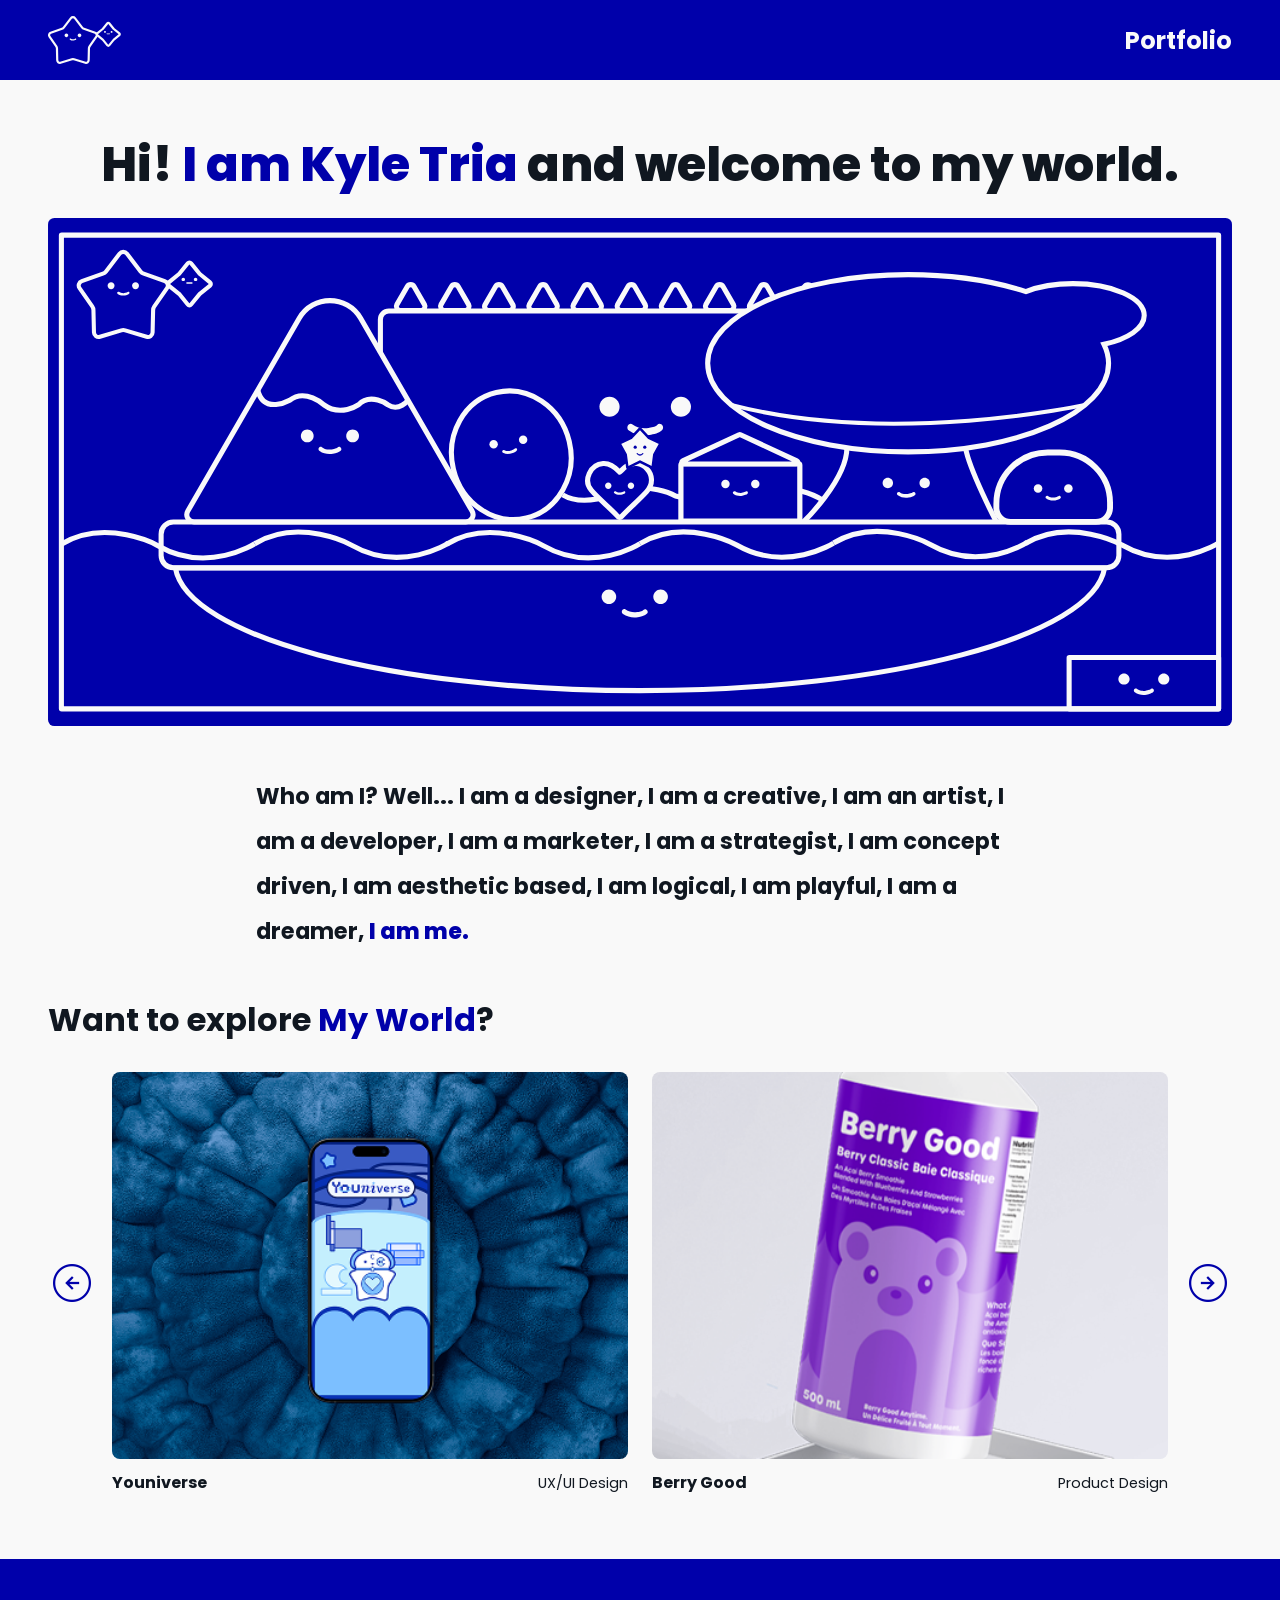
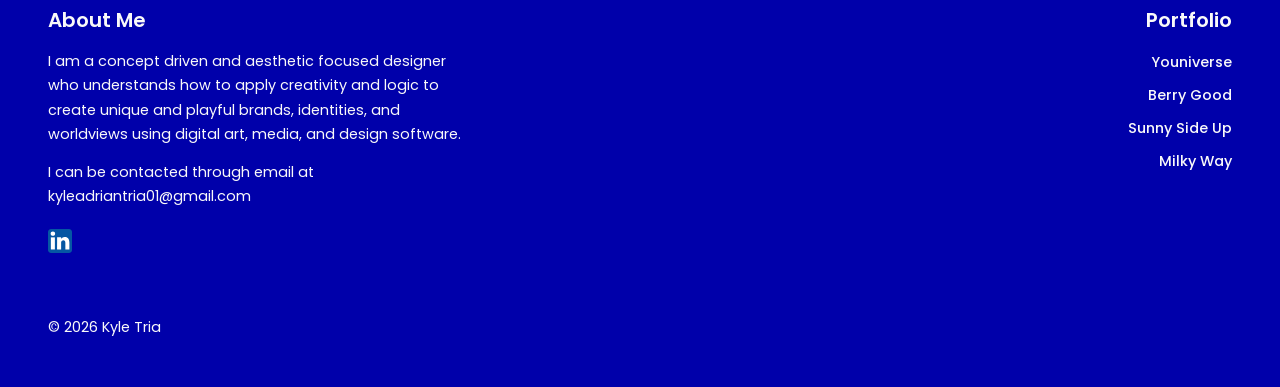
<file: index.html>
<!DOCTYPE html>
<html lang="en">
<head>
  <meta charset="UTF-8" />
  <meta name="viewport" content="width=device-width, initial-scale=1.0" />
  <title>Portfolio</title>
  <link rel="stylesheet" href="styles/global.css" />
  <link rel="stylesheet" href="styles/index.css" />
  <link rel="stylesheet" href="cursor/cursor.css" />
  <link rel="apple-touch-icon" sizes="180x180" href="favicon/apple-touch-icon.png">
  <link rel="icon" type="image/png" sizes="32x32" href="favicon/favicon-32x32.png">
  <link rel="icon" type="image/png" sizes="16x16" href="favicon/favicon-16x16.png">
  <link rel="manifest" href="favicon/site.webmanifest">
  <script src="https://cdnjs.cloudflare.com/ajax/libs/gsap/3.12.5/gsap.min.js"></script>
</head>
<body>

  <header class="header">
    <a href="index.html" class="header__logo" aria-label="Home">
      <img src="assets/Index/Logo.svg" alt="Personal Branding Logo" data-cursor="view" data-label="View Welcome Page?"></img>
    </a>
    <a href="pages/portfolio.html" class="header__nav-link" data-cursor="view" data-label="View Portfolio?">Portfolio</a>
  </header>

  <main class="home">

    <section class="home__intro">
      <h1 class="home__intro-heading">
        Hi! <span class="home__intro-heading--accent">I am Kyle Tria</span> and welcome to my world.
      </h1>
    </section>

    <section class="home__hero-img">
      <img src="assets/Index/Portfolio Artwork.svg" alt="Illustration of Kyle Tria's world" class="home__hero-illustration" />
    </section>

    <section class="home__bio">
      <p class="home__bio-text">
        Who am I? Well... I am a designer, I am a creative, I am an artist, I am a developer, I am a marketer, I am a strategist, I am concept driven, I am aesthetic based, I am logical, I am playful, I am a dreamer, <strong class="home__bio-text--accent">I am me.</strong>
      </p>
    </section>

    <section class="home__portfolio-preview">
      <h2 class="home__portfolio-heading">
        Want to explore <span class="home__portfolio-heading--accent">My World</span>?
      </h2>

      <div class="carousel">
        <button class="carousel__btn carousel__btn--prev" aria-label="Previous" onclick="moveCarousel(-1)">
          <span class="material-symbols-outlined">arrow_circle_left</span>
        </button>

        <div class="carousel__track-wrapper">
          <div class="carousel__track" id="carouselTrack">

            <div class="carousel__slide">
              <a href="pages/youniverse.html" class="carousel__item" data-cursor="view" data-label="View Youniverse?">
                <div class="carousel__item-img-wrap">
                  <img src="assets/Youniverse/Youniverse Portfolio Card.png" alt="Youniverse project" class="carousel__item-img" />
                </div>
                <div class="carousel__item-meta">
                  <span class="carousel__item-name">Youniverse</span>
                  <span class="carousel__item-type">UX/UI Design</span>
                </div>
              </a>
            </div>

            <div class="carousel__slide">
              <a href="pages/berrygood.html" class="carousel__item" data-cursor="view" data-label="View Berry Good?">
                <div class="carousel__item-img-wrap">
                  <img src="assets/Berry Good/Berry Good Portfolio Card.png" alt="Berry Good project" class="carousel__item-img" />
                </div>
                <div class="carousel__item-meta">
                  <span class="carousel__item-name">Berry Good</span>
                  <span class="carousel__item-type">Product Design</span>
                </div>
              </a>
            </div>

            <div class="carousel__slide">
              <a href="pages/sunnysideup.html" class="carousel__item" data-cursor="view" data-label="View Sunny Side Up?">
                <div class="carousel__item-img-wrap">
                  <img src="assets/Sunny Side Up/Sunny Side Up Portfolio Card.png" alt="Sunny Side Up project" class="carousel__item-img" />
                </div>
                <div class="carousel__item-meta">
                  <span class="carousel__item-name">Sunny Side Up</span>
                  <span class="carousel__item-type">Graphic Design</span>
                </div>
              </a>
            </div>

            <div class="carousel__slide">
              <a href="pages/milkyway.html" class="carousel__item" data-cursor="view" data-label="View Milky Way?">
                <div class="carousel__item-img-wrap">
                  <img src="assets/Milky Way/Milky Way Portfolio Card.png" alt="Milky Way project" class="carousel__item-img" />
                </div>
                <div class="carousel__item-meta">
                  <span class="carousel__item-name">Milky Way</span>
                  <span class="carousel__item-type">Graphic Design</span>
                </div>
              </a>
            </div>

          </div>
        </div>

        <button class="carousel__btn carousel__btn--next" aria-label="Next" onclick="moveCarousel(1)">
          <span class="material-symbols-outlined">arrow_circle_right</span>
        </button>
      </div>
    </section>

  </main>

  <footer class="footer">
    
    <div class="footer__about">
      <h4>About Me</h4>
      <p>I am a concept driven and aesthetic focused designer who understands how to apply creativity and logic to create unique and playful brands, identities, and worldviews using digital art, media, and design software.</p>
      <p>I can be contacted through email at kyleadriantria01@gmail.com</p>
      <a href="https://www.linkedin.com/in/kyle-tria-987b28381" class="footer__linkedin" aria-label="LinkedIn" data-cursor="view" data-label="View LinkedIn?">
        <img src="assets/Index/LinkedIn Logo.svg" alt="LinkedIn" />
      </a>
    </div>

    <div class="footer__nav">
      <h4>
        <a href="pages/portfolio.html" data-cursor="view" data-label="View Portfolio?">Portfolio</a>
      </h4>
      <ul class="footer__nav-list">
        <li><a href="pages/youniverse.html" data-cursor="view" data-label="View Youniverse?">Youniverse</a></li>
        <li><a href="pages/berrygood.html" data-cursor="view" data-label="View Berry Good?">Berry Good</a></li>
        <li><a href="pages/sunnysideup.html" data-cursor="view" data-label="View Sunny Side Up?">Sunny Side Up</a></li>
        <li><a href="pages/milkyway.html" data-cursor="view" data-label="View Milky Way?">Milky Way</a></li>
      </ul>
    </div>

    <p class="footer__copy">© 2026 Kyle Tria</p>

  </footer>

  <script src="cursor/cursor.js"></script>

  <script>
    function typeElement(element, delay = 0) {
      const text = element.textContent;
      element.textContent = "";
      element.style.visibility = "visible";
      const chars = text.split("");
      chars.forEach((char, i) => {
        const span = document.createElement("span");
        span.textContent = char;
        span.style.opacity = 0;
        element.appendChild(span);
        gsap.to(span, { opacity: 1, duration: 0, delay: delay + i * 0.05 });
      });
      return delay + chars.length * 0.05;
    }

    const heading = document.querySelector(".home__intro-heading");
    const accent = document.querySelector(".home__intro-heading--accent");

    const before = document.createTextNode("");
    const after = document.createTextNode("");
    heading.innerHTML = "";
    heading.appendChild(before);
    heading.appendChild(accent);
    heading.appendChild(after);

    before.textContent = "Hi! ";
    accent.textContent = "I am Kyle Tria";
    after.textContent = " and welcome to my world.";

    function typeTextNode(node, delay) {
      const text = node.textContent;
      node.textContent = "";
      const frag = document.createDocumentFragment();
      let count = 0;
      text.split("").forEach((char, i) => {
        const span = document.createElement("span");
        span.textContent = char;
        span.style.opacity = 0;
        frag.appendChild(span);
        gsap.to(span, { opacity: 1, duration: 0, delay: delay + i * 0.05 });
        count = i + 1;
      });
      node.parentNode.insertBefore(frag, node);
      node.parentNode.removeChild(node);
      return delay + count * 0.05;
    }

    const beforeSpan = document.createElement("span");
    beforeSpan.textContent = "Hi! ";
    const afterSpan = document.createElement("span");
    afterSpan.textContent = " and welcome to my world.";

    heading.innerHTML = "";
    heading.appendChild(beforeSpan);
    heading.appendChild(accent);
    heading.appendChild(afterSpan);

    let t = 0;
    t = typeElement(beforeSpan, t);
    t = typeElement(accent, t);
    typeElement(afterSpan, t);
  </script>

  <script>
    let current = 0;

    function getVisible() {
      const w = window.innerWidth;
      if (w <= 560) return 1;
      if (w <= 900) return 2;
      return 2;
    }

    function moveCarousel(dir) {
      const track = document.getElementById('carouselTrack');
      const slides = track.querySelectorAll('.carousel__slide');
      const visible = getVisible();
      const max = slides.length - visible;
      current = Math.max(0, Math.min(current + dir, max));
      const slideWidth = slides[0].getBoundingClientRect().width + parseInt(getComputedStyle(track).gap || 0);
      track.style.transform = `translateX(-${current * slideWidth}px)`;
    }

    window.addEventListener('resize', () => {
      current = 0;
      document.getElementById('carouselTrack').style.transform = 'translateX(0)';
    });
  </script>

</body>
</html>
</file>
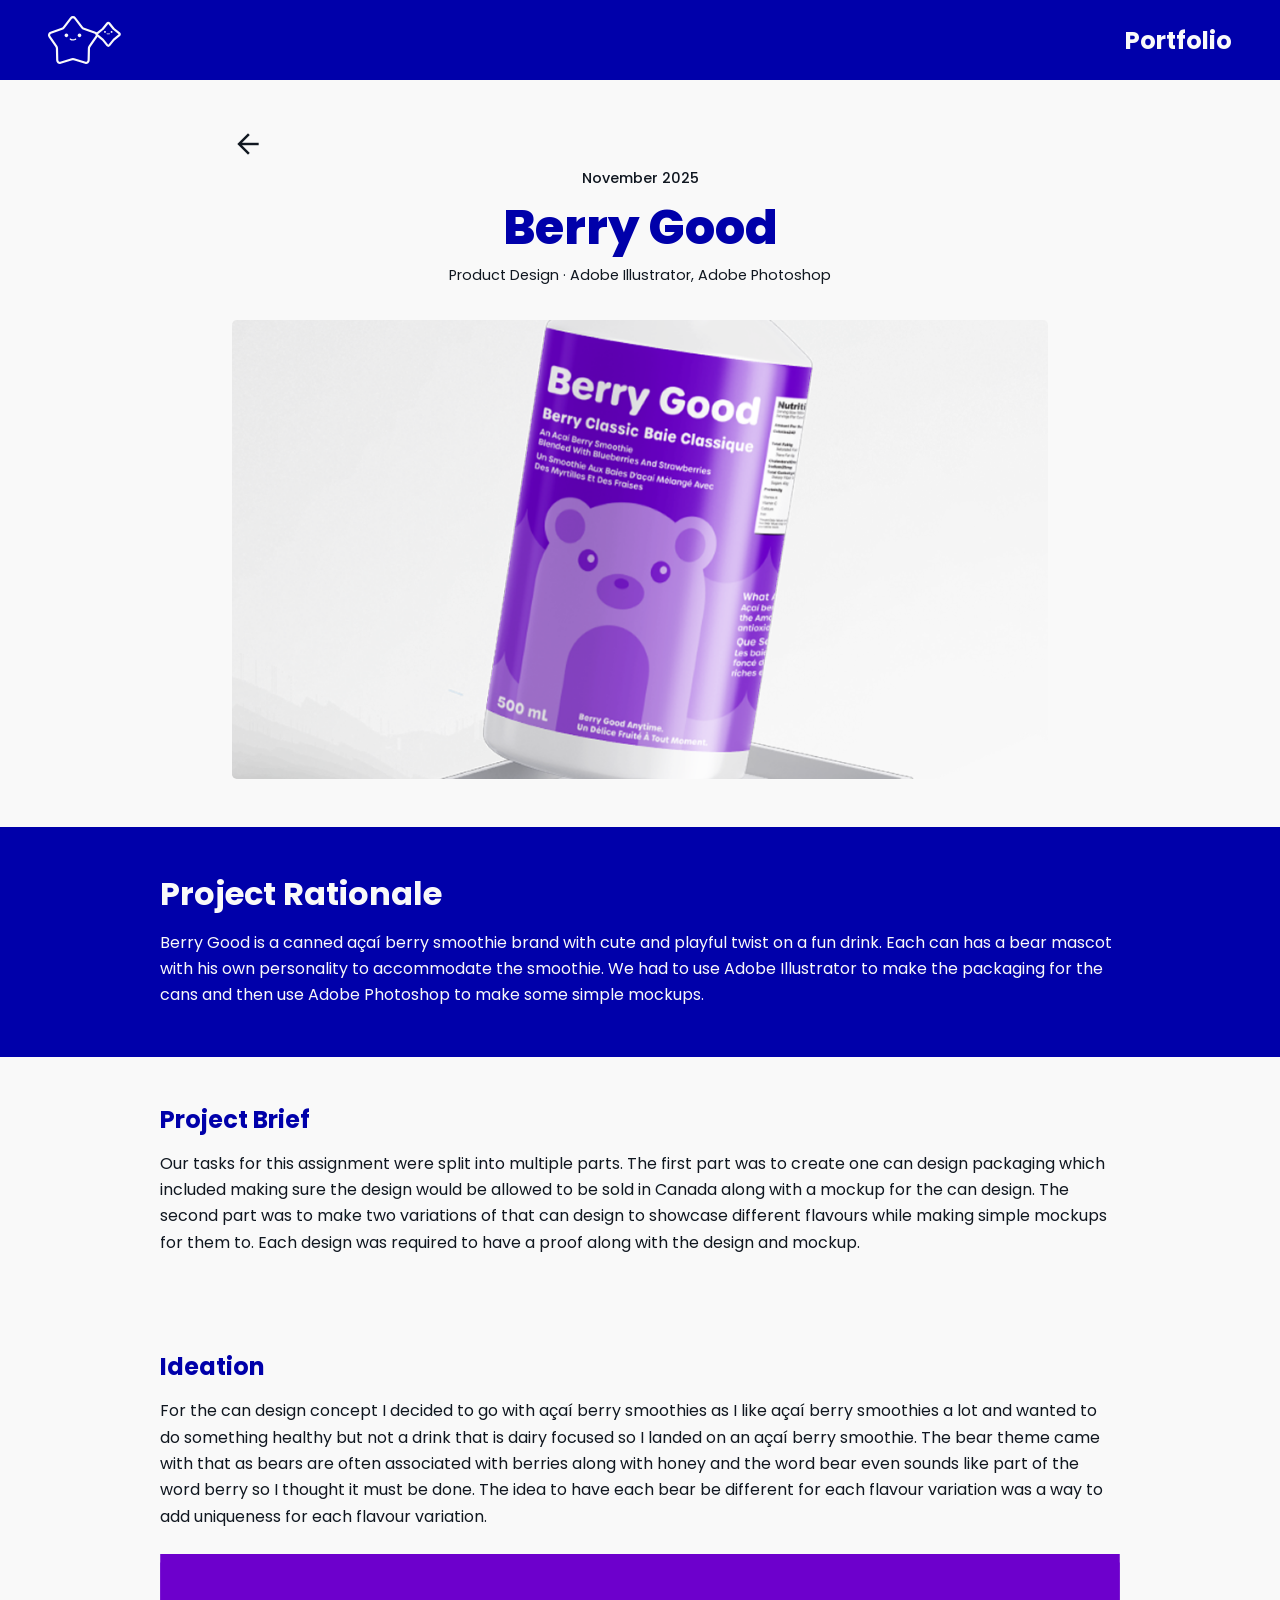
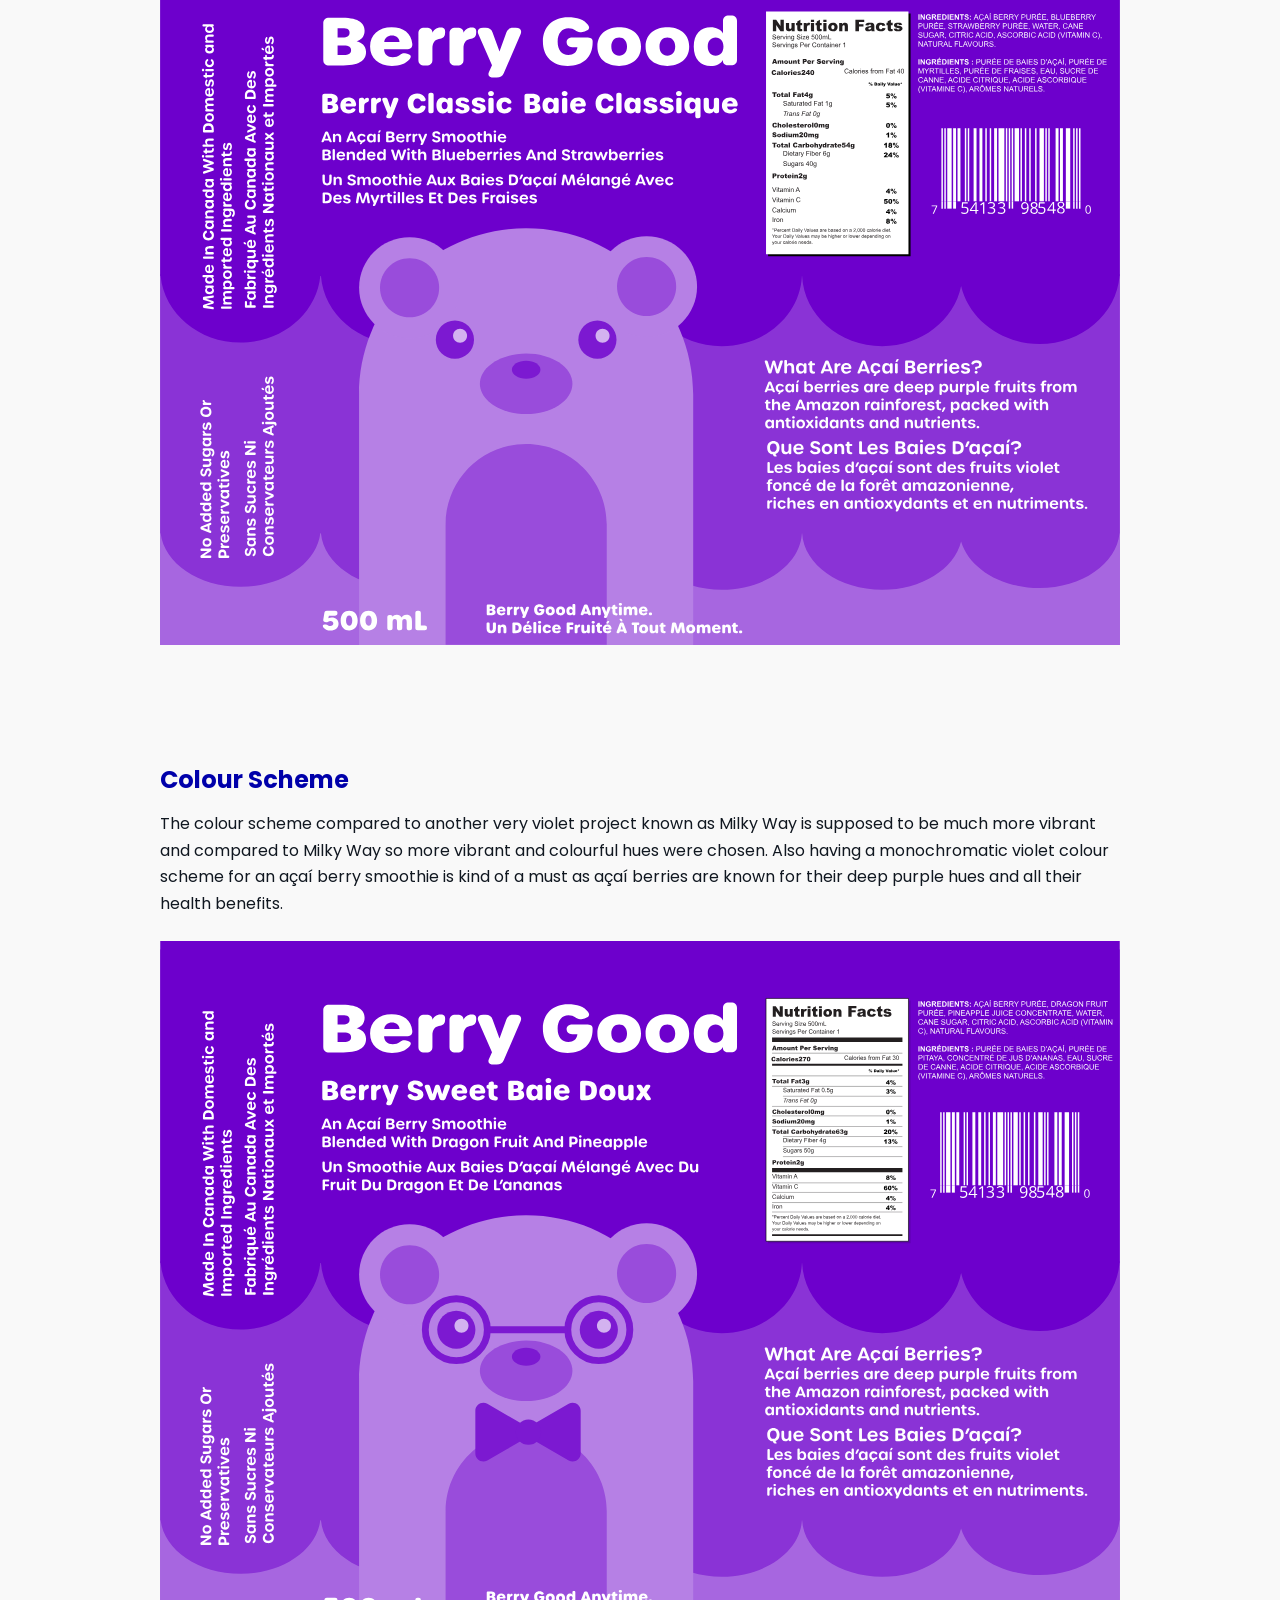
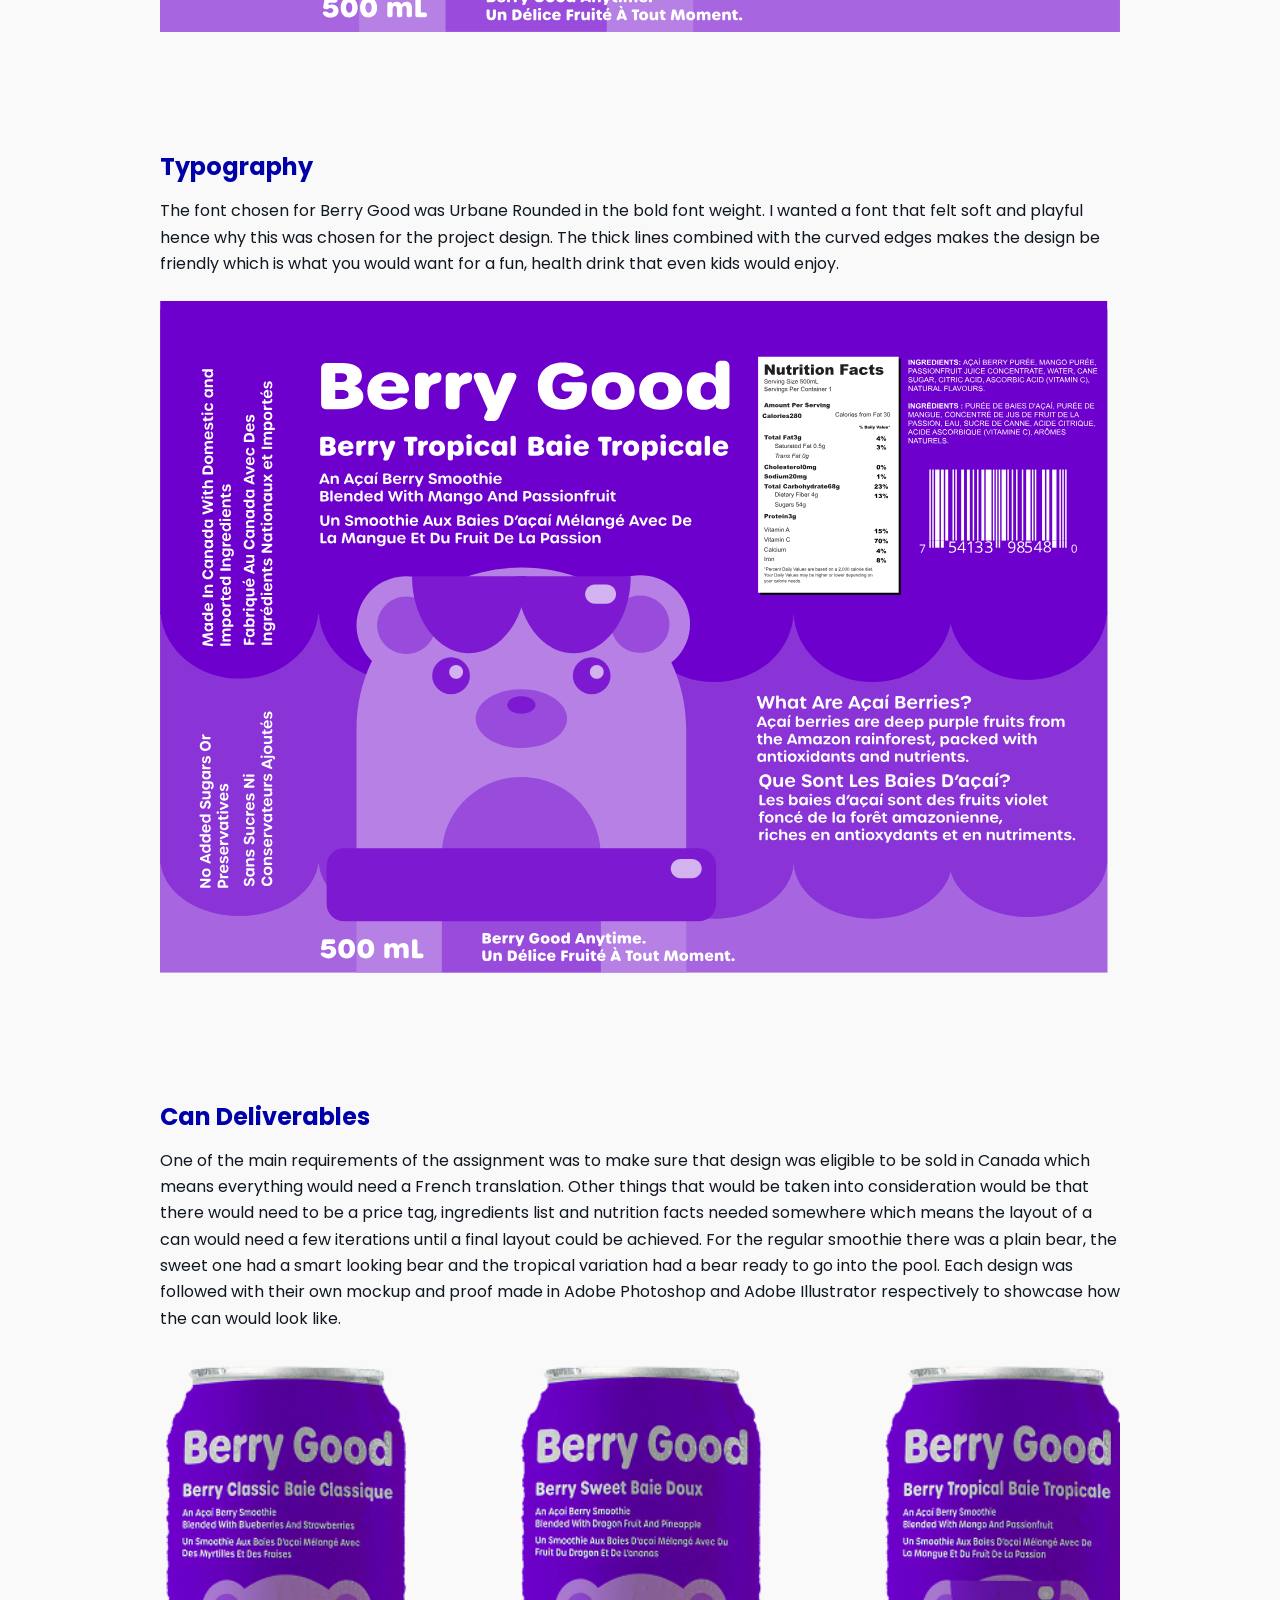
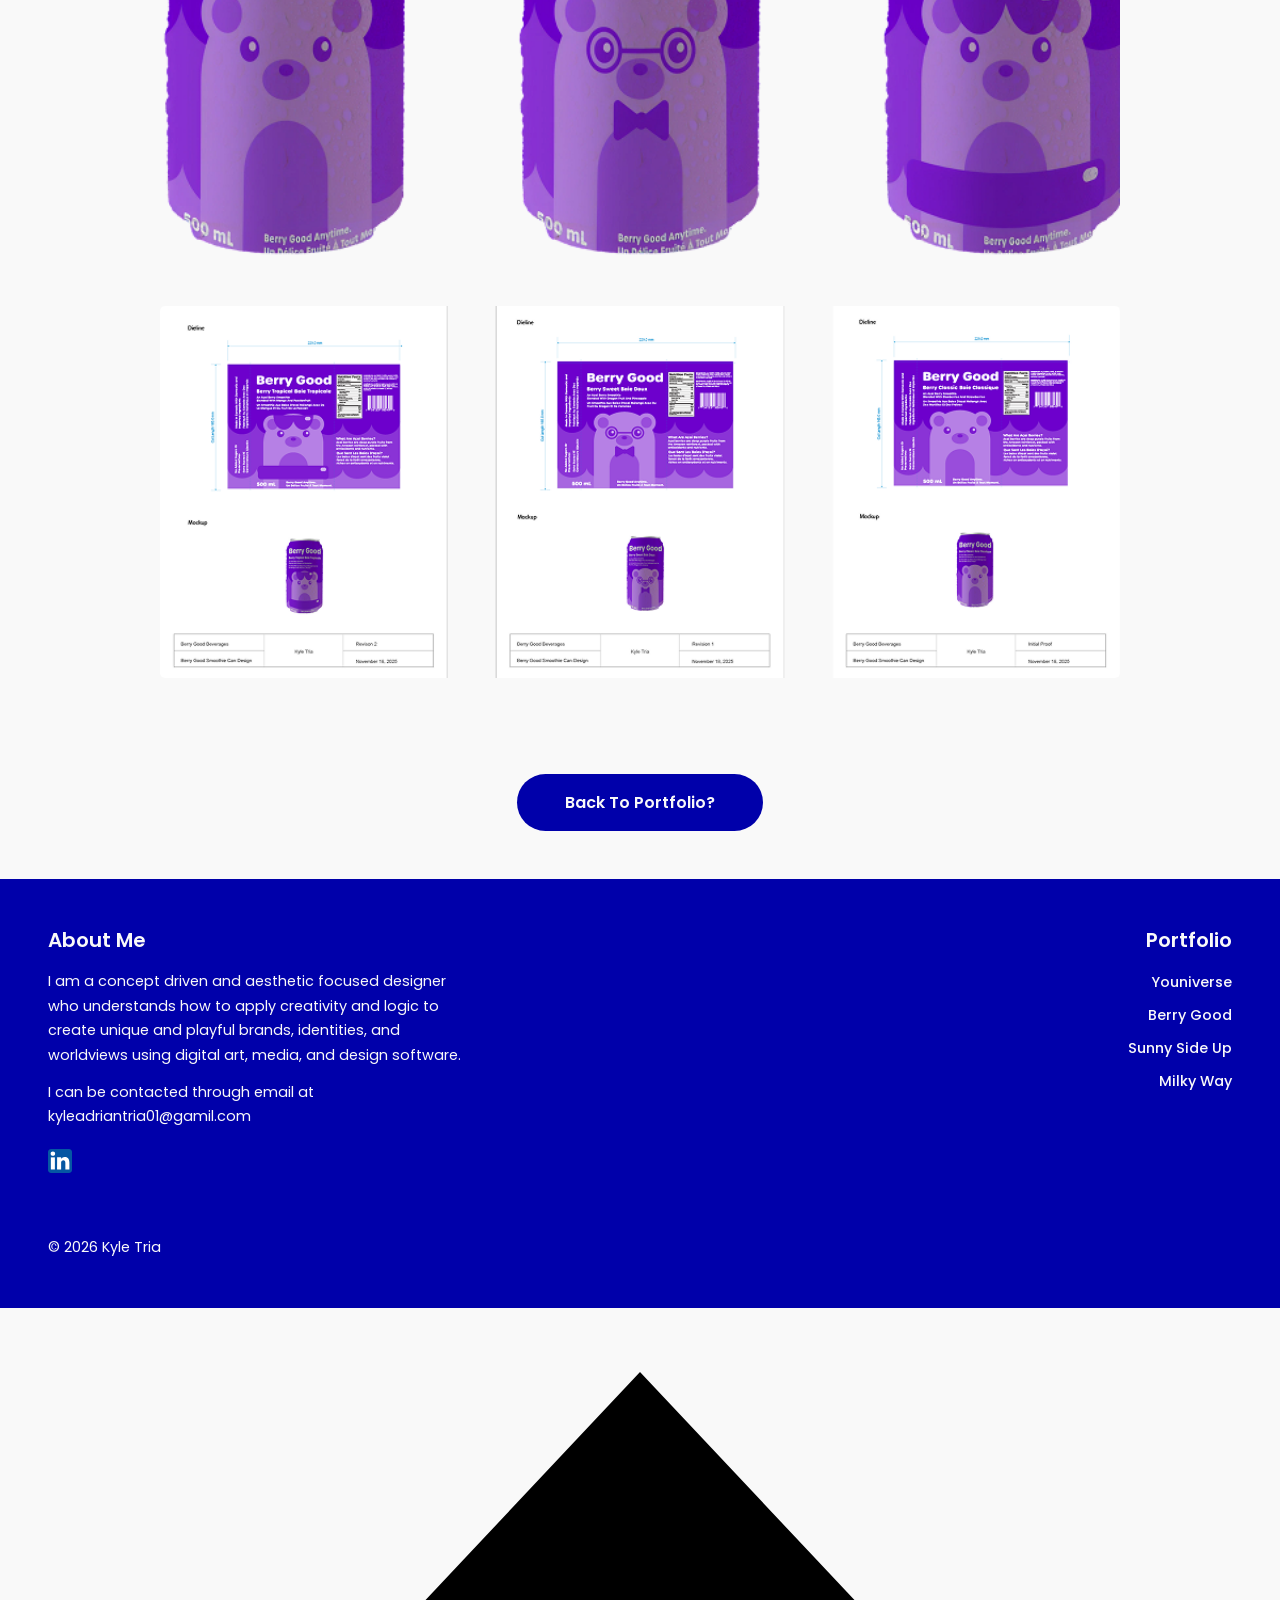
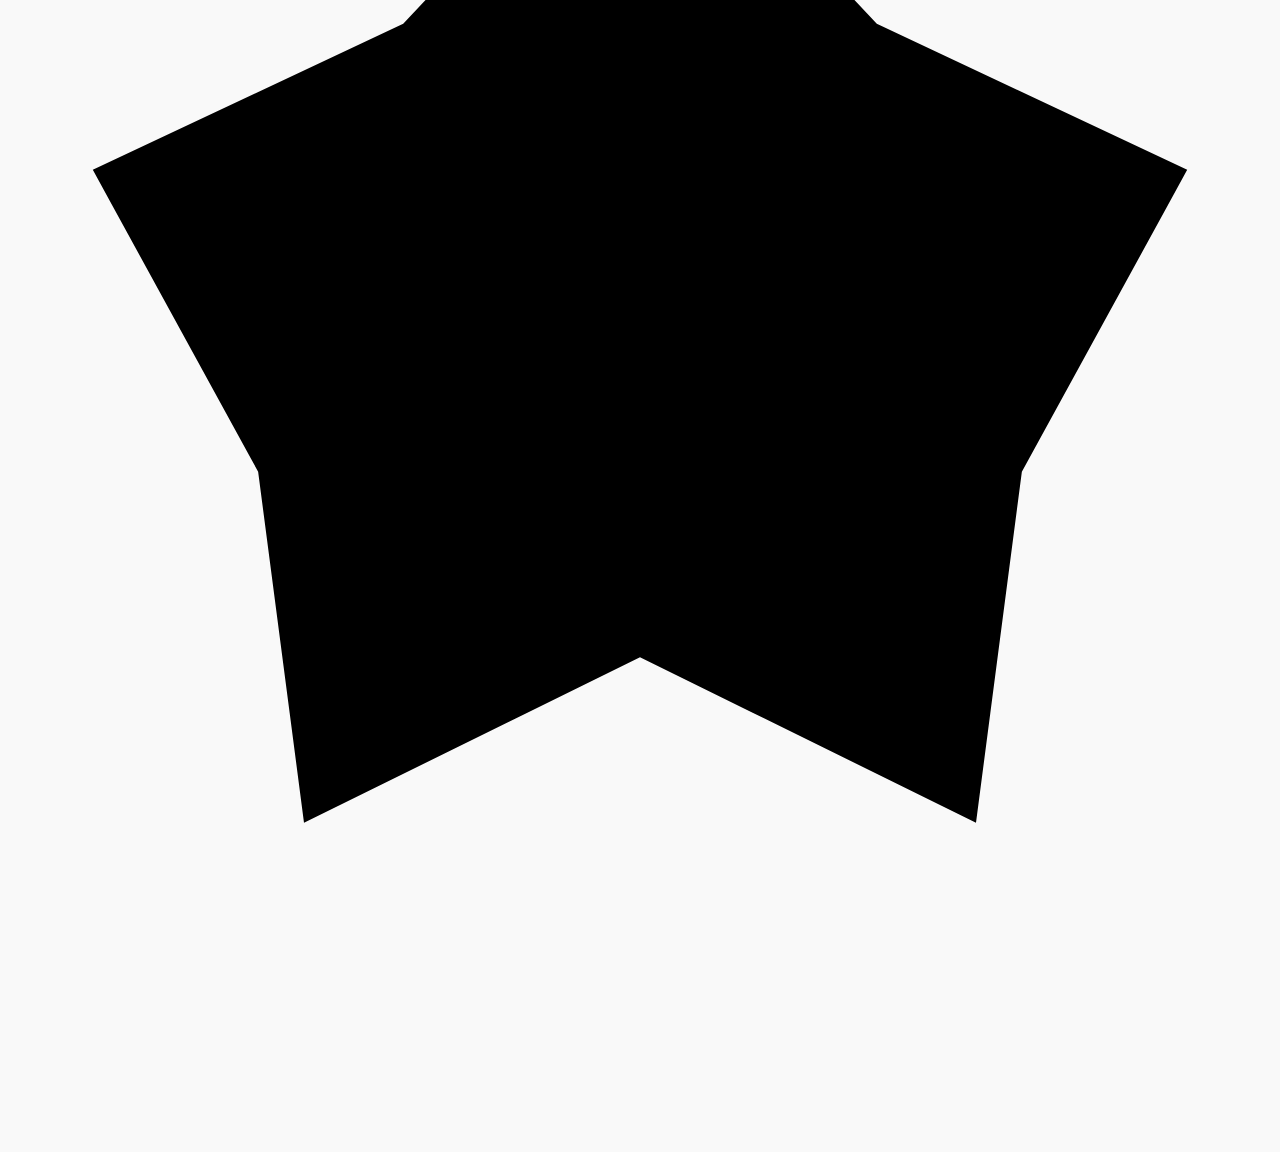
<file: berrygood.html>
<!DOCTYPE html>
<html lang="en">
<head>
  <meta charset="UTF-8" />
  <meta name="viewport" content="width=device-width, initial-scale=1.0" />
  <title>Berry Good</title>
  <link rel="stylesheet" href="styles/global.css" />
  <link rel="stylesheet" href="styles/berrygood.css" />
  <link rel="apple-touch-icon" sizes="180x180" href="/apple-touch-icon.png">
  <link rel="icon" type="image/png" sizes="32x32" href="/favicon-32x32.png">
  <link rel="icon" type="image/png" sizes="16x16" href="/favicon-16x16.png">
  <link rel="manifest" href="/site.webmanifest">
  <script src="https://cdnjs.cloudflare.com/ajax/libs/gsap/3.12.5/gsap.min.js"></script>
</head>
<body>

  <header class="header">
    <a href="index.html" class="header__logo" aria-label="Home">
      <img src="assets/Logo.svg" alt="Personal Branding Logo"></img>
    </a>
    <a href="portfolio.html" class="header__nav-link">Portfolio</a>
  </header>

  <main>

    <div class="project-header">
      <button class="back-btn" onclick="history.back()">
        <span class="material-symbols-outlined">arrow_back</span>
      </button>
      <p class="project-header__meta">November 2025</p>
      <h1 class="project-header__title">Berry Good</h1>
      <p class="project-header__subtitle">Product Design · Adobe Illustrator, Adobe Photoshop</p>
    </div>

    <div class="project-hero">
      <img src="assets/Berry Good Project Card Image.png" alt="Berry Good Project Image" class="project-hero__img" />
    </div>

    <section class="project-section project-section--blue">
      <div class="project-section__inner">
        <h2 class="project-section__heading">Project Rationale</h2>
        <div class="project-section__body">
          <p>Berry Good is a canned açaí berry smoothie brand with cute and playful twist on a fun drink. Each can has a bear mascot with his own personality to accommodate the smoothie. We had to use Adobe Illustrator to make the packaging for the cans and then use Adobe Photoshop to make some simple mockups.</p>
        </div>
      </div>
    </section>

    <section class="project-section">
      <div class="project-section__inner">
        <h3 class="project-section__heading">Project Brief</h3>
        <div class="project-section__body">
          <p>Our tasks for this assignment were split into multiple parts. The first part was to create one can design packaging which included making sure the design would be allowed to be sold in Canada along with a mockup for the can design. The second part was to make two variations of that can design to showcase different flavours while making simple mockups for them to. Each design was required to have a proof along with the design and mockup.</p>
        </div>
      </div>
    </section>

    <section class="project-section">
      <div class="project-section__inner">
        <h3 class="project-section__heading">Ideation</h3>
        <div class="project-section__body">
          <p>For the can design concept I decided to go with açaí berry smoothies as I like açaí berry smoothies a lot and wanted to do something healthy but not a drink that is dairy focused so I landed on an açaí berry smoothie. The bear theme came with that as bears are often associated with berries along with honey and the word bear even sounds like part of the word berry so I thought it must be done. The idea to have each bear be different for each flavour variation was a way to add uniqueness for each flavour variation.</p>
          <img src="assets/Berry Good Ideation.svg" alt="Berry Good berry classic can design flat" class="project-section__img" />
        </div>
      </div>
    </section>

    <section class="project-section">
      <div class="project-section__inner">
        <h3 class="project-section__heading">Colour Scheme</h3>
        <div class="project-section__body">
          <p>The colour scheme compared to another very violet project known as Milky Way is supposed to be much more vibrant and compared to Milky Way so more vibrant and colourful hues were chosen. Also having a monochromatic violet colour scheme for an açaí berry smoothie is kind of a must as açaí berries are known for their deep purple hues and all their health benefits.</p>
          <img src="assets/Berry Good Colour Scheme.svg" alt="Berry Good berry sweet can design flat" class="project-section__img" />
        </div>
      </div>
    </section>

    <section class="project-section">
      <div class="project-section__inner">
        <h3 class="project-section__heading">Typography</h3>
        <div class="project-section__body">
          <p>The font chosen for Berry Good was Urbane Rounded in the bold font weight. I wanted a font that felt soft and playful hence why this was chosen for the project design. The thick lines combined with the curved edges makes the design be friendly which is what you would want for a fun, health drink that even kids would enjoy.</p>
          <img src="assets/Berry Good Typography.svg" alt="Berry Good berry tropical can design flat" class="project-section__img" />
        </div>
      </div>
    </section>

    <section class="project-section">
      <div class="project-section__inner">
        <h3 class="project-section__heading">Can Deliverables</h3>
        <div class="project-section__body">
          <p>One of the main requirements of the assignment was to make sure that design was eligible to be sold in Canada which means everything would need a French translation. Other things that would be taken into consideration would be that there would need to be a price tag, ingredients list and nutrition facts needed somewhere which means the layout of a can would need a few iterations until a final layout could be achieved. For the regular smoothie there was a plain bear, the sweet one had a smart looking bear and the tropical variation had a bear ready to go into the pool. Each design was followed with their own mockup and proof made in Adobe Photoshop and Adobe Illustrator respectively to showcase how the can would look like.</p>
          <img src="assets/Berry Good Can Deliverables 1.png" alt="Berry Good can mockups" class="project-section__img" />
          <img src="assets/Berry Good Can Deliverables 2.png" alt="Berry Good can proofs" class="berrygood__second-img" />
        </div>
      </div>
    </section>

    <div class="project-footer-cta">
        <a href="portfolio.html" class="project-btn">Back To Portfolio?</a>
    </div>

  </main>

  <footer class="footer">
    
    <div class="footer__about">
      <h4>About Me</h4>
      <p>I am a concept driven and aesthetic focused designer who understands how to apply creativity and logic to create unique and playful brands, identities, and worldviews using digital art, media, and design software.</p>
      <p>I can be contacted through email at kyleadriantria01@gamil.com</p>
      <a href="https://www.linkedin.com/in/kyle-tria-987b28381" class="footer__linkedin" aria-label="LinkedIn">
        <img src="assets/LinkedIn Logo.svg" alt="LinkedIn" />
      </a>
    </div>

    <div class="footer__nav">
      <h4>Portfolio</h4>
      <ul class="footer__nav-list">
        <li><a href="youniverse.html">Youniverse</a></li>
        <li><a href="berrygood.html">Berry Good</a></li>
        <li><a href="sunnysideup.html">Sunny Side Up</a></li>
        <li><a href="milkyway.html">Milky Way</a></li>
      </ul>
    </div>
    
    <p class="footer__copy">© 2026 Kyle Tria</p>

  </footer>

  <script src="cursor.js"></script>

  <script>
    function typeElement(element, delay = 0) {
      const text = element.textContent;
      element.textContent = "";
      text.split("").forEach((char, i) => {
        const span = document.createElement("span");
        span.textContent = char;
        span.style.opacity = 0;
        element.appendChild(span);
        gsap.to(span, { opacity: 1, duration: 0, delay: delay + i * 0.05 });
      });
    }

    typeElement(document.querySelector(".project-header__title"));
  </script>

</body>
</html>
</file>
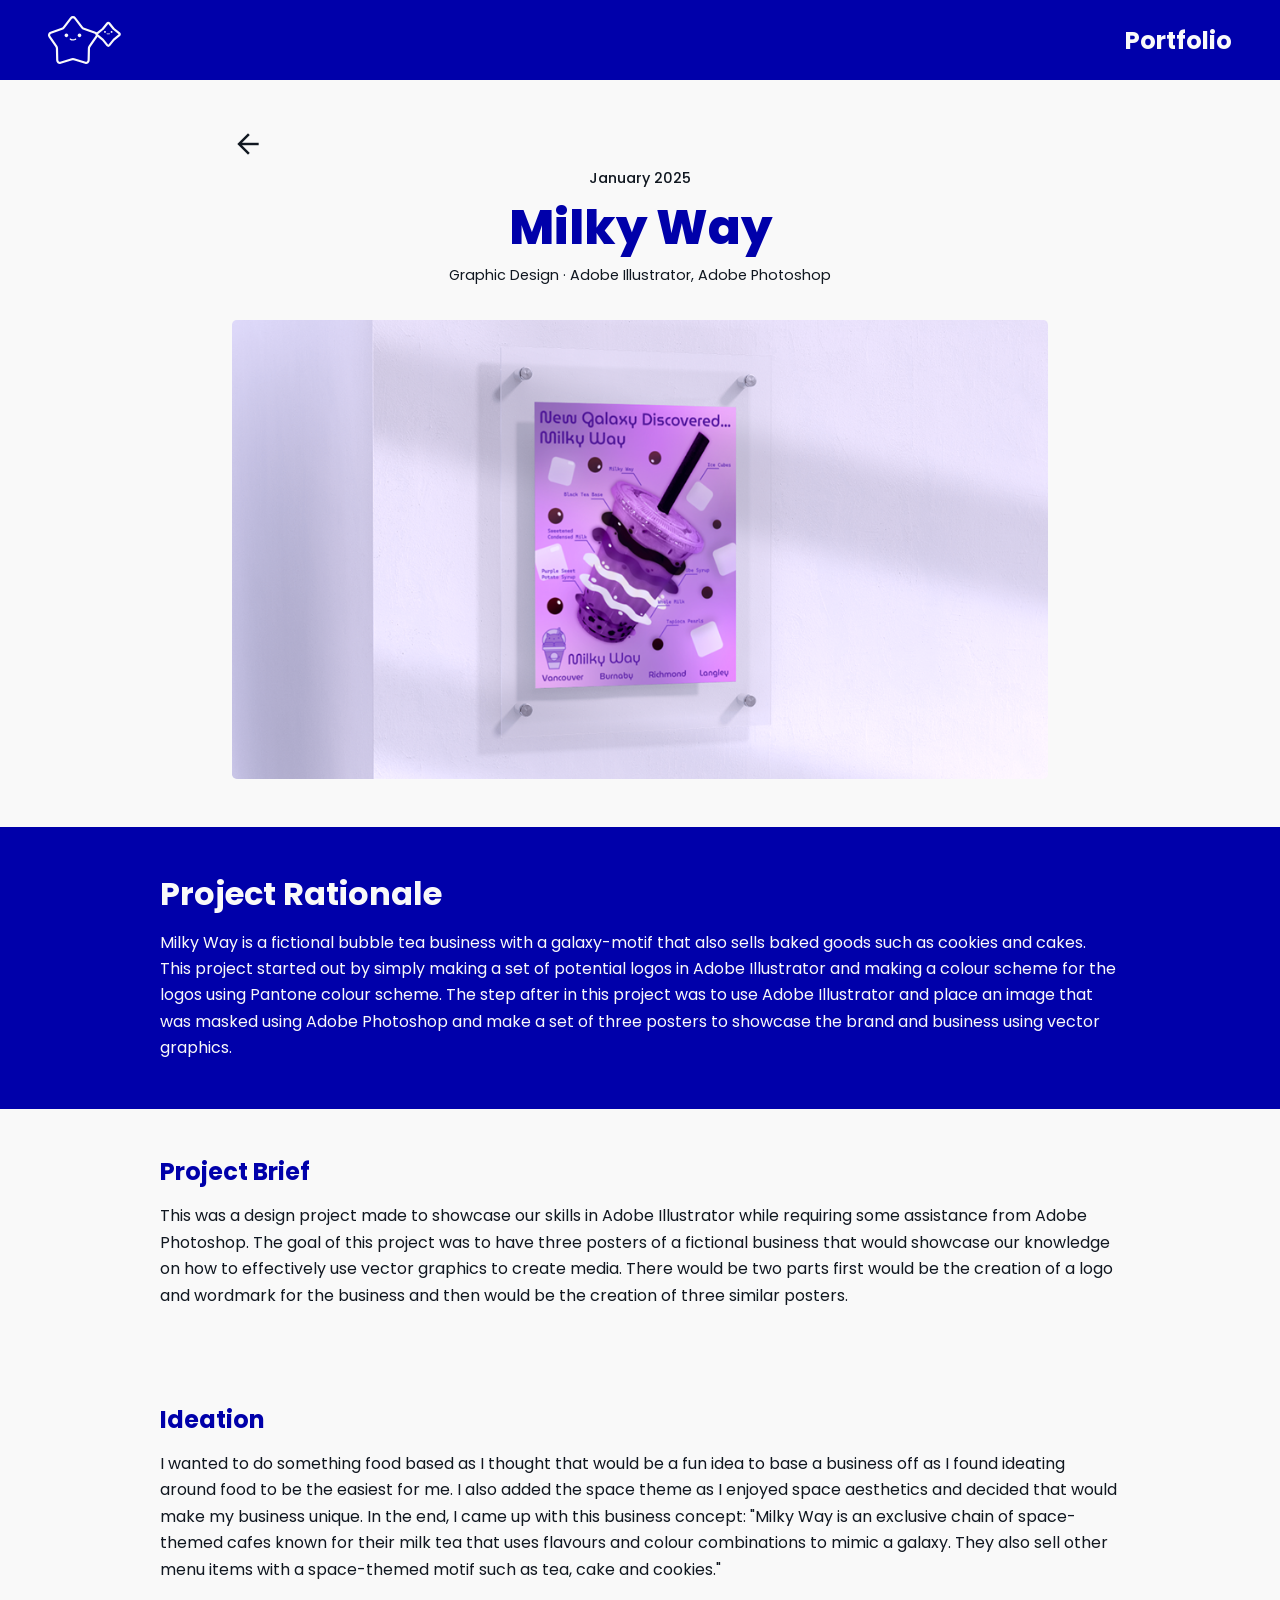
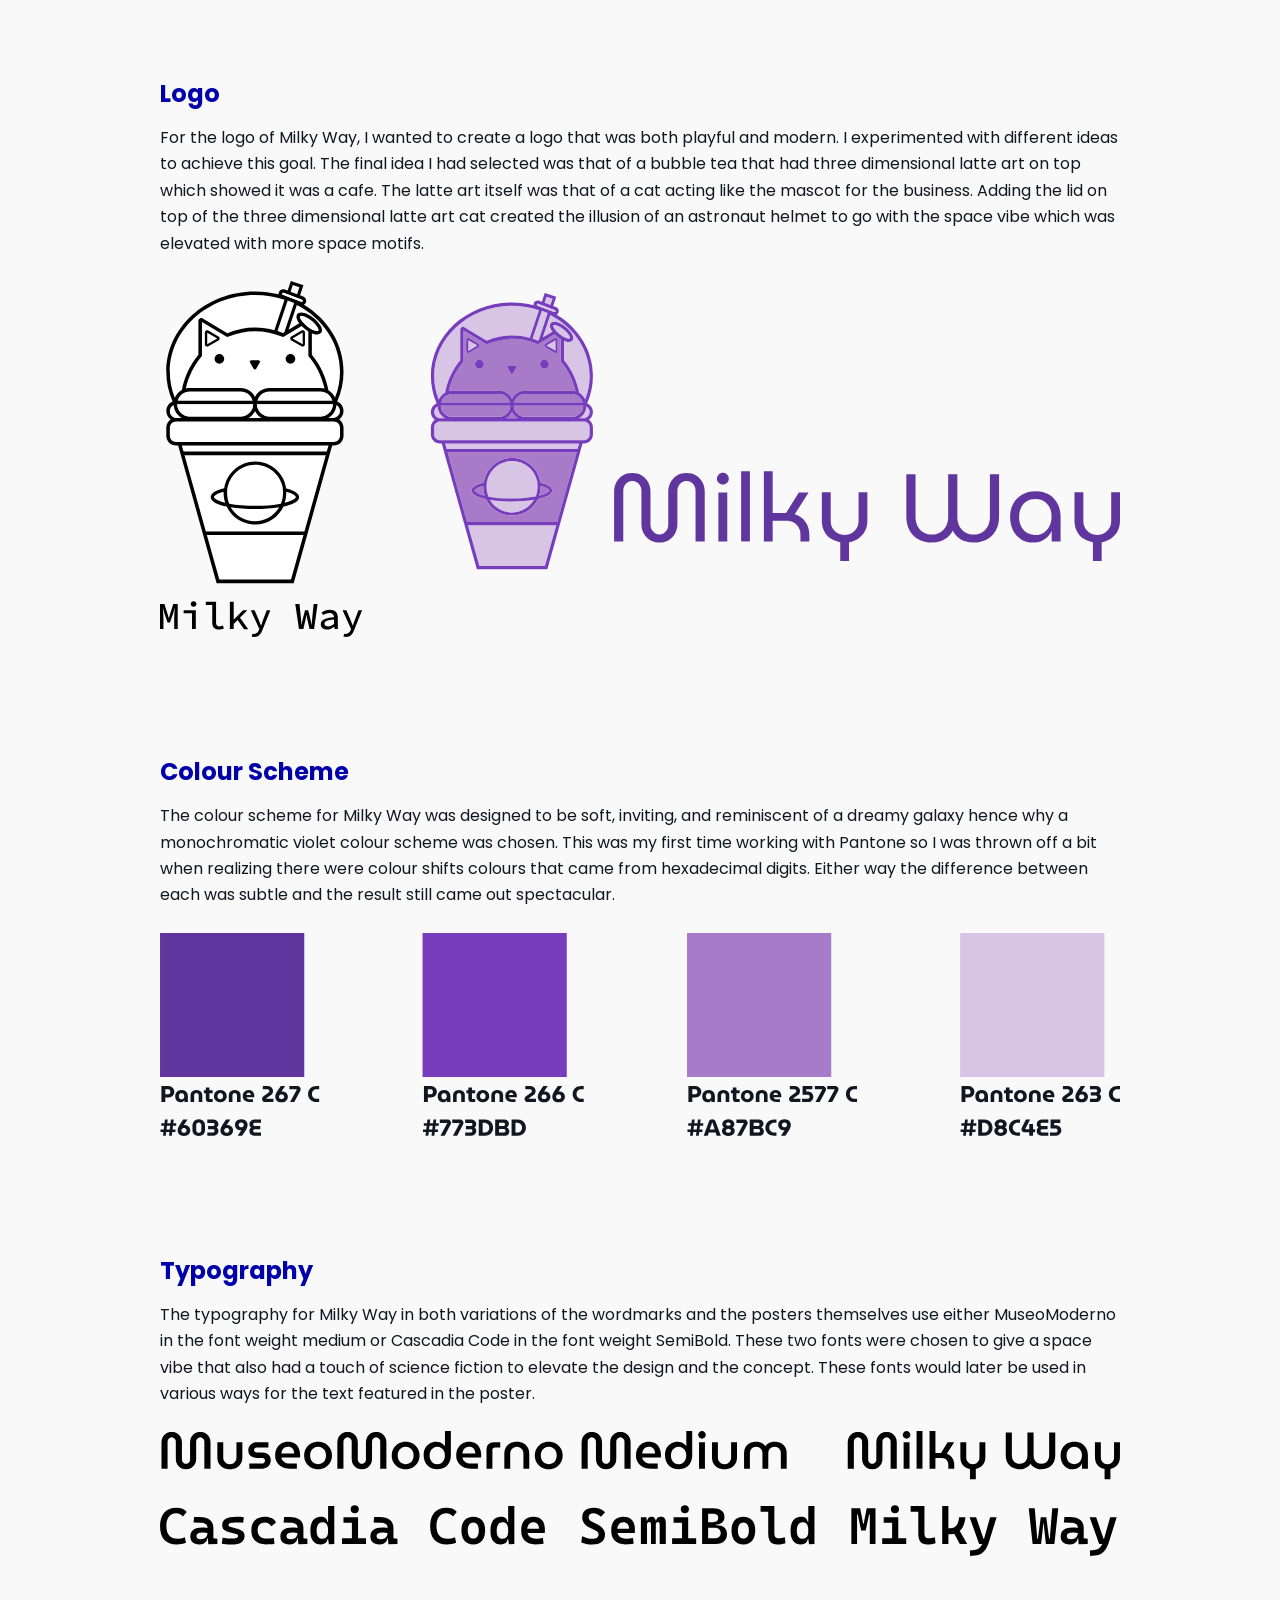
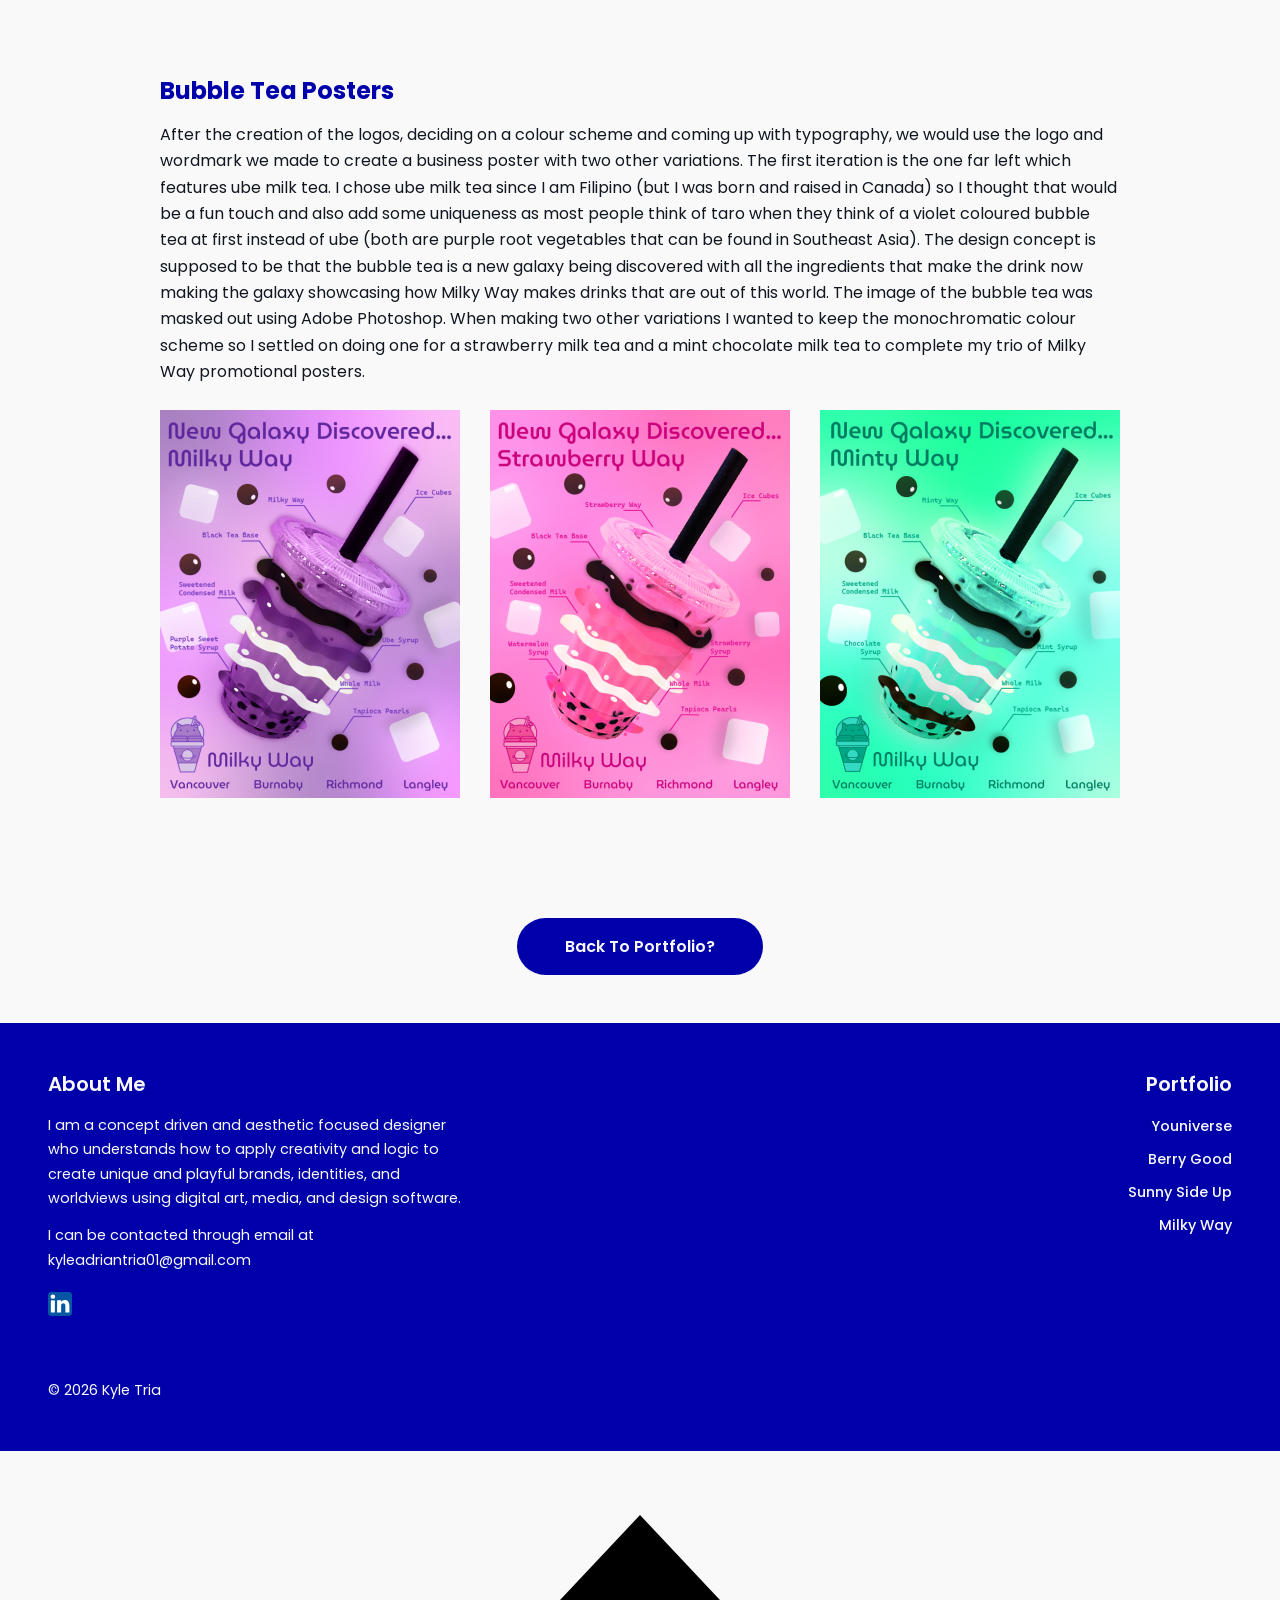
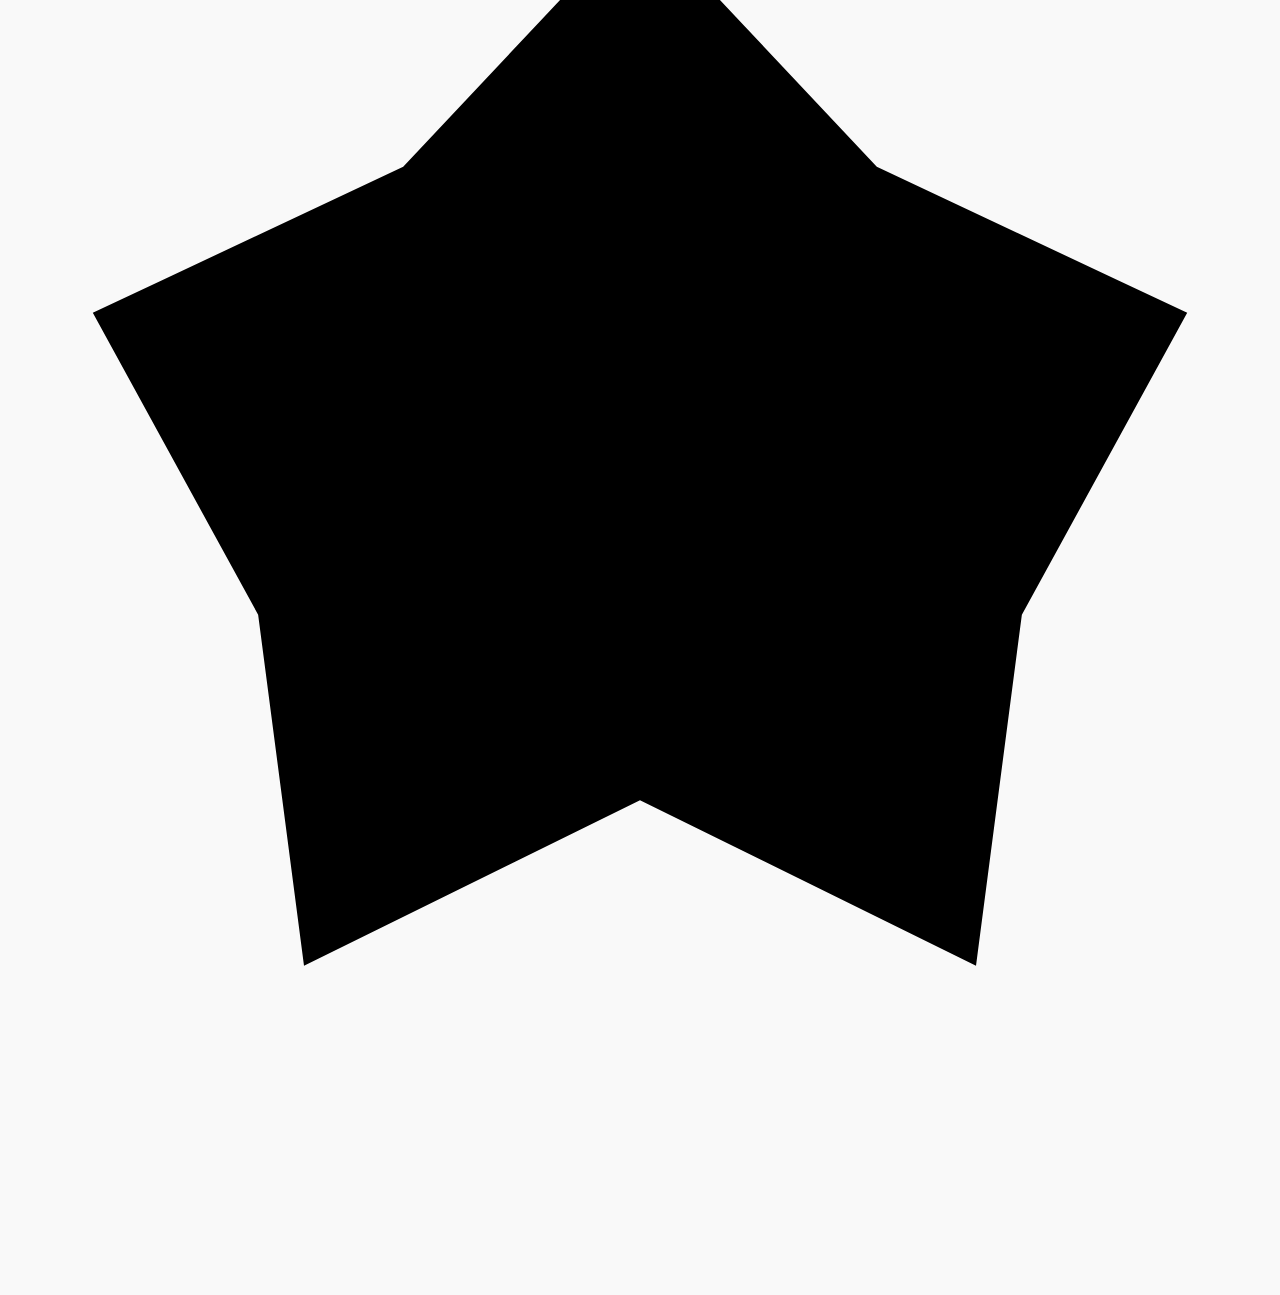
<file: milkyway.html>
<!DOCTYPE html>
<html lang="en">
<head>
  <meta charset="UTF-8" />
  <meta name="viewport" content="width=device-width, initial-scale=1.0" />
  <title>Milky Way</title>
  <link rel="stylesheet" href="styles/global.css" />
  <link rel="stylesheet" href="styles/milkyway.css" />
  <link rel="apple-touch-icon" sizes="180x180" href="/apple-touch-icon.png">
  <link rel="icon" type="image/png" sizes="32x32" href="/favicon-32x32.png">
  <link rel="icon" type="image/png" sizes="16x16" href="/favicon-16x16.png">
  <link rel="manifest" href="/site.webmanifest">
  <script src="https://cdnjs.cloudflare.com/ajax/libs/gsap/3.12.5/gsap.min.js"></script>
</head>
<body>

  <header class="header">
    <a href="index.html" class="header__logo" aria-label="Home">
      <img src="assets/Logo.svg" alt="Personal Branding Logo"></img>
    </a>
    <a href="portfolio.html" class="header__nav-link">Portfolio</a>
  </header>

  <main>

    <div class="project-header">
      <button class="back-btn" onclick="history.back()">
        <span class="material-symbols-outlined">arrow_back</span>
      </button>
      <p class="project-header__meta">January 2025</p>
      <h1 class="project-header__title">Milky Way</h1>
      <p class="project-header__subtitle">Graphic Design · Adobe Illustrator, Adobe Photoshop</p>
    </div>

    <div class="project-hero">
      <img src="assets/Milky Way Project Card Image.png" alt="Milky Way Project Image" class="project-hero__img" />
    </div>

    <section class="project-section project-section--blue">
      <div class="project-section__inner">
        <h2 class="project-section__heading">Project Rationale</h2>
        <div class="project-section__body">
          <p>Milky Way is a fictional bubble tea business with a galaxy-motif that also sells baked goods such as cookies and cakes. This project started out by simply making a set of potential logos in Adobe Illustrator and making a colour scheme for the logos using Pantone colour scheme. The step after in this project was to use Adobe Illustrator and place an image that was masked using Adobe Photoshop and make a set of three posters to showcase the brand and business using vector graphics.</p>
        </div>
      </div>
    </section>

    <section class="project-section">
      <div class="project-section__inner">
        <h3 class="project-section__heading">Project Brief</h3>
        <div class="project-section__body">
          <p>This was a design project made to showcase our skills in Adobe Illustrator while requiring some assistance from Adobe Photoshop. The goal of this project was to have three posters of a fictional business that would showcase our knowledge on how to effectively use vector graphics to create media. There would be two parts first would be the creation of a logo and wordmark for the business and then would be the creation of three similar posters.</p>
        </div>
      </div>
    </section>

    <section class="project-section">
      <div class="project-section__inner">
        <h3 class="project-section__heading">Ideation</h3>
        <div class="project-section__body">
          <p>I wanted to do something food based as I thought that would be a fun idea to base a business off as I found ideating around food to be the easiest for me. I also added the space theme as I enjoyed space aesthetics and decided that would make my business unique. In the end, I came up with this business concept: "Milky Way is an exclusive chain of space-themed cafes known for their milk tea that uses flavours and colour combinations to mimic a galaxy. They also sell other menu items with a space-themed motif such as tea, cake and cookies."</p>
        </div>
      </div>
    </section>

    <section class="project-section">
      <div class="project-section__inner">
        <h3 class="project-section__heading">Logo</h3>
        <div class="project-section__body">
          <p>For the logo of Milky Way, I wanted to create a logo that was both playful and modern. I experimented with different ideas to achieve this goal. The final idea I had selected was that of a bubble tea that had three dimensional latte art on top which showed it was a cafe. The latte art itself was that of a cat acting like the mascot for the business. Adding the lid on top of the three dimensional latte art cat created the illusion of an astronaut helmet to go with the space vibe which was elevated with more space motifs.</p>
          <img src="assets/Milky Way Logo.svg" alt="Milky Way logo and wordmark" class="project-section__img" />
        </div>
      </div>
    </section>

    <section class="project-section">
      <div class="project-section__inner">
        <h3 class="project-section__heading">Colour Scheme</h3>
        <div class="project-section__body">
          <p>The colour scheme for Milky Way was designed to be soft, inviting, and reminiscent of a dreamy galaxy hence why a monochromatic violet colour scheme was chosen. This was my first time working with Pantone so I was thrown off a bit when realizing there were colour shifts colours that came from hexadecimal digits. Either way the difference between each was subtle and the result still came out spectacular.</p>
          <img src="assets/Milky Way Colour Scheme.svg" alt="Milky Way colour scheme" class="project-section__img" />
        </div>
      </div>
    </section>

    <section class="project-section">
      <div class="project-section__inner">
        <h3 class="project-section__heading">Typography</h3>
        <div class="project-section__body">
          <p>The typography for Milky Way in both variations of the wordmarks and the posters themselves use either MuseoModerno in the font weight medium or Cascadia Code in the font weight SemiBold. These two fonts were chosen to give a space vibe that also had a touch of science fiction to elevate the design and the concept. These fonts would later be used in various ways for the text featured in the poster.</p>
          <img src="assets/Milky Way Typography.svg" alt="Milky Way typography" class="project-section__img" />
        </div>
      </div>
    </section>

    <section class="project-section">
      <div class="project-section__inner">
        <h3 class="project-section__heading">Bubble Tea Posters</h3>
        <div class="project-section__body">
          <p>After the creation of the logos, deciding on a colour scheme and coming up with typography, we would use the logo and wordmark we made to create a business poster with two other variations. The first iteration is the one far left which features ube milk tea. I chose ube milk tea since I am Filipino (but I was born and raised in Canada) so I thought that would be a fun touch and also add some uniqueness as most people think of taro when they think of a violet coloured bubble tea at first instead of ube (both are purple root vegetables that can be found in Southeast Asia). The design concept is supposed to be that the bubble tea is a new galaxy being discovered with all the ingredients that make the drink now making the galaxy showcasing how Milky Way makes drinks that are out of this world. The image of the bubble tea was masked out using Adobe Photoshop. When making two other variations I wanted to keep the monochromatic colour scheme so I settled on doing one for a strawberry milk tea and a mint chocolate milk tea to complete my trio of Milky Way promotional posters.</p>
          <img src="assets/Milky Way Bubble Tea Posters.svg" alt="Milky Way bubble tea posters" class="project-section__img" />
        </div>
      </div>
    </section>

    <div class="project-footer-cta">
        <a href="portfolio.html" class="project-btn">Back To Portfolio?</a>
    </div>

  </main>

  <footer class="footer">

    <div class="footer__about">
      <h4>About Me</h4>
      <p>I am a concept driven and aesthetic focused designer who understands how to apply creativity and logic to create unique and playful brands, identities, and worldviews using digital art, media, and design software.</p>
      <p>I can be contacted through email at kyleadriantria01@gmail.com</p>
      <a href="https://www.linkedin.com/in/kyle-tria-987b28381" class="footer__linkedin" aria-label="LinkedIn">
        <img src="assets/LinkedIn Logo.svg" alt="LinkedIn" />
      </a>
    </div>

    <div class="footer__nav">
      <h4>Portfolio</h4>
      <ul class="footer__nav-list">
        <li><a href="youniverse.html">Youniverse</a></li>
        <li><a href="berrygood.html">Berry Good</a></li>
        <li><a href="sunnysideup.html">Sunny Side Up</a></li>
        <li><a href="milkyway.html">Milky Way</a></li>
      </ul>
    </div>
    
    <p class="footer__copy">© 2026 Kyle Tria</p>

  </footer>

  <script src="cursor.js"></script>

  <script>
    function typeElement(element, delay = 0) {
      const text = element.textContent;
      element.textContent = "";
      text.split("").forEach((char, i) => {
        const span = document.createElement("span");
        span.textContent = char;
        span.style.opacity = 0;
        element.appendChild(span);
        gsap.to(span, { opacity: 1, duration: 0, delay: delay + i * 0.05 });
      });
    }

    typeElement(document.querySelector(".project-header__title"));
  </script>

</body>
</html>
</file>
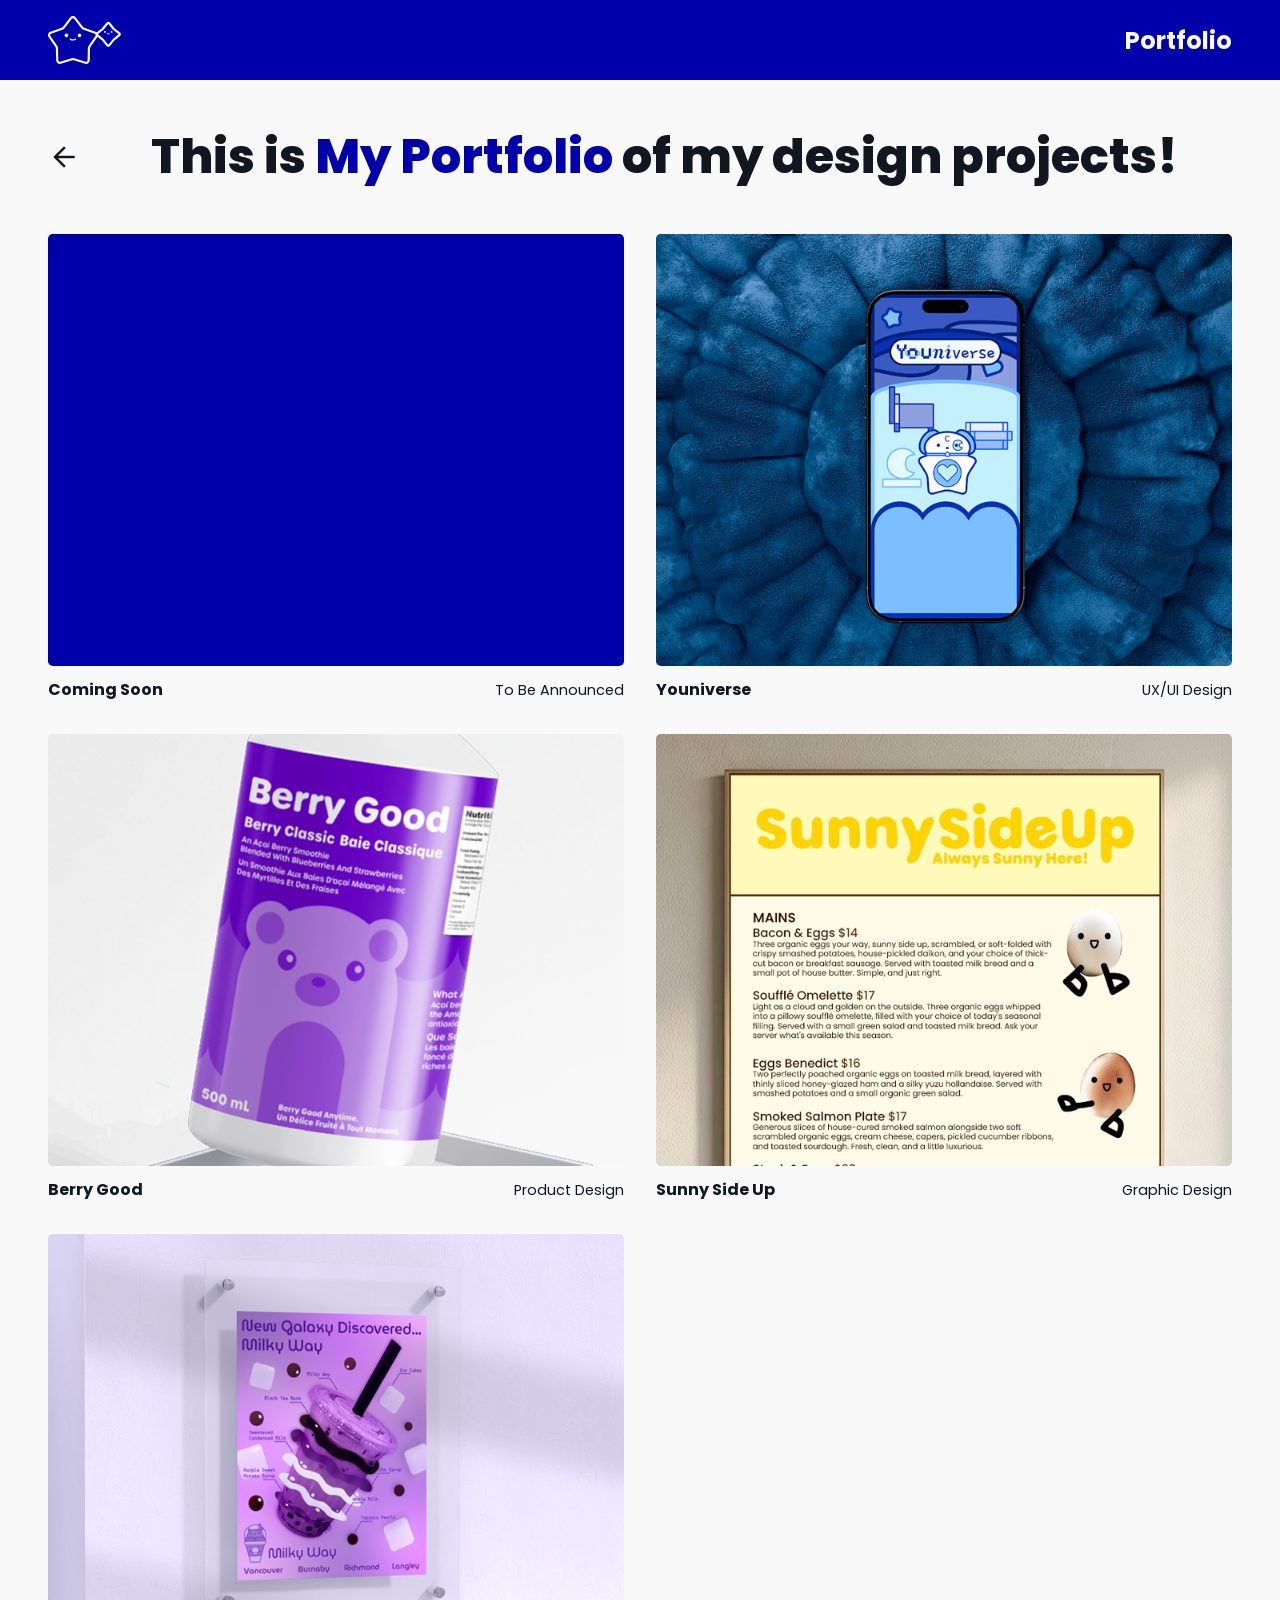
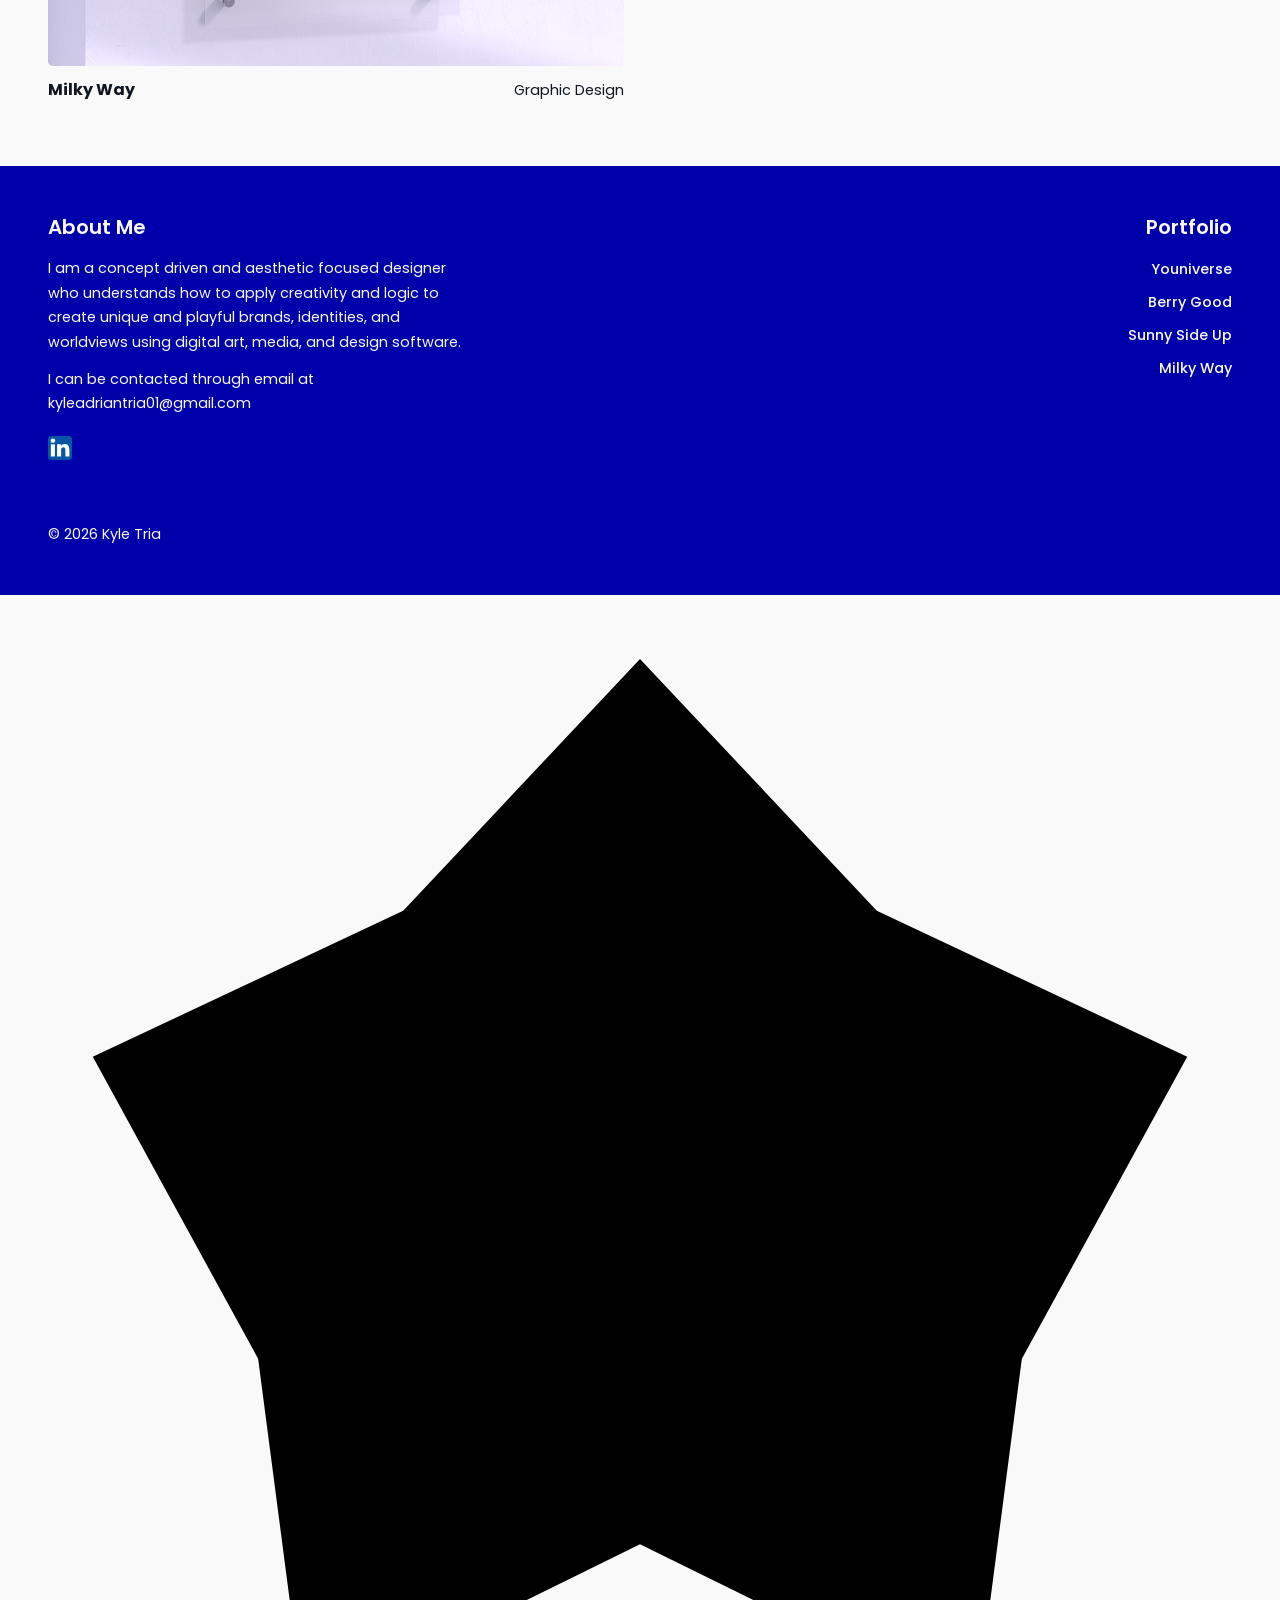
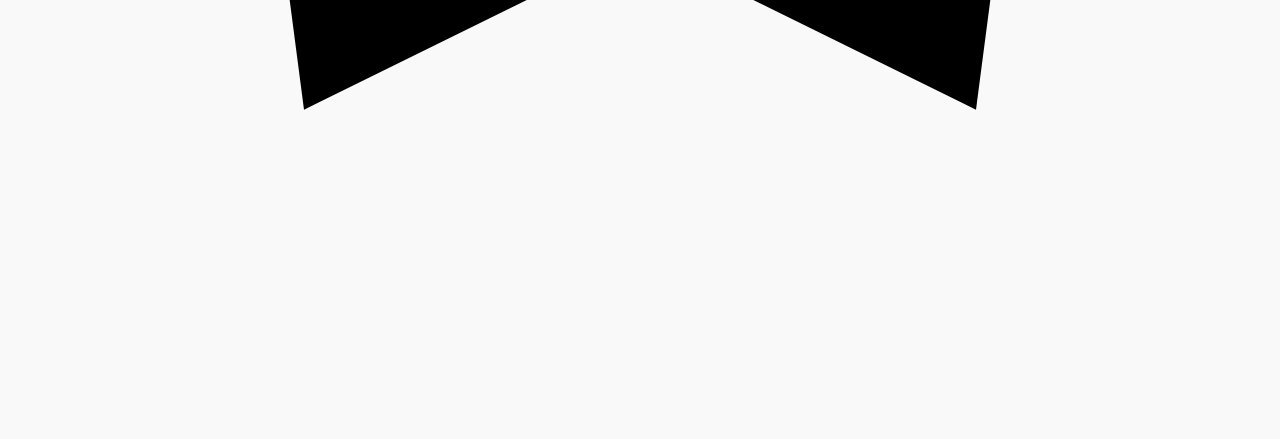
<file: portfolio.html>
<!DOCTYPE html>
<html lang="en">
<head>
  <meta charset="UTF-8" />
  <meta name="viewport" content="width=device-width, initial-scale=1.0" />
  <title>Portfolio</title>
  <link rel="stylesheet" href="styles/global.css" />
  <link rel="stylesheet" href="styles/portfolio.css" />
  <link rel="apple-touch-icon" sizes="180x180" href="/apple-touch-icon.png">
  <link rel="icon" type="image/png" sizes="32x32" href="/favicon-32x32.png">
  <link rel="icon" type="image/png" sizes="16x16" href="/favicon-16x16.png">
  <link rel="manifest" href="/site.webmanifest">
  <script src="https://cdnjs.cloudflare.com/ajax/libs/gsap/3.12.5/gsap.min.js"></script>
</head>
<body>

  <header class="header">
    <a href="index.html" class="header__logo" aria-label="Home">
      <img src="assets/Logo.svg" alt="Personal Branding Logo"></img>
    </a>
    <a href="portfolio.html" class="header__nav-link">Portfolio</a>
  </header>

  <main class="portfolio">

    <div class="portfolio__page-header">
      <button class="back-btn" onclick="history.back()">
        <span class="material-symbols-outlined">arrow_back</span>
      </button>
      <h1 class="portfolio__heading">
        This is <span class="portfolio__heading--accent">My Portfolio</span> of my design projects!
      </h1>
    </div>

    <div class="portfolio__grid">

      <!-- When adding project remove onclick="return false;" and properly fill in alt="" -->
      <a href="#" onclick="return false;" class="portfolio__item">
        <div class="portfolio__item-img-wrap">
          <img src="assets/Portfolio Placeholder Card.svg" alt="" class="portfolio__item-img" />
        </div>
        <div class="portfolio__item-meta">
          <span class="portfolio__item-name">Coming Soon</span>
          <span class="portfolio__item-type">To Be Announced</span>
        </div>
      </a>

      <a href="youniverse.html" class="portfolio__item">
        <div class="portfolio__item-img-wrap">
          <img src="assets/Youniverse Project Card Image.png" alt="Youniverse project" class="portfolio__item-img" />
        </div>
        <div class="portfolio__item-meta">
          <span class="portfolio__item-name">Youniverse</span>
          <span class="portfolio__item-type">UX/UI Design</span>
        </div>
      </a>

      <a href="berrygood.html" class="portfolio__item">
        <div class="portfolio__item-img-wrap">
          <img src="assets/Berry Good Project Card Image.png" alt="Berry Good project" class="portfolio__item-img" />
        </div>
        <div class="portfolio__item-meta">
          <span class="portfolio__item-name">Berry Good</span>
          <span class="portfolio__item-type">Product Design</span>
        </div>
      </a>

      <a href="sunnysideup.html" class="portfolio__item">
        <div class="portfolio__item-img-wrap">
          <img src="assets/Sunny Side Up Project Card Image.png" alt="Sunny Side Up project" class="portfolio__item-img" />
        </div>
        <div class="portfolio__item-meta">
          <span class="portfolio__item-name">Sunny Side Up</span>
          <span class="portfolio__item-type">Graphic Design</span>
        </div>
      </a>

      <a href="milkyway.html" class="portfolio__item">
        <div class="portfolio__item-img-wrap">
          <img src="assets/Milky Way Project Card Image.png" alt="Milky Way project" class="portfolio__item-img" />
        </div>
        <div class="portfolio__item-meta">
          <span class="portfolio__item-name">Milky Way</span>
          <span class="portfolio__item-type">Graphic Design</span>
        </div>
      </a>

    </div>

  </main>

  <footer class="footer">
    <div class="footer__about">
      <h4>About Me</h4>
      <p>I am a concept driven and aesthetic focused designer who understands how to apply creativity and logic to create unique and playful brands, identities, and worldviews using digital art, media, and design software.</p>
      <p>I can be contacted through email at kyleadriantria01@gmail.com</p>
      <a href="https://www.linkedin.com/in/kyle-tria-987b28381" class="footer__linkedin" aria-label="LinkedIn">
        <img src="assets/LinkedIn Logo.svg" alt="LinkedIn" />
      </a>
    </div>

    <div class="footer__nav">
      <h4>Portfolio</h4>
      <ul class="footer__nav-list">
        <li><a href="youniverse.html">Youniverse</a></li>
        <li><a href="berrygood.html">Berry Good</a></li>
        <li><a href="sunnysideup.html">Sunny Side Up</a></li>
        <li><a href="milkyway.html">Milky Way</a></li>
      </ul>
    </div>

    <p class="footer__copy">© 2026 Kyle Tria</p>
    
  </footer>

  <script src="cursor.js"></script>

  <script>
    function typeElement(element, delay = 0) {
      const text = element.textContent;
      element.textContent = "";
      const chars = text.split("");
      chars.forEach((char, i) => {
        const span = document.createElement("span");
        span.textContent = char;
        span.style.opacity = 0;
        element.appendChild(span);
        gsap.to(span, { opacity: 1, duration: 0, delay: delay + i * 0.05 });
      });
      return delay + chars.length * 0.05;
    }

    const heading = document.querySelector(".portfolio__heading");
    const accent = document.querySelector(".portfolio__heading--accent");

    const beforeSpan = document.createElement("span");
    beforeSpan.textContent = "This is ";
    const afterSpan = document.createElement("span");
    afterSpan.textContent = " of my design projects!";

    heading.innerHTML = "";
    heading.appendChild(beforeSpan);
    heading.appendChild(accent);
    heading.appendChild(afterSpan);

    let t = 0;
    t = typeElement(beforeSpan, t);
    t = typeElement(accent, t);
    typeElement(afterSpan, t);
  </script>

</body>
</html>
</file>
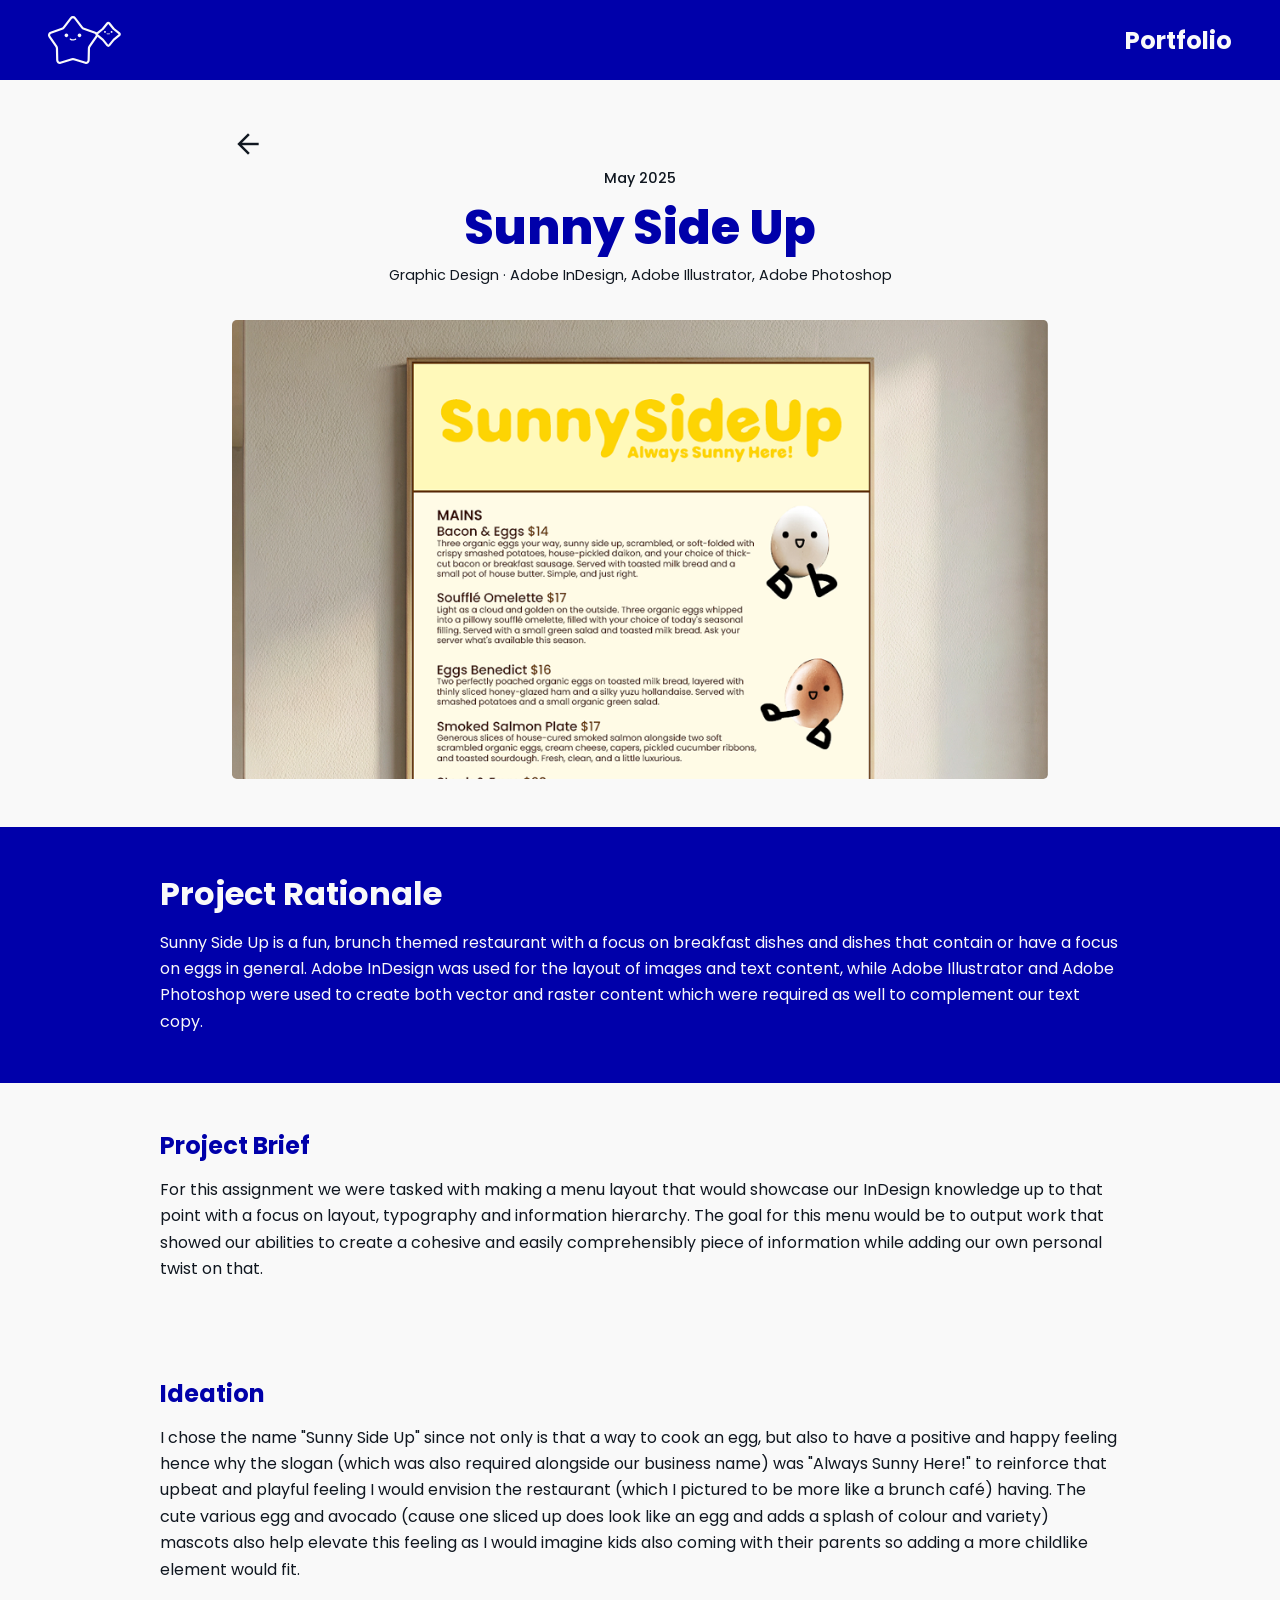
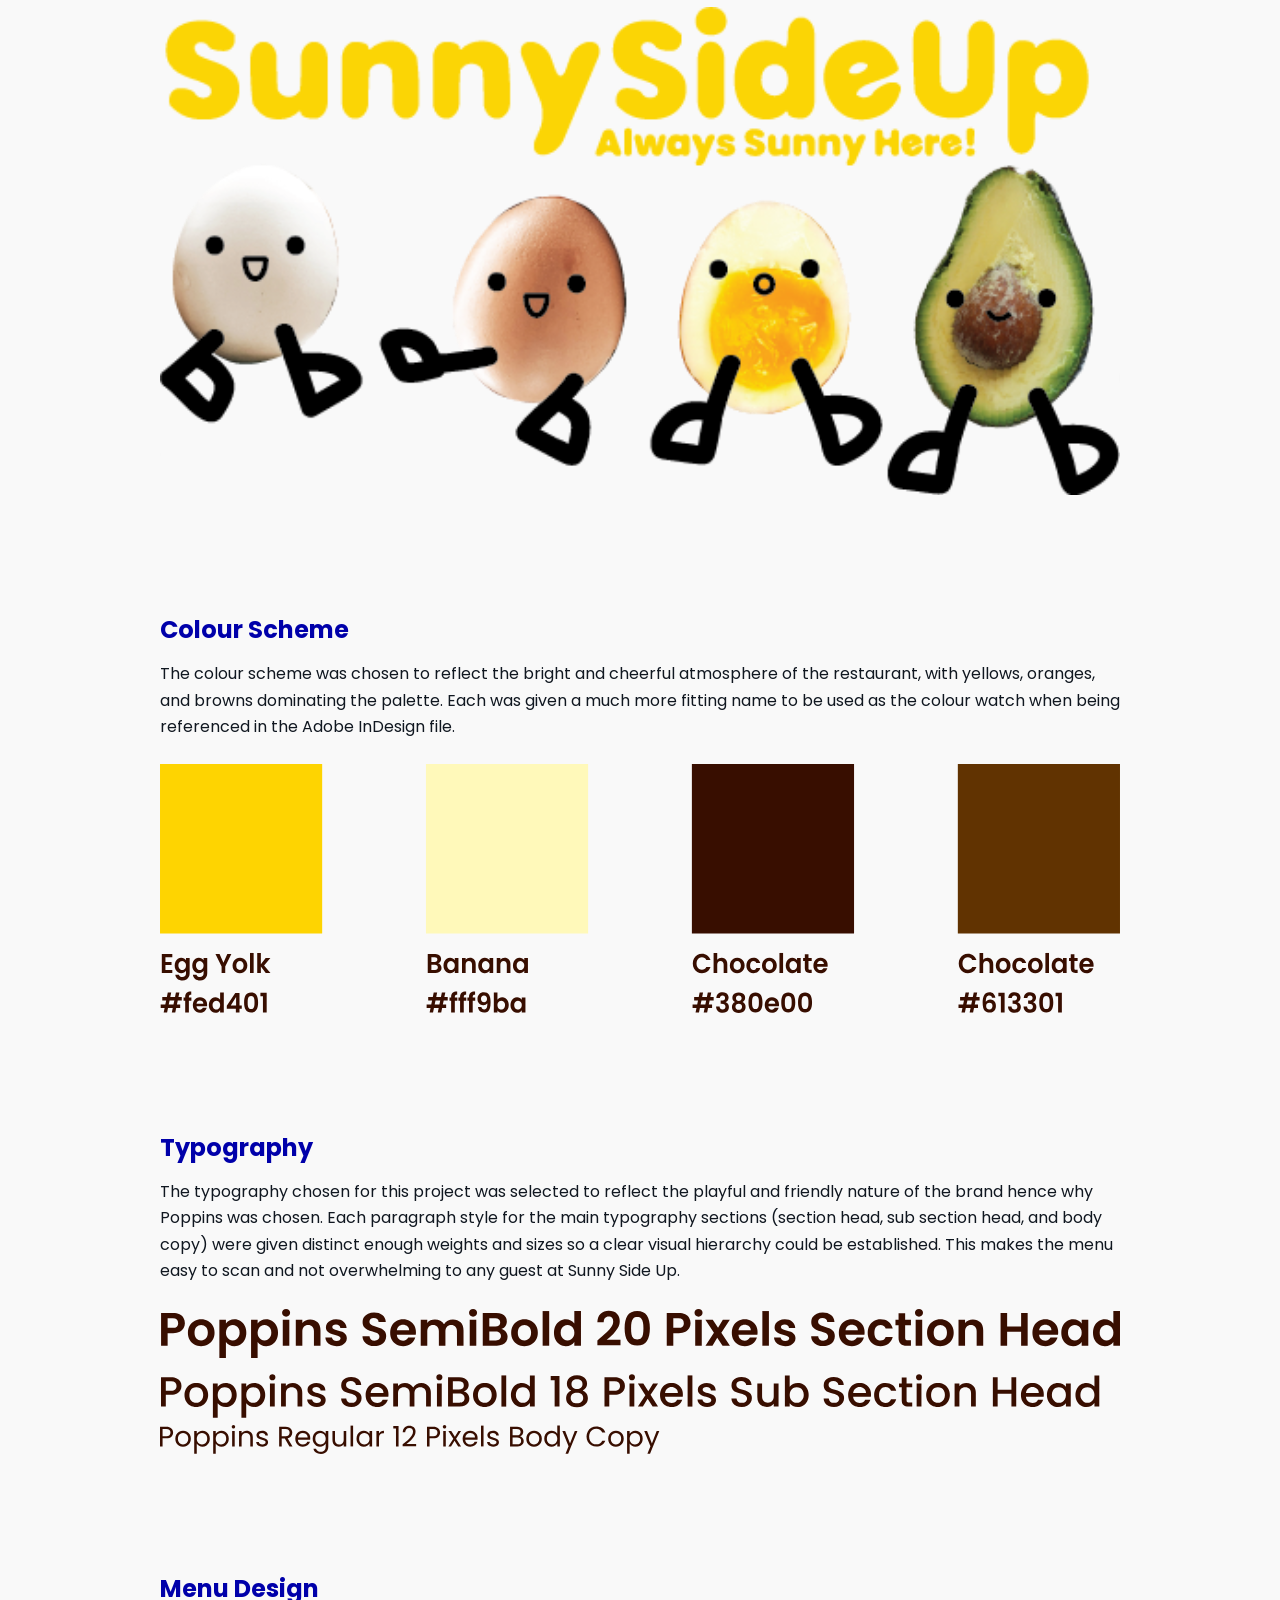
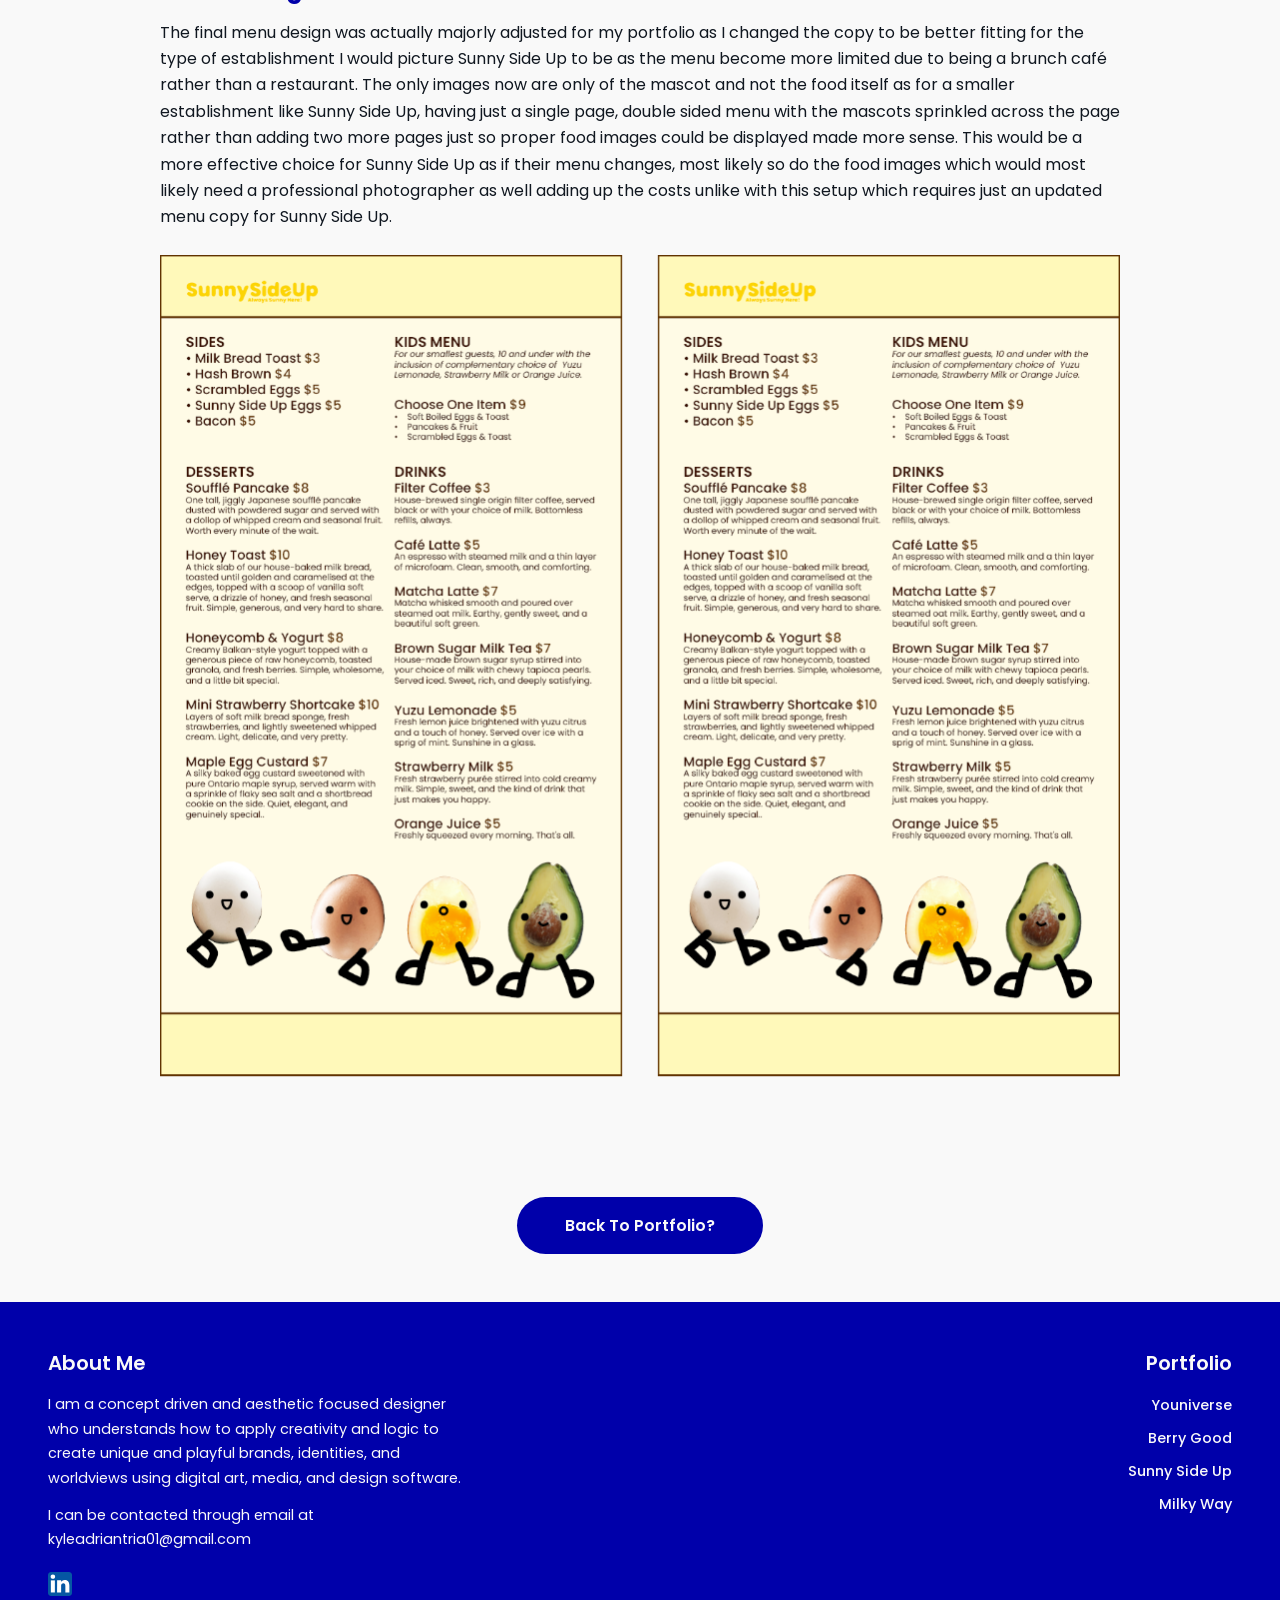
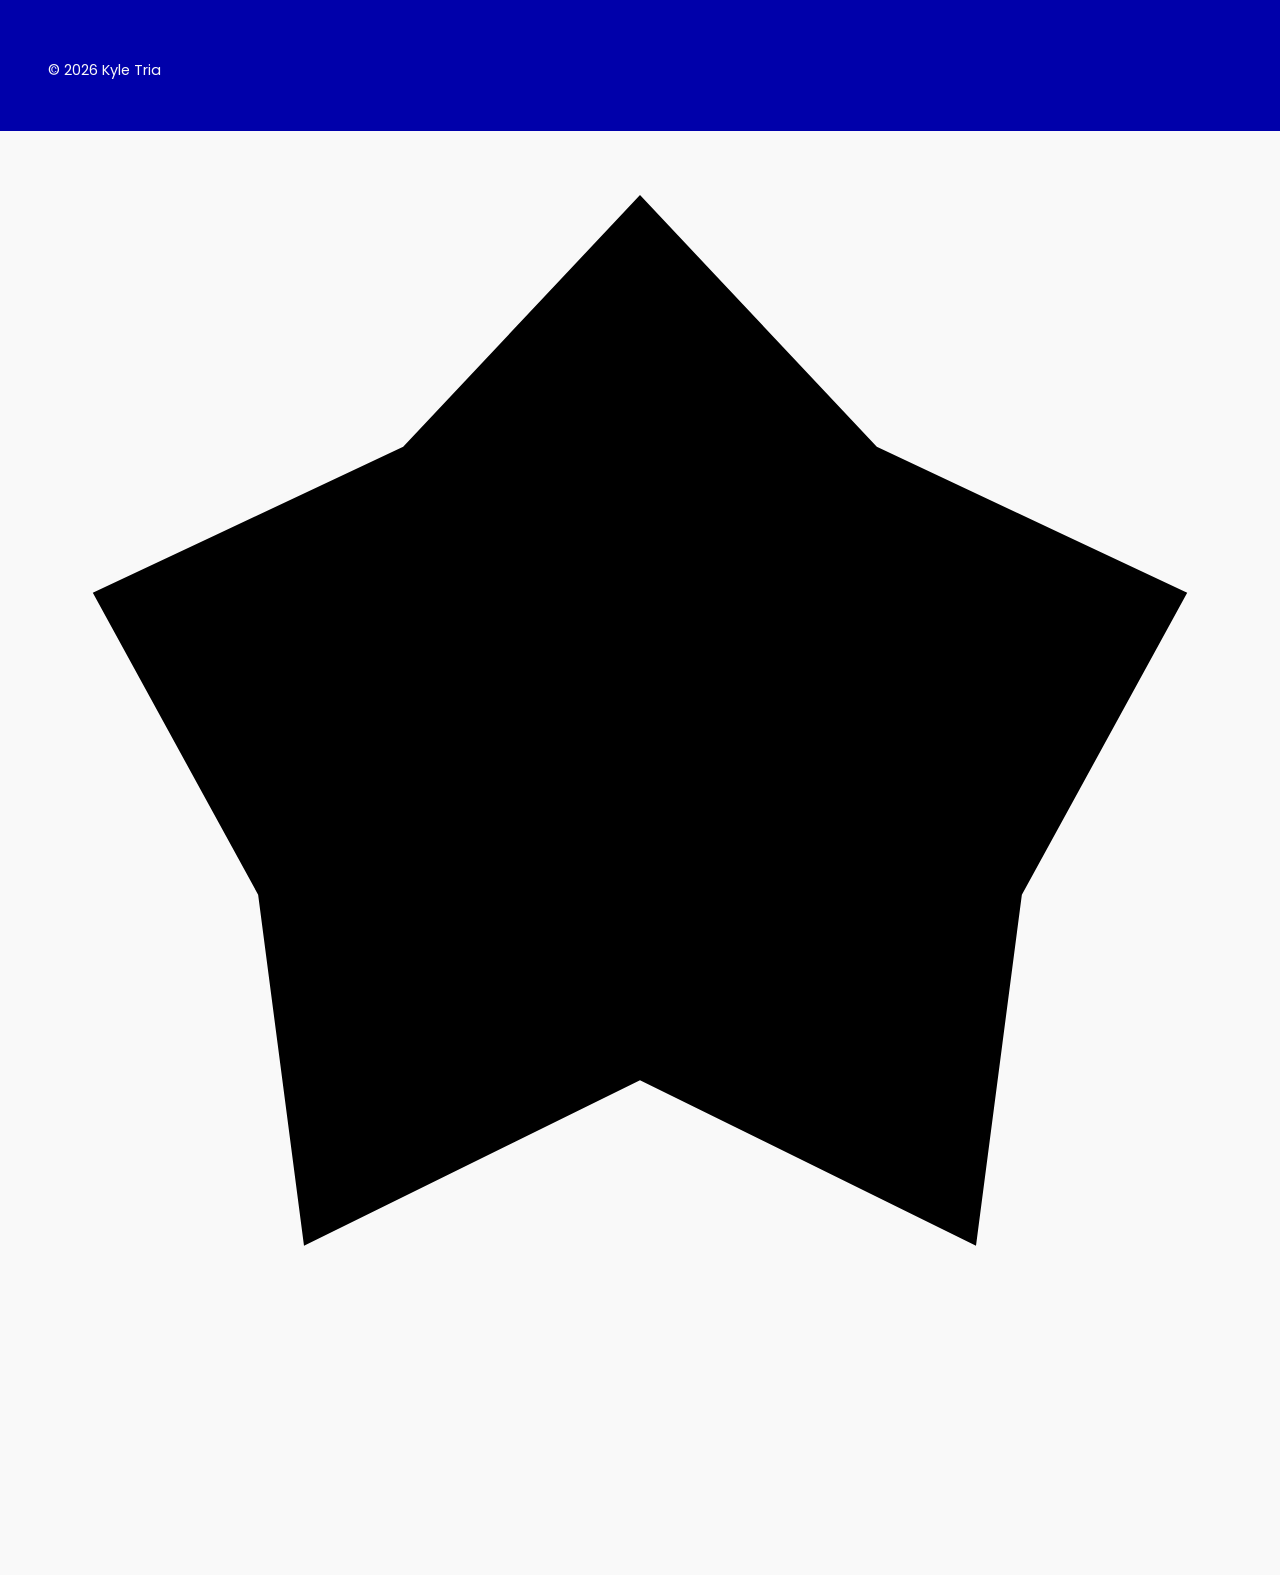
<file: sunnysideup.html>
<!DOCTYPE html>
<html lang="en">
<head>
  <meta charset="UTF-8" />
  <meta name="viewport" content="width=device-width, initial-scale=1.0" />
  <title>Sunny Side Up</title>
  <link rel="stylesheet" href="styles/global.css" />
  <link rel="stylesheet" href="styles/sunnysideup.css" />
  <link rel="apple-touch-icon" sizes="180x180" href="/apple-touch-icon.png">
  <link rel="icon" type="image/png" sizes="32x32" href="/favicon-32x32.png">
  <link rel="icon" type="image/png" sizes="16x16" href="/favicon-16x16.png">
  <link rel="manifest" href="/site.webmanifest">
  <script src="https://cdnjs.cloudflare.com/ajax/libs/gsap/3.12.5/gsap.min.js"></script>
</head>
<body>

  <header class="header">
    <a href="index.html" class="header__logo" aria-label="Home">
      <img src="assets/Logo.svg" alt="Personal Branding Logo"></img>
    </a>
    <a href="portfolio.html" class="header__nav-link">Portfolio</a>
  </header>

  <main>

    <div class="project-header">
      <button class="back-btn" onclick="history.back()">
        <span class="material-symbols-outlined">arrow_back</span>
      </button>
      <p class="project-header__meta">May 2025</p>
      <h1 class="project-header__title">Sunny Side Up</h1>
      <p class="project-header__subtitle">Graphic Design · Adobe InDesign, Adobe Illustrator, Adobe Photoshop</p>
    </div>

    <div class="project-hero">
      <img src="assets/Sunny Side Up Project Card Image.png" alt="Sunny Side Up Project Image" class="project-hero__img" />
    </div>

    <section class="project-section project-section--blue">
      <div class="project-section__inner">
        <h2 class="project-section__heading">Project Rationale</h2>
        <div class="project-section__body">
          <p>Sunny Side Up is a fun, brunch themed restaurant with a focus on breakfast dishes and dishes that contain or have a focus on eggs in general. Adobe InDesign was used for the layout of images and text content, while Adobe Illustrator and Adobe Photoshop were used to create both vector and raster content which were required as well to complement our text copy.</p>
        </div>
      </div>
    </section>

    <section class="project-section">
      <div class="project-section__inner">
        <h3 class="project-section__heading">Project Brief</h3>
        <div class="project-section__body">
          <p>For this assignment we were tasked with making a menu layout that would showcase our InDesign knowledge up to that point with a focus on layout, typography and information hierarchy. The goal for this menu would be to output work that showed our abilities to create a cohesive and easily comprehensibly piece of information while adding our own personal twist on that.</p>
        </div>
      </div>
    </section>

    <section class="project-section">
      <div class="project-section__inner">
        <h3 class="project-section__heading">Ideation</h3>
        <div class="project-section__body">
          <p>I chose the name "Sunny Side Up" since not only is that a way to cook an egg, but also to have a positive and happy feeling hence why the slogan (which was also required alongside our business name) was "Always Sunny Here!" to reinforce that upbeat and playful feeling I would envision the restaurant (which I pictured to be more like a brunch café) having. The cute various egg and avocado (cause one sliced up does look like an egg and adds a splash of colour and variety) mascots also help elevate this feeling as I would imagine kids also coming with their parents so adding a more childlike element would fit.</p>
          <img src="assets/Sunny Side Up Ideation.svg" alt="Sunny Side Up logo and mascots" class="project-section__img" />
        </div>
      </div>
    </section>

    <section class="project-section">
      <div class="project-section__inner">
        <h3 class="project-section__heading">Colour Scheme</h3>
        <div class="project-section__body">
          <p>The colour scheme was chosen to reflect the bright and cheerful atmosphere of the restaurant, with yellows, oranges, and browns dominating the palette. Each was given a much more fitting name to be used as the colour watch when being referenced in the Adobe InDesign file.</p>
          <img src="assets/Sunny Side Up Colour Scheme.svg" alt="Sunny Side Up colour scheme" class="project-section__img" />
        </div>
      </div>
    </section>

    <section class="project-section">
      <div class="project-section__inner">
        <h3 class="project-section__heading">Typography</h3>
        <div class="project-section__body">
          <p>The typography chosen for this project was selected to reflect the playful and friendly nature of the brand hence why Poppins was chosen. Each paragraph style for the main typography sections (section head, sub section head, and body copy) were given distinct enough weights and sizes so a clear visual hierarchy could be established. This makes the menu easy to scan and not overwhelming to any guest at Sunny Side Up.</p>
          <img src="assets/Sunny Side Up Typography.svg" alt="Sunny Side Up typography" class="project-section__img" />
        </div>
      </div>
    </section>

    <section class="project-section">
      <div class="project-section__inner">
        <h3 class="project-section__heading">Menu Design</h3>
        <div class="project-section__body">
          <p>The final menu design was actually majorly adjusted for my portfolio as I changed the copy to be better fitting for the type of establishment I would picture Sunny Side Up to be as the menu become more limited due to being a brunch café rather than a restaurant. The only images now are only of the mascot and not the food itself as for a smaller establishment like Sunny Side Up, having just a single page, double sided menu with the mascots sprinkled across the page rather than adding two more pages just so proper food images could be displayed made more sense. This would be a more effective choice for Sunny Side Up as if their menu changes, most likely so do the food images which would most likely need a professional photographer as well adding up the costs unlike with this setup which requires just an updated menu copy for Sunny Side Up.</p>
          <img src="assets/Sunny Side Up Menu Design.svg" alt="Sunny Side Up final menu design" class="project-section__img" />
        </div>
      </div>
    </section>

    <div class="project-footer-cta">
        <a href="portfolio.html" class="project-btn">Back To Portfolio?</a>
    </div>

  </main>

  <footer class="footer">

    <div class="footer__about">
      <h4>About Me</h4>
      <p>I am a concept driven and aesthetic focused designer who understands how to apply creativity and logic to create unique and playful brands, identities, and worldviews using digital art, media, and design software.</p>
      <p>I can be contacted through email at kyleadriantria01@gmail.com</p>
      <a href="https://www.linkedin.com/in/kyle-tria-987b28381" class="footer__linkedin" aria-label="LinkedIn">
        <img src="assets/LinkedIn Logo.svg" alt="LinkedIn" />
      </a>
    </div>

    <div class="footer__nav">
      <h4>Portfolio</h4>
      <ul class="footer__nav-list">
        <li><a href="youniverse.html">Youniverse</a></li>
        <li><a href="berrygood.html">Berry Good</a></li>
        <li><a href="sunnysideup.html">Sunny Side Up</a></li>
        <li><a href="milkyway.html">Milky Way</a></li>
      </ul>
    </div>
    <p class="footer__copy">© 2026 Kyle Tria</p>

  </footer>

  <script src="cursor.js"></script>

  <script>
    function typeElement(element, delay = 0) {
      const text = element.textContent;
      element.textContent = "";
      text.split("").forEach((char, i) => {
        const span = document.createElement("span");
        span.textContent = char;
        span.style.opacity = 0;
        element.appendChild(span);
        gsap.to(span, { opacity: 1, duration: 0, delay: delay + i * 0.05 });
      });
    }
    typeElement(document.querySelector(".project-header__title"));
  </script>

</body>
</html>
</file>
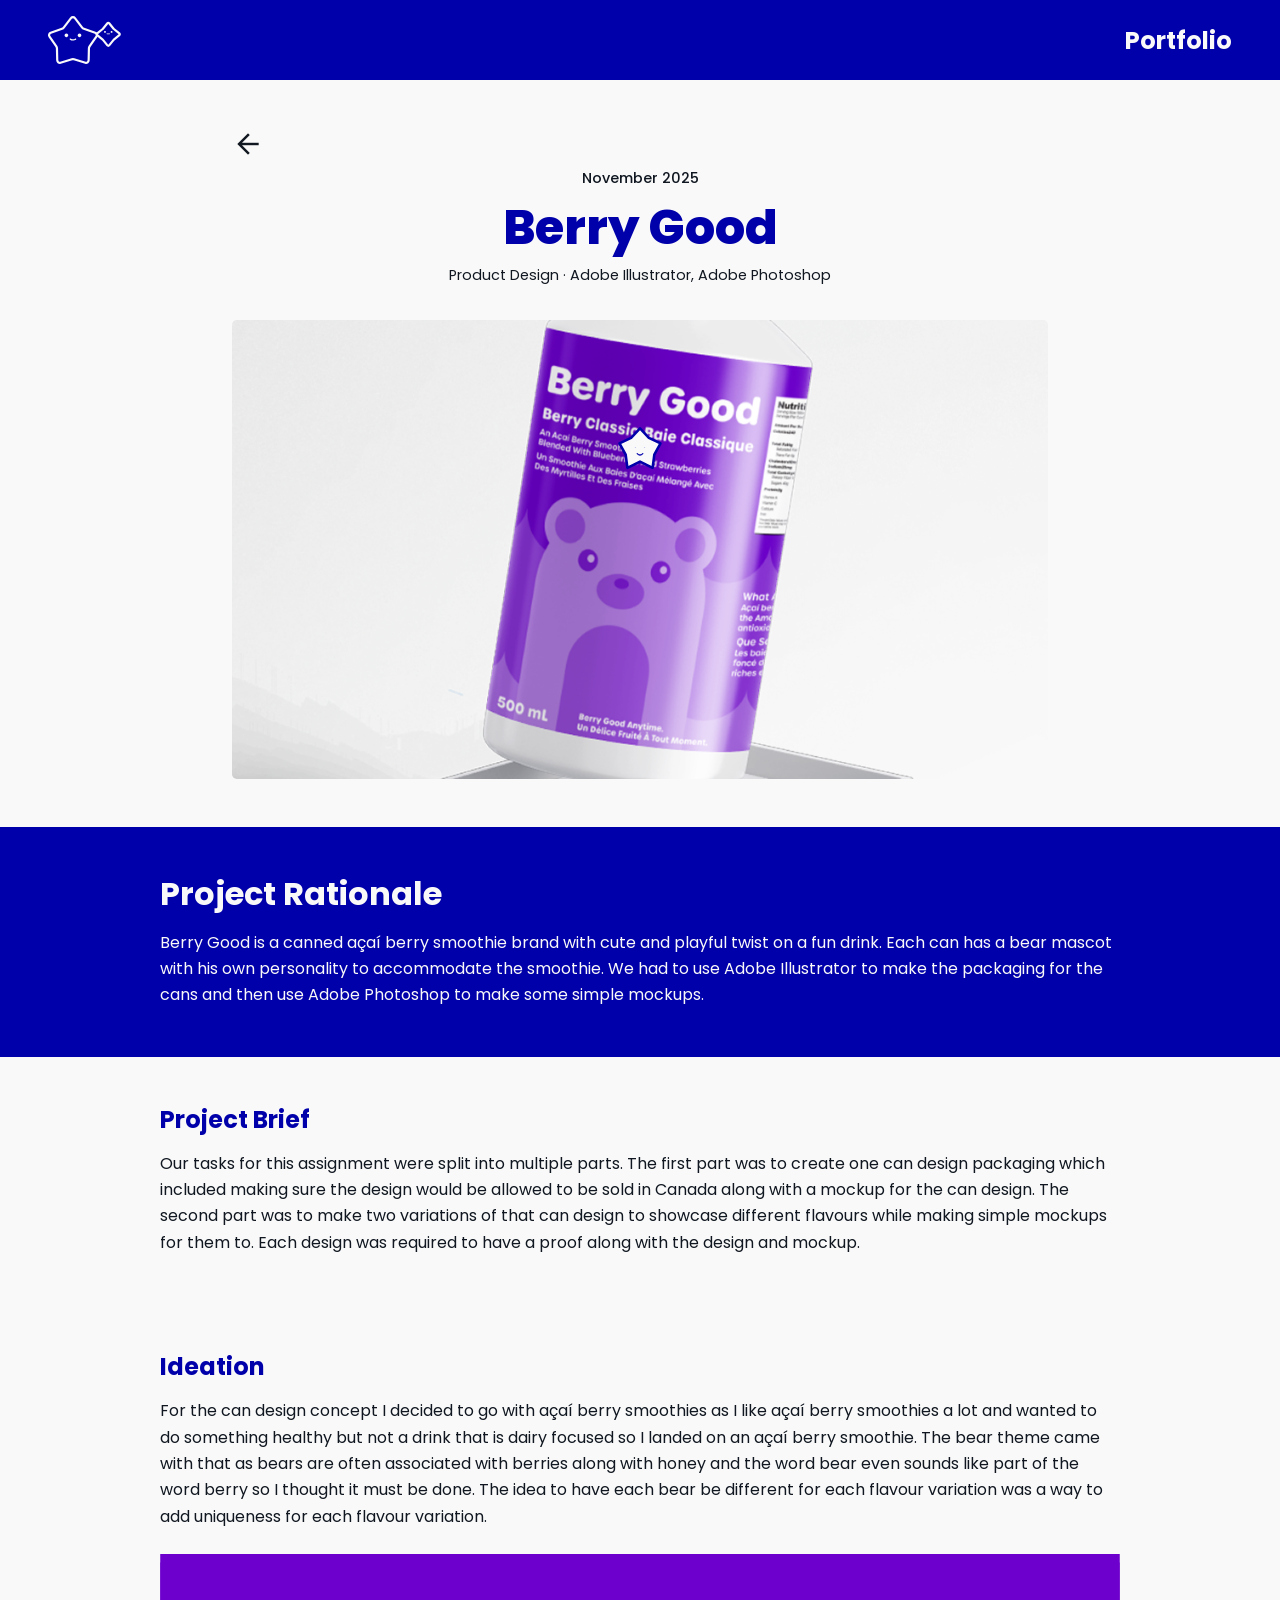
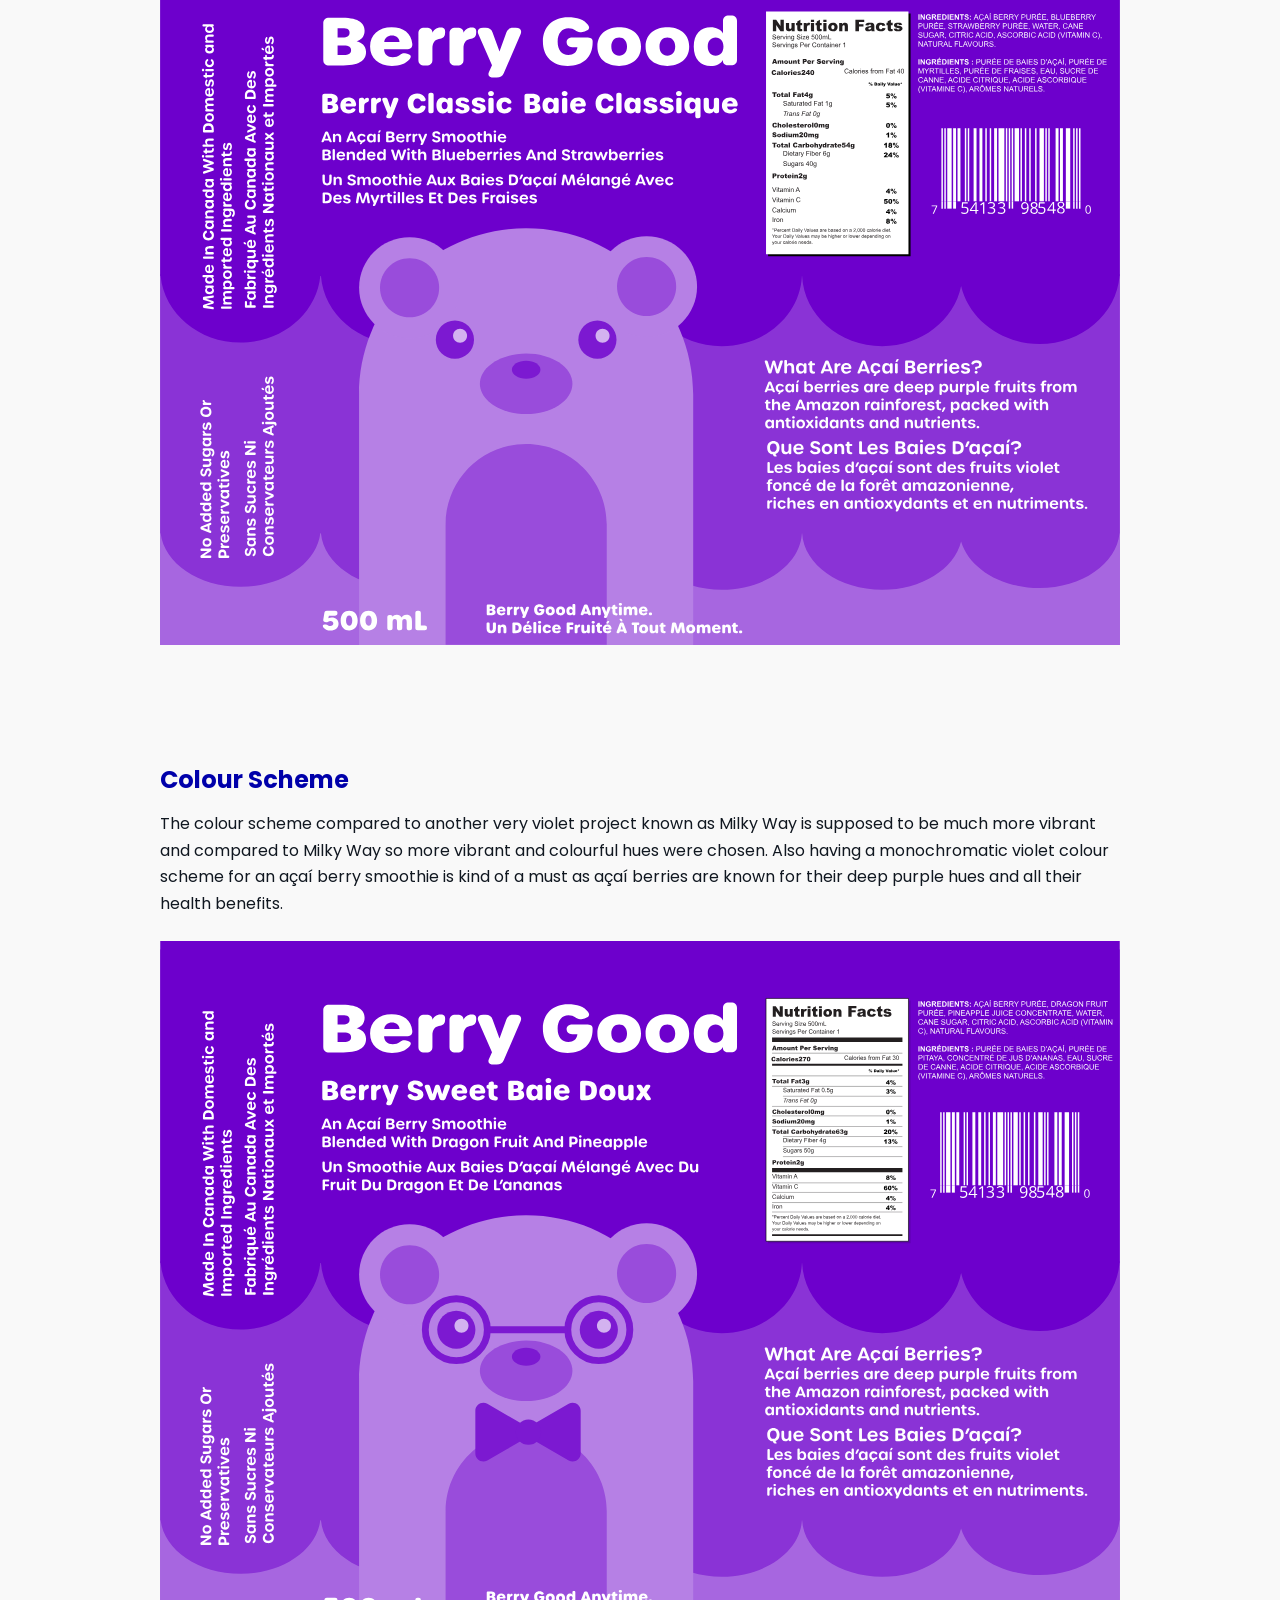
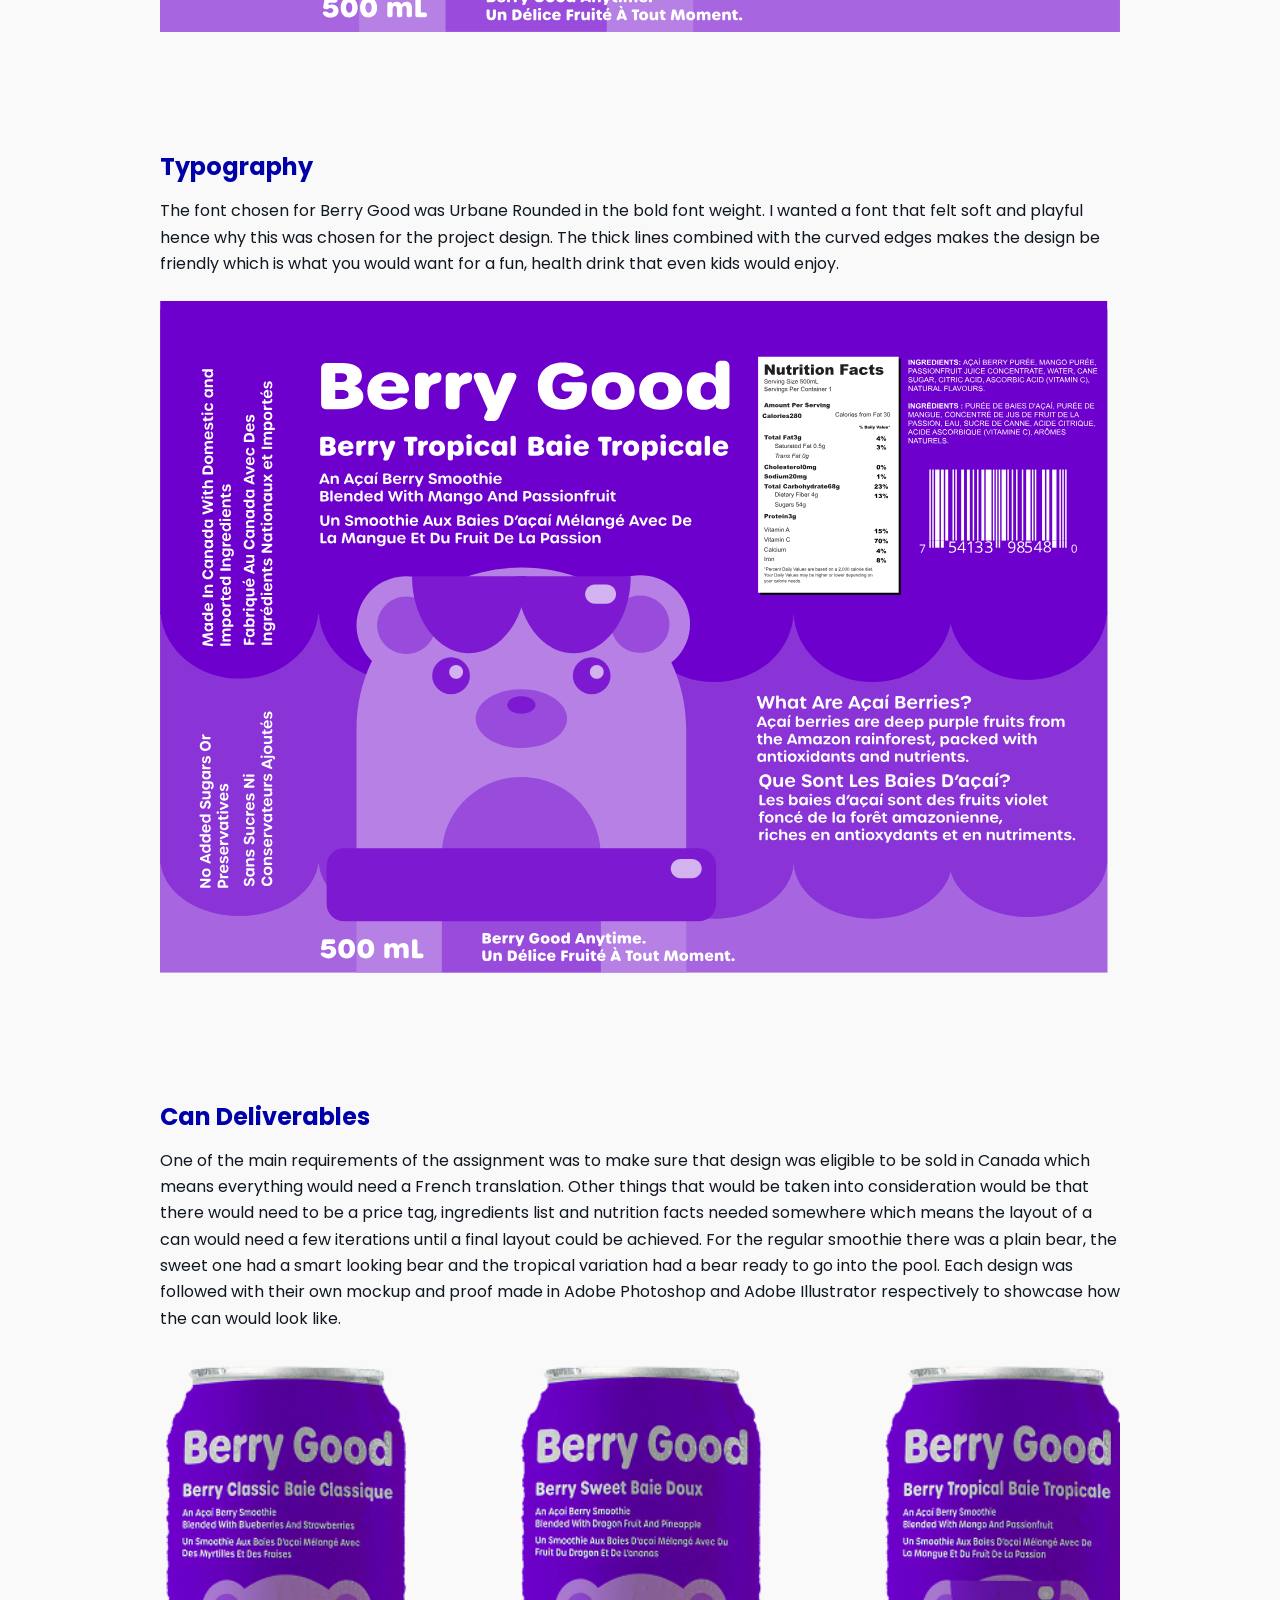
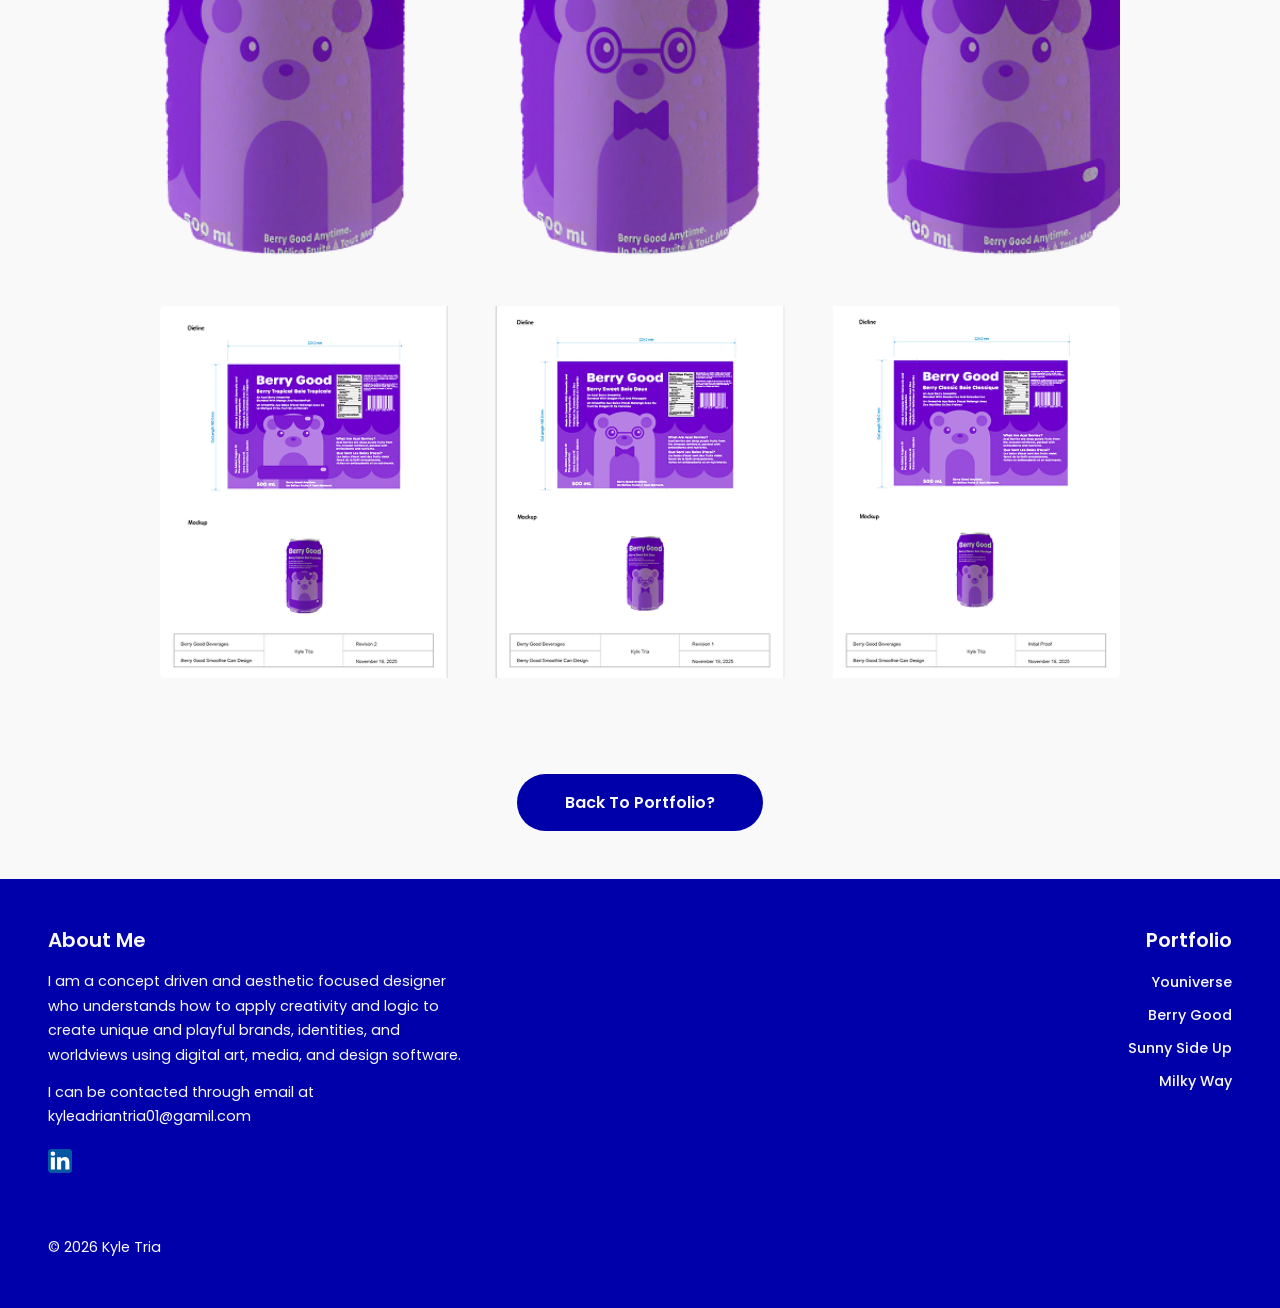
<file: pages/berrygood.html>
<!DOCTYPE html>
<html lang="en">
<head>
  <meta charset="UTF-8" />
  <meta name="viewport" content="width=device-width, initial-scale=1.0" />
  <title>Berry Good</title>
  <link rel="stylesheet" href="../styles/global.css" />
  <link rel="stylesheet" href="../styles/berrygood.css" />
  <link rel="stylesheet" href="../cursor/cursor.css" />
  <link rel="apple-touch-icon" sizes="180x180" href="../favicon/apple-touch-icon.png">
  <link rel="icon" type="image/png" sizes="32x32" href="../favicon/favicon-32x32.png">
  <link rel="icon" type="image/png" sizes="16x16" href="../favicon/favicon-16x16.png">
  <link rel="manifest" href="../favicon/site.webmanifest">
  <script src="https://cdnjs.cloudflare.com/ajax/libs/gsap/3.12.5/gsap.min.js"></script>
</head>
<body>

  <header class="header">
    <a href="../index.html" class="header__logo" aria-label="Home">
      <img src="../assets/Index/Logo.svg" alt="Personal Branding Logo" data-cursor="view" data-label="View Welcome Page?"></img>
    </a>
    <a href="../pages/portfolio.html" class="header__nav-link" data-cursor="view" data-label="View Portfolio?">Portfolio</a>
  </header>

  <main>

    <div class="project-header">
      <button class="back-btn" onclick="history.back()" data-cursor="view" data-label="Go Back?">
        <span class="material-symbols-outlined">arrow_back</span>
      </button>
      <p class="project-header__meta">November 2025</p>
      <h1 class="project-header__title">Berry Good</h1>
      <p class="project-header__subtitle">Product Design · Adobe Illustrator, Adobe Photoshop</p>
    </div>

    <div class="project-hero">
      <img src="../assets/Berry Good/Berry Good Project Card Image.png" alt="Berry Good Project Image" class="project-hero__img" />
    </div>

    <section class="project-section project-section--blue">
      <div class="project-section__inner">
        <h2 class="project-section__heading">Project Rationale</h2>
        <div class="project-section__body">
          <p>Berry Good is a canned açaí berry smoothie brand with cute and playful twist on a fun drink. Each can has a bear mascot with his own personality to accommodate the smoothie. We had to use Adobe Illustrator to make the packaging for the cans and then use Adobe Photoshop to make some simple mockups.</p>
        </div>
      </div>
    </section>

    <section class="project-section">
      <div class="project-section__inner">
        <h3 class="project-section__heading">Project Brief</h3>
        <div class="project-section__body">
          <p>Our tasks for this assignment were split into multiple parts. The first part was to create one can design packaging which included making sure the design would be allowed to be sold in Canada along with a mockup for the can design. The second part was to make two variations of that can design to showcase different flavours while making simple mockups for them to. Each design was required to have a proof along with the design and mockup.</p>
        </div>
      </div>
    </section>

    <section class="project-section">
      <div class="project-section__inner">
        <h3 class="project-section__heading">Ideation</h3>
        <div class="project-section__body">
          <p>For the can design concept I decided to go with açaí berry smoothies as I like açaí berry smoothies a lot and wanted to do something healthy but not a drink that is dairy focused so I landed on an açaí berry smoothie. The bear theme came with that as bears are often associated with berries along with honey and the word bear even sounds like part of the word berry so I thought it must be done. The idea to have each bear be different for each flavour variation was a way to add uniqueness for each flavour variation.</p>
          <img src="../assets/Berry Good/Berry Good Ideation.svg" alt="Berry Good berry classic can design flat" class="project-section__img" />
        </div>
      </div>
    </section>

    <section class="project-section">
      <div class="project-section__inner">
        <h3 class="project-section__heading">Colour Scheme</h3>
        <div class="project-section__body">
          <p>The colour scheme compared to another very violet project known as Milky Way is supposed to be much more vibrant and compared to Milky Way so more vibrant and colourful hues were chosen. Also having a monochromatic violet colour scheme for an açaí berry smoothie is kind of a must as açaí berries are known for their deep purple hues and all their health benefits.</p>
          <img src="../assets/Berry Good/Berry Good Colour Scheme.svg" alt="Berry Good berry sweet can design flat" class="project-section__img" />
        </div>
      </div>
    </section>

    <section class="project-section">
      <div class="project-section__inner">
        <h3 class="project-section__heading">Typography</h3>
        <div class="project-section__body">
          <p>The font chosen for Berry Good was Urbane Rounded in the bold font weight. I wanted a font that felt soft and playful hence why this was chosen for the project design. The thick lines combined with the curved edges makes the design be friendly which is what you would want for a fun, health drink that even kids would enjoy.</p>
          <img src="../assets/Berry Good/Berry Good Typography.svg" alt="Berry Good berry tropical can design flat" class="project-section__img" />
        </div>
      </div>
    </section>

    <section class="project-section">
      <div class="project-section__inner">
        <h3 class="project-section__heading">Can Deliverables</h3>
        <div class="project-section__body">
          <p>One of the main requirements of the assignment was to make sure that design was eligible to be sold in Canada which means everything would need a French translation. Other things that would be taken into consideration would be that there would need to be a price tag, ingredients list and nutrition facts needed somewhere which means the layout of a can would need a few iterations until a final layout could be achieved. For the regular smoothie there was a plain bear, the sweet one had a smart looking bear and the tropical variation had a bear ready to go into the pool. Each design was followed with their own mockup and proof made in Adobe Photoshop and Adobe Illustrator respectively to showcase how the can would look like.</p>
          <img src="../assets/Berry Good/Berry Good Can Deliverables 1.png" alt="Berry Good can mockups" class="project-section__img" />
          <img src="../assets/Berry Good/Berry Good Can Deliverables 2.png" alt="Berry Good can proofs" class="berrygood__second-img" />
        </div>
      </div>
    </section>

    <div class="project-footer-cta">
        <a href="../pages/portfolio.html" class="project-btn" data-cursor="view" data-label="Go Back To Portfolio?">Back To Portfolio?</a>
    </div>

  </main>

  <footer class="footer">
    
    <div class="footer__about">
      <h4>About Me</h4>
      <p>I am a concept driven and aesthetic focused designer who understands how to apply creativity and logic to create unique and playful brands, identities, and worldviews using digital art, media, and design software.</p>
      <p>I can be contacted through email at kyleadriantria01@gamil.com</p>
      <a href="https://www.linkedin.com/in/kyle-tria-987b28381" class="footer__linkedin" aria-label="LinkedIn" data-cursor="view" data-label="View LinkedIn?">
        <img src="../assets/Index/LinkedIn Logo.svg" alt="LinkedIn" />
      </a>
    </div>

    <div class="footer__nav">
      <h4>
        <a href="pages/portfolio.html" data-cursor="view" data-label="View Portfolio?">Portfolio</a>
      </h4>
      <ul class="footer__nav-list">
        <li><a href="../pages/youniverse.html" data-cursor="view" data-label="View Youniverse?">Youniverse</a></li>
        <li><a href="../pages/berrygood.html" data-cursor="view" data-label="View Berry Good?">Berry Good</a></li>
        <li><a href="../pages/sunnysideup.html" data-cursor="view" data-label="View Sunny Side Up?">Sunny Side Up</a></li>
        <li><a href="../pages/milkyway.html" data-cursor="view" data-label="View Milky Way?">Milky Way</a></li>
      </ul>
    </div>
    
    <p class="footer__copy">© 2026 Kyle Tria</p>

  </footer>

  <script src="../cursor/cursor.js"></script>

  <script>
    function typeElement(element, delay = 0) {
      const text = element.textContent;
      element.textContent = "";
      text.split("").forEach((char, i) => {
        const span = document.createElement("span");
        span.textContent = char;
        span.style.opacity = 0;
        element.appendChild(span);
        gsap.to(span, { opacity: 1, duration: 0, delay: delay + i * 0.05 });
      });
    }

    typeElement(document.querySelector(".project-header__title"));
  </script>

</body>
</html>
</file>
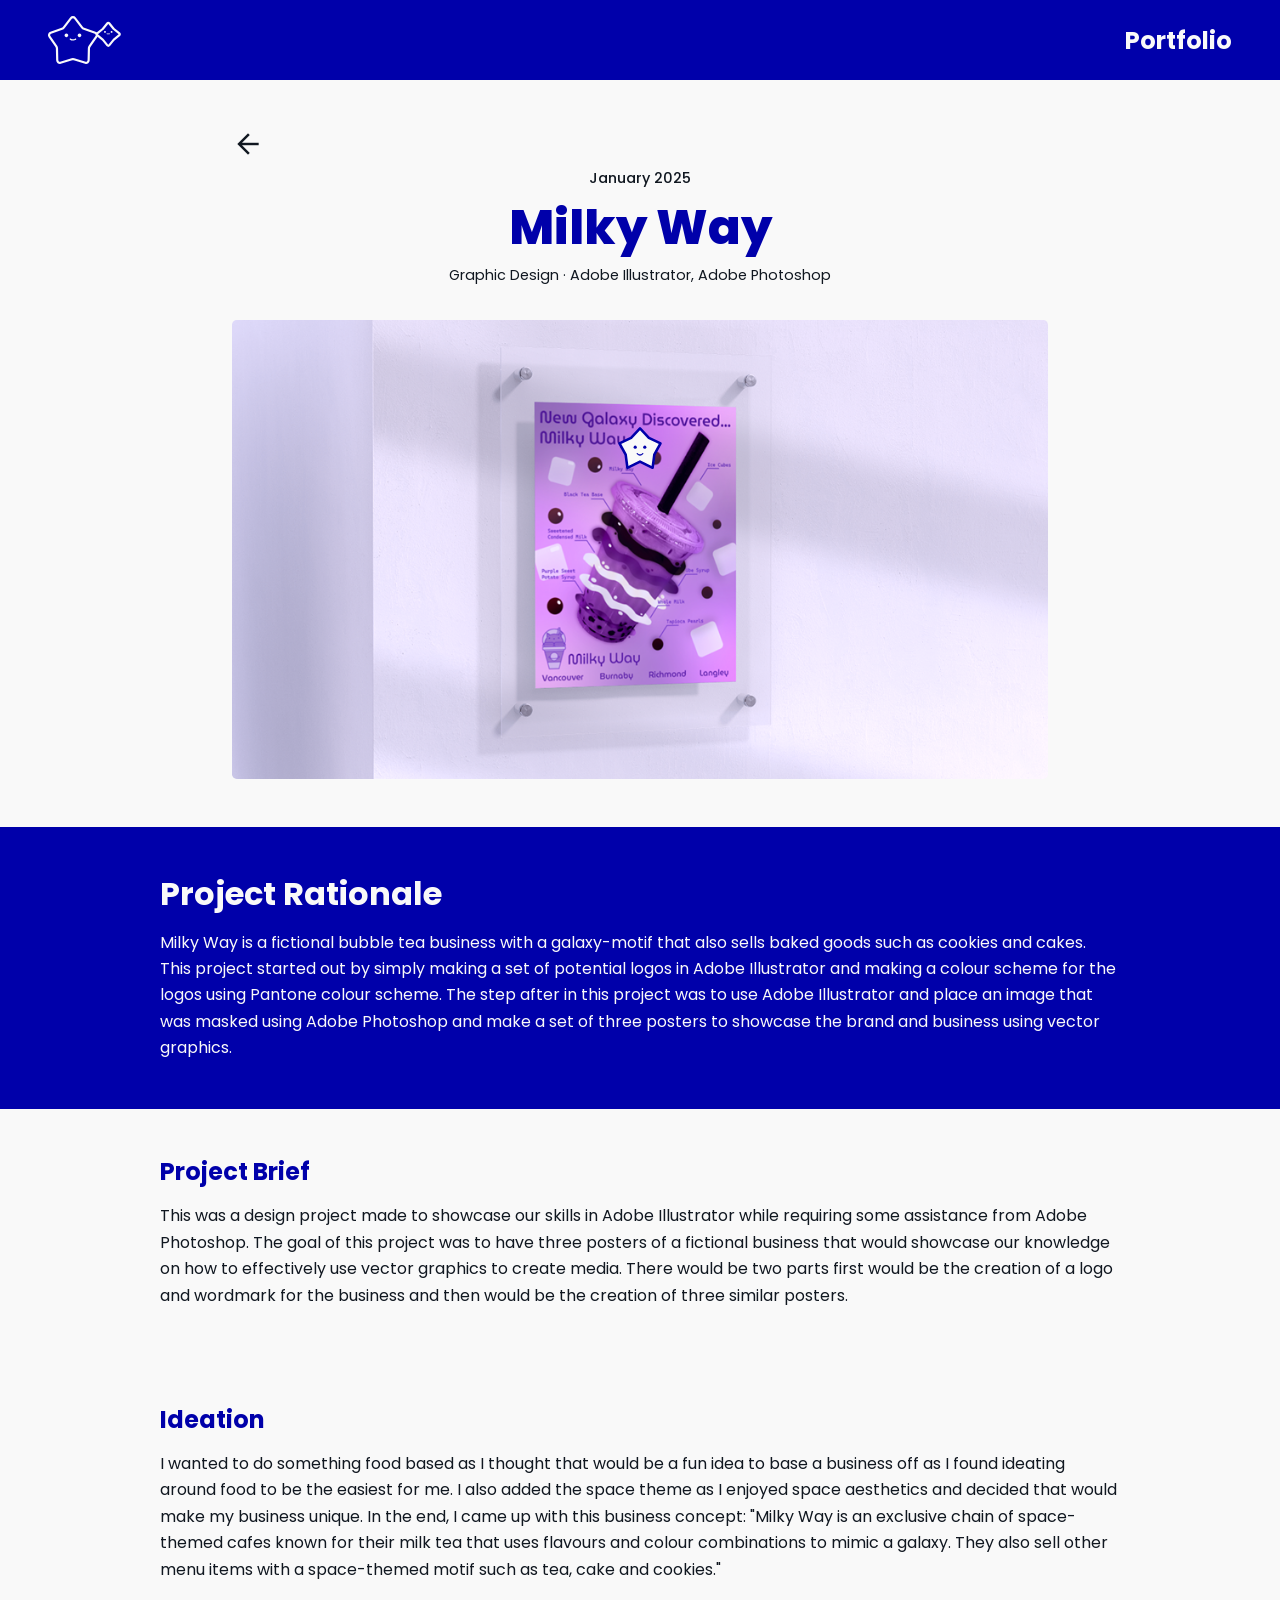
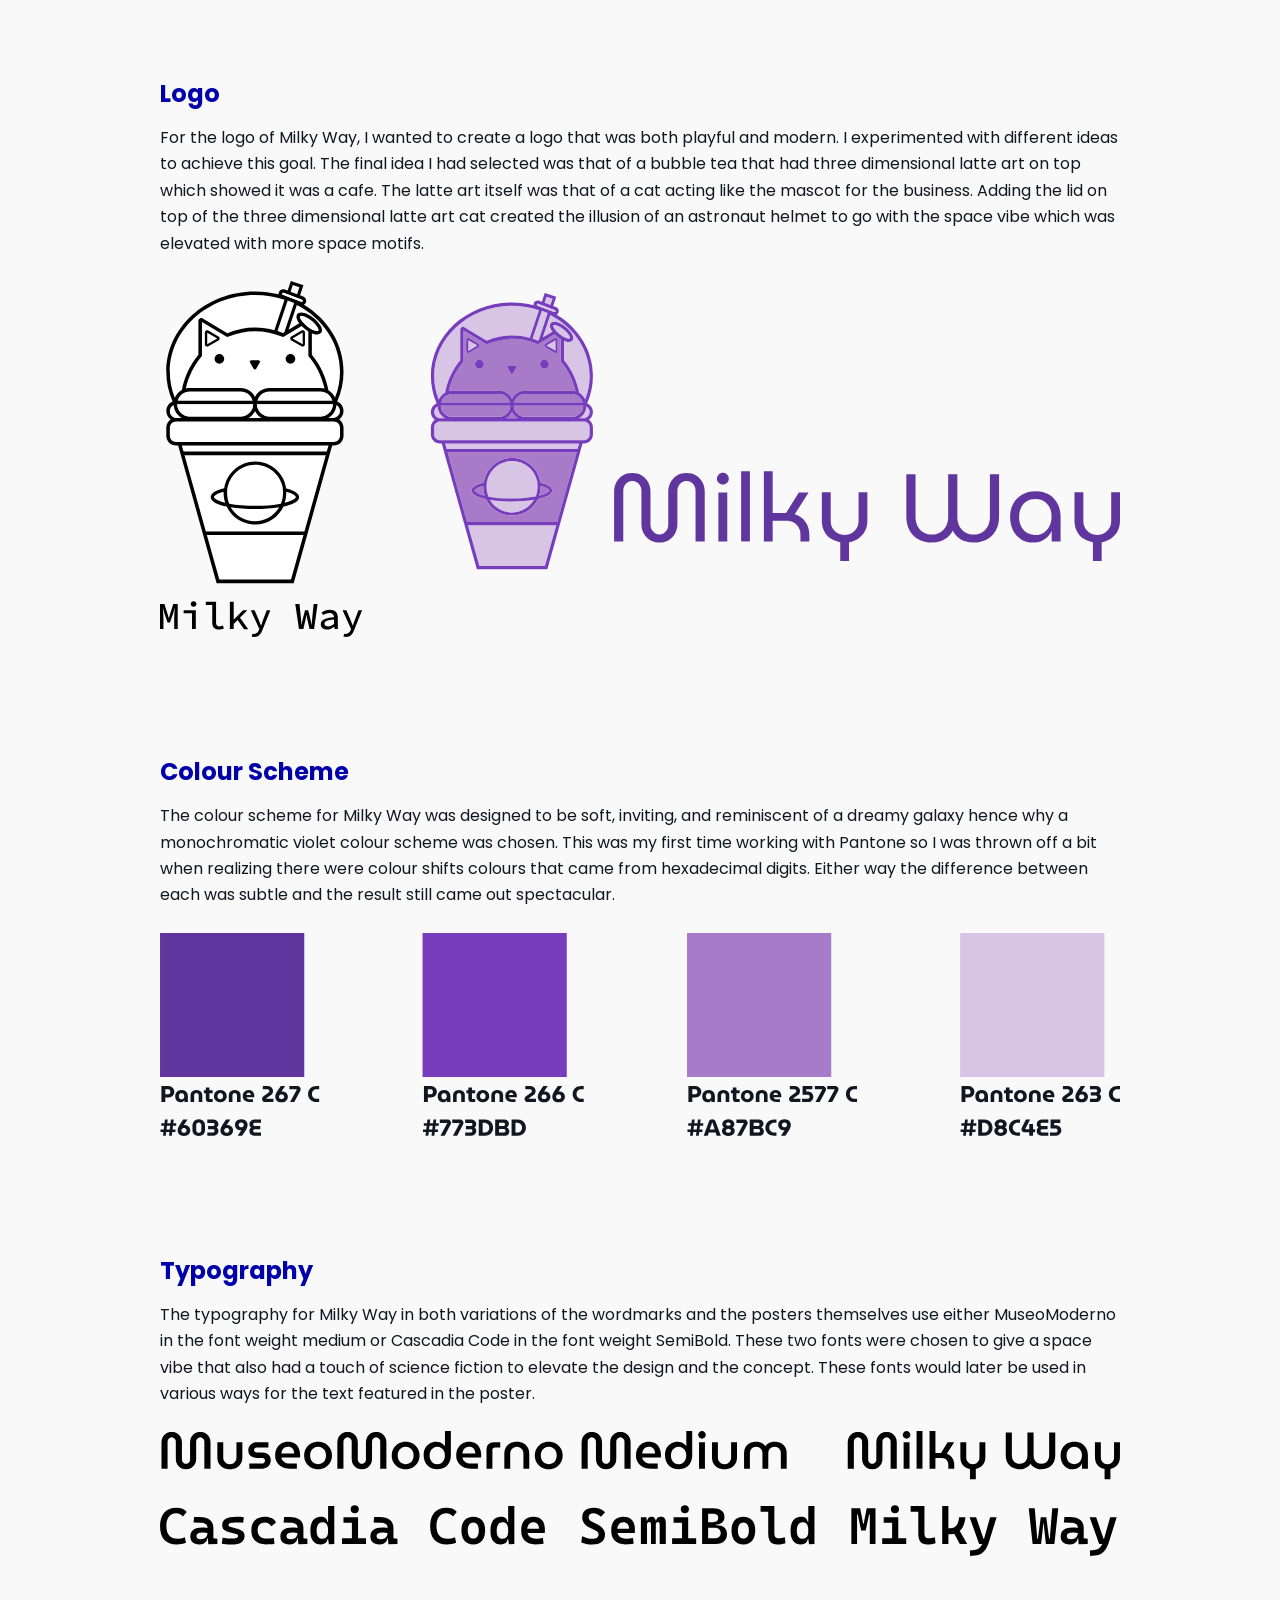
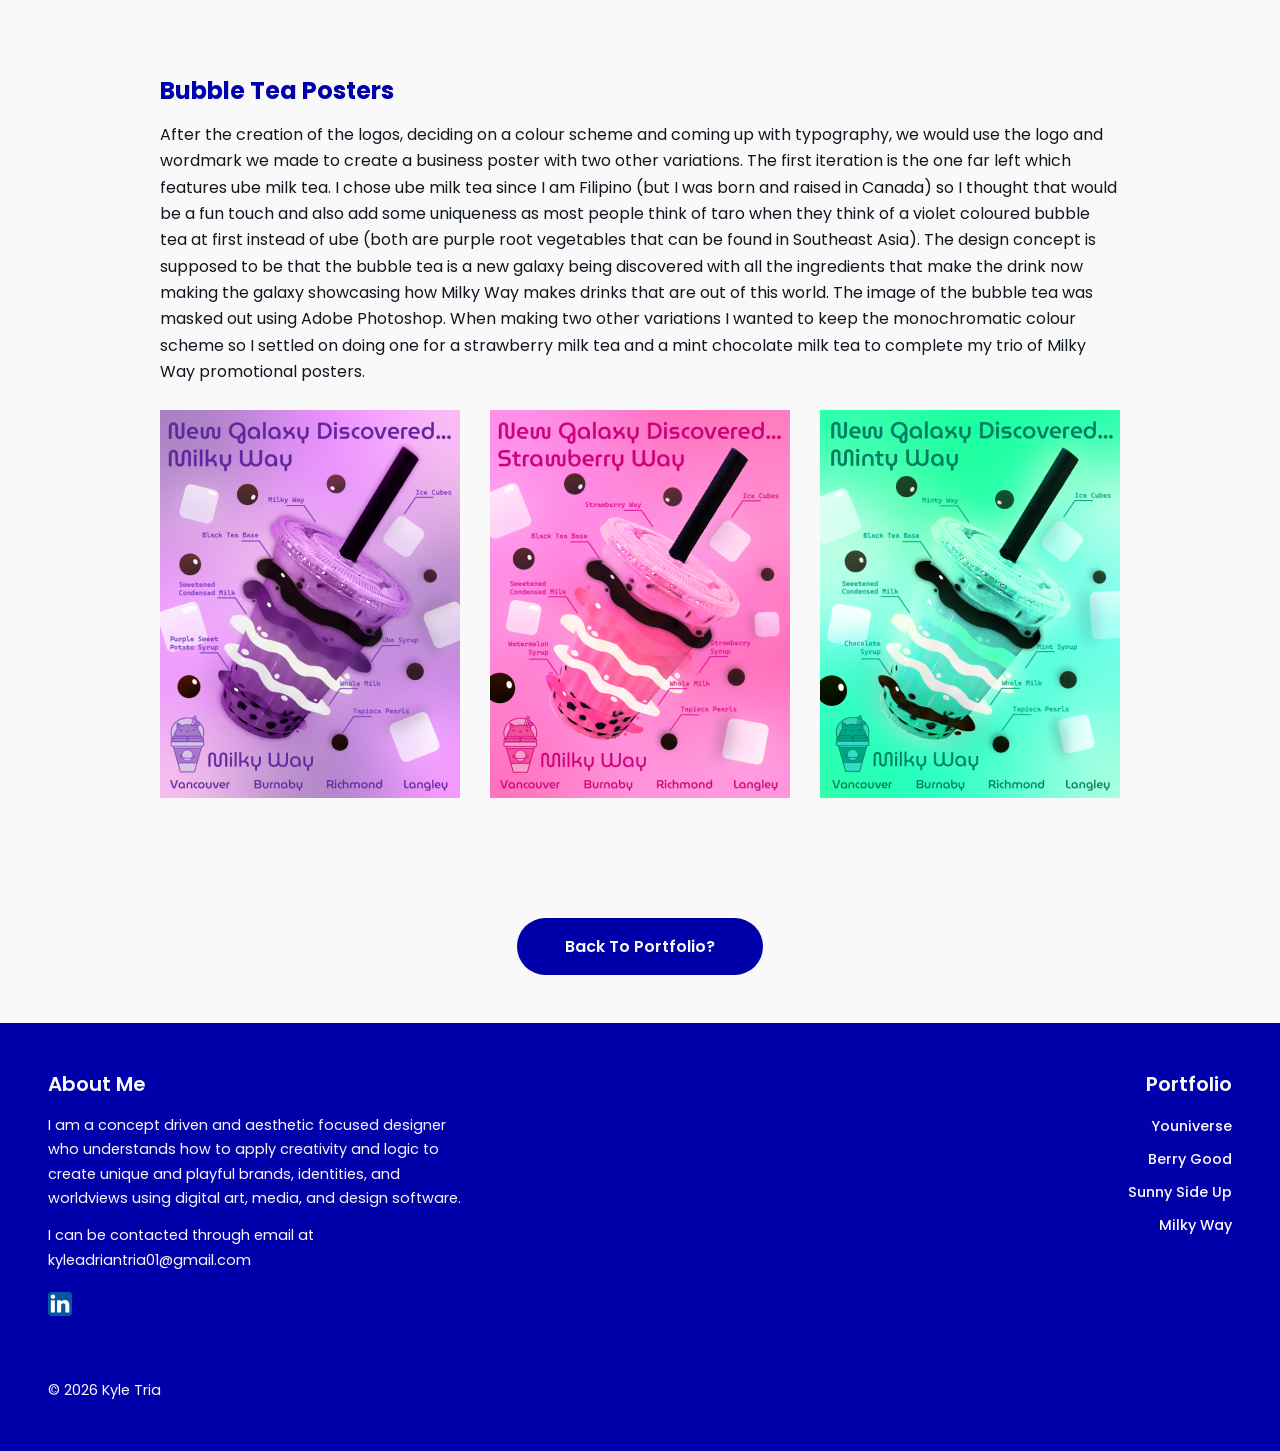
<file: pages/milkyway.html>
<!DOCTYPE html>
<html lang="en">
<head>
  <meta charset="UTF-8" />
  <meta name="viewport" content="width=device-width, initial-scale=1.0" />
  <title>Milky Way</title>
  <link rel="stylesheet" href="../styles/global.css" />
  <link rel="stylesheet" href="../styles/milkyway.css" />
  <link rel="stylesheet" href="../cursor/cursor.css" />
  <link rel="apple-touch-icon" sizes="180x180" href="../favicon/apple-touch-icon.png">
  <link rel="icon" type="image/png" sizes="32x32" href="../favicon/favicon-32x32.png">
  <link rel="icon" type="image/png" sizes="16x16" href="../favicon/favicon-16x16.png">
  <link rel="manifest" href="../favicon/site.webmanifest">
  <script src="https://cdnjs.cloudflare.com/ajax/libs/gsap/3.12.5/gsap.min.js"></script>
</head>
<body>

  <header class="header">
    <a href="../index.html" class="header__logo" aria-label="Home">
      <img src="../assets/Index/Logo.svg" alt="Personal Branding Logo" data-cursor="view" data-label="View Welcome Page?"></img>
    </a>
    <a href="../pages/portfolio.html" class="header__nav-link" data-cursor="view" data-label="View Portfolio?">Portfolio</a>
  </header>

  <main>

    <div class="project-header">
      <button class="back-btn" onclick="history.back()" data-cursor="view" data-label="Go Back?">
        <span class="material-symbols-outlined">arrow_back</span>
      </button>
      <p class="project-header__meta">January 2025</p>
      <h1 class="project-header__title">Milky Way</h1>
      <p class="project-header__subtitle">Graphic Design · Adobe Illustrator, Adobe Photoshop</p>
    </div>

    <div class="project-hero">
      <img src="../assets/Milky Way/Milky Way Project Card Image.png" alt="Milky Way Project Image" class="project-hero__img" />
    </div>

    <section class="project-section project-section--blue">
      <div class="project-section__inner">
        <h2 class="project-section__heading">Project Rationale</h2>
        <div class="project-section__body">
          <p>Milky Way is a fictional bubble tea business with a galaxy-motif that also sells baked goods such as cookies and cakes. This project started out by simply making a set of potential logos in Adobe Illustrator and making a colour scheme for the logos using Pantone colour scheme. The step after in this project was to use Adobe Illustrator and place an image that was masked using Adobe Photoshop and make a set of three posters to showcase the brand and business using vector graphics.</p>
        </div>
      </div>
    </section>

    <section class="project-section">
      <div class="project-section__inner">
        <h3 class="project-section__heading">Project Brief</h3>
        <div class="project-section__body">
          <p>This was a design project made to showcase our skills in Adobe Illustrator while requiring some assistance from Adobe Photoshop. The goal of this project was to have three posters of a fictional business that would showcase our knowledge on how to effectively use vector graphics to create media. There would be two parts first would be the creation of a logo and wordmark for the business and then would be the creation of three similar posters.</p>
        </div>
      </div>
    </section>

    <section class="project-section">
      <div class="project-section__inner">
        <h3 class="project-section__heading">Ideation</h3>
        <div class="project-section__body">
          <p>I wanted to do something food based as I thought that would be a fun idea to base a business off as I found ideating around food to be the easiest for me. I also added the space theme as I enjoyed space aesthetics and decided that would make my business unique. In the end, I came up with this business concept: "Milky Way is an exclusive chain of space-themed cafes known for their milk tea that uses flavours and colour combinations to mimic a galaxy. They also sell other menu items with a space-themed motif such as tea, cake and cookies."</p>
        </div>
      </div>
    </section>

    <section class="project-section">
      <div class="project-section__inner">
        <h3 class="project-section__heading">Logo</h3>
        <div class="project-section__body">
          <p>For the logo of Milky Way, I wanted to create a logo that was both playful and modern. I experimented with different ideas to achieve this goal. The final idea I had selected was that of a bubble tea that had three dimensional latte art on top which showed it was a cafe. The latte art itself was that of a cat acting like the mascot for the business. Adding the lid on top of the three dimensional latte art cat created the illusion of an astronaut helmet to go with the space vibe which was elevated with more space motifs.</p>
          <img src="../assets/Milky Way/Milky Way Logo.svg" alt="Milky Way logo and wordmark" class="project-section__img" />
        </div>
      </div>
    </section>

    <section class="project-section">
      <div class="project-section__inner">
        <h3 class="project-section__heading">Colour Scheme</h3>
        <div class="project-section__body">
          <p>The colour scheme for Milky Way was designed to be soft, inviting, and reminiscent of a dreamy galaxy hence why a monochromatic violet colour scheme was chosen. This was my first time working with Pantone so I was thrown off a bit when realizing there were colour shifts colours that came from hexadecimal digits. Either way the difference between each was subtle and the result still came out spectacular.</p>
          <img src="../assets/Milky Way/Milky Way Colour Scheme.svg" alt="Milky Way colour scheme" class="project-section__img" />
        </div>
      </div>
    </section>

    <section class="project-section">
      <div class="project-section__inner">
        <h3 class="project-section__heading">Typography</h3>
        <div class="project-section__body">
          <p>The typography for Milky Way in both variations of the wordmarks and the posters themselves use either MuseoModerno in the font weight medium or Cascadia Code in the font weight SemiBold. These two fonts were chosen to give a space vibe that also had a touch of science fiction to elevate the design and the concept. These fonts would later be used in various ways for the text featured in the poster.</p>
          <img src="../assets/Milky Way/Milky Way Typography.svg" alt="Milky Way typography" class="project-section__img" />
        </div>
      </div>
    </section>

    <section class="project-section">
      <div class="project-section__inner">
        <h3 class="project-section__heading">Bubble Tea Posters</h3>
        <div class="project-section__body">
          <p>After the creation of the logos, deciding on a colour scheme and coming up with typography, we would use the logo and wordmark we made to create a business poster with two other variations. The first iteration is the one far left which features ube milk tea. I chose ube milk tea since I am Filipino (but I was born and raised in Canada) so I thought that would be a fun touch and also add some uniqueness as most people think of taro when they think of a violet coloured bubble tea at first instead of ube (both are purple root vegetables that can be found in Southeast Asia). The design concept is supposed to be that the bubble tea is a new galaxy being discovered with all the ingredients that make the drink now making the galaxy showcasing how Milky Way makes drinks that are out of this world. The image of the bubble tea was masked out using Adobe Photoshop. When making two other variations I wanted to keep the monochromatic colour scheme so I settled on doing one for a strawberry milk tea and a mint chocolate milk tea to complete my trio of Milky Way promotional posters.</p>
          <img src="../assets/Milky Way/Milky Way Bubble Tea Posters.svg" alt="Milky Way bubble tea posters" class="project-section__img" />
        </div>
      </div>
    </section>

    <div class="project-footer-cta">
        <a href="../pages/portfolio.html" class="project-btn" data-cursor="view" data-label="Go Back To Portfolio?">Back To Portfolio?</a>
    </div>

  </main>

  <footer class="footer">

    <div class="footer__about">
      <h4>About Me</h4>
      <p>I am a concept driven and aesthetic focused designer who understands how to apply creativity and logic to create unique and playful brands, identities, and worldviews using digital art, media, and design software.</p>
      <p>I can be contacted through email at kyleadriantria01@gmail.com</p>
      <a href="https://www.linkedin.com/in/kyle-tria-987b28381" class="footer__linkedin" aria-label="LinkedIn" data-cursor="view" data-label="View LinkedIn?">
        <img src="../assets/Index/LinkedIn Logo.svg" alt="LinkedIn" />
      </a>
    </div>

    <div class="footer__nav">
      <h4>
        <a href="pages/portfolio.html" data-cursor="view" data-label="View Portfolio?">Portfolio</a>
      </h4>
      <ul class="footer__nav-list">
        <li><a href="../pages/youniverse.html" data-cursor="view" data-label="View Youniverse?">Youniverse</a></li>
        <li><a href="../pages/berrygood.html" data-cursor="view" data-label="View Berry Good?">Berry Good</a></li>
        <li><a href="../pages/sunnysideup.html" data-cursor="view" data-label="View Sunny Side Up?">Sunny Side Up</a></li>
        <li><a href="../pages/milkyway.html" data-cursor="view" data-label="View Milky Way?">Milky Way</a></li>
      </ul>
    </div>
    
    <p class="footer__copy">© 2026 Kyle Tria</p>

  </footer>

  <script src="../cursor/cursor.js"></script>

  <script>
    function typeElement(element, delay = 0) {
      const text = element.textContent;
      element.textContent = "";
      text.split("").forEach((char, i) => {
        const span = document.createElement("span");
        span.textContent = char;
        span.style.opacity = 0;
        element.appendChild(span);
        gsap.to(span, { opacity: 1, duration: 0, delay: delay + i * 0.05 });
      });
    }

    typeElement(document.querySelector(".project-header__title"));
  </script>

</body>
</html>
</file>
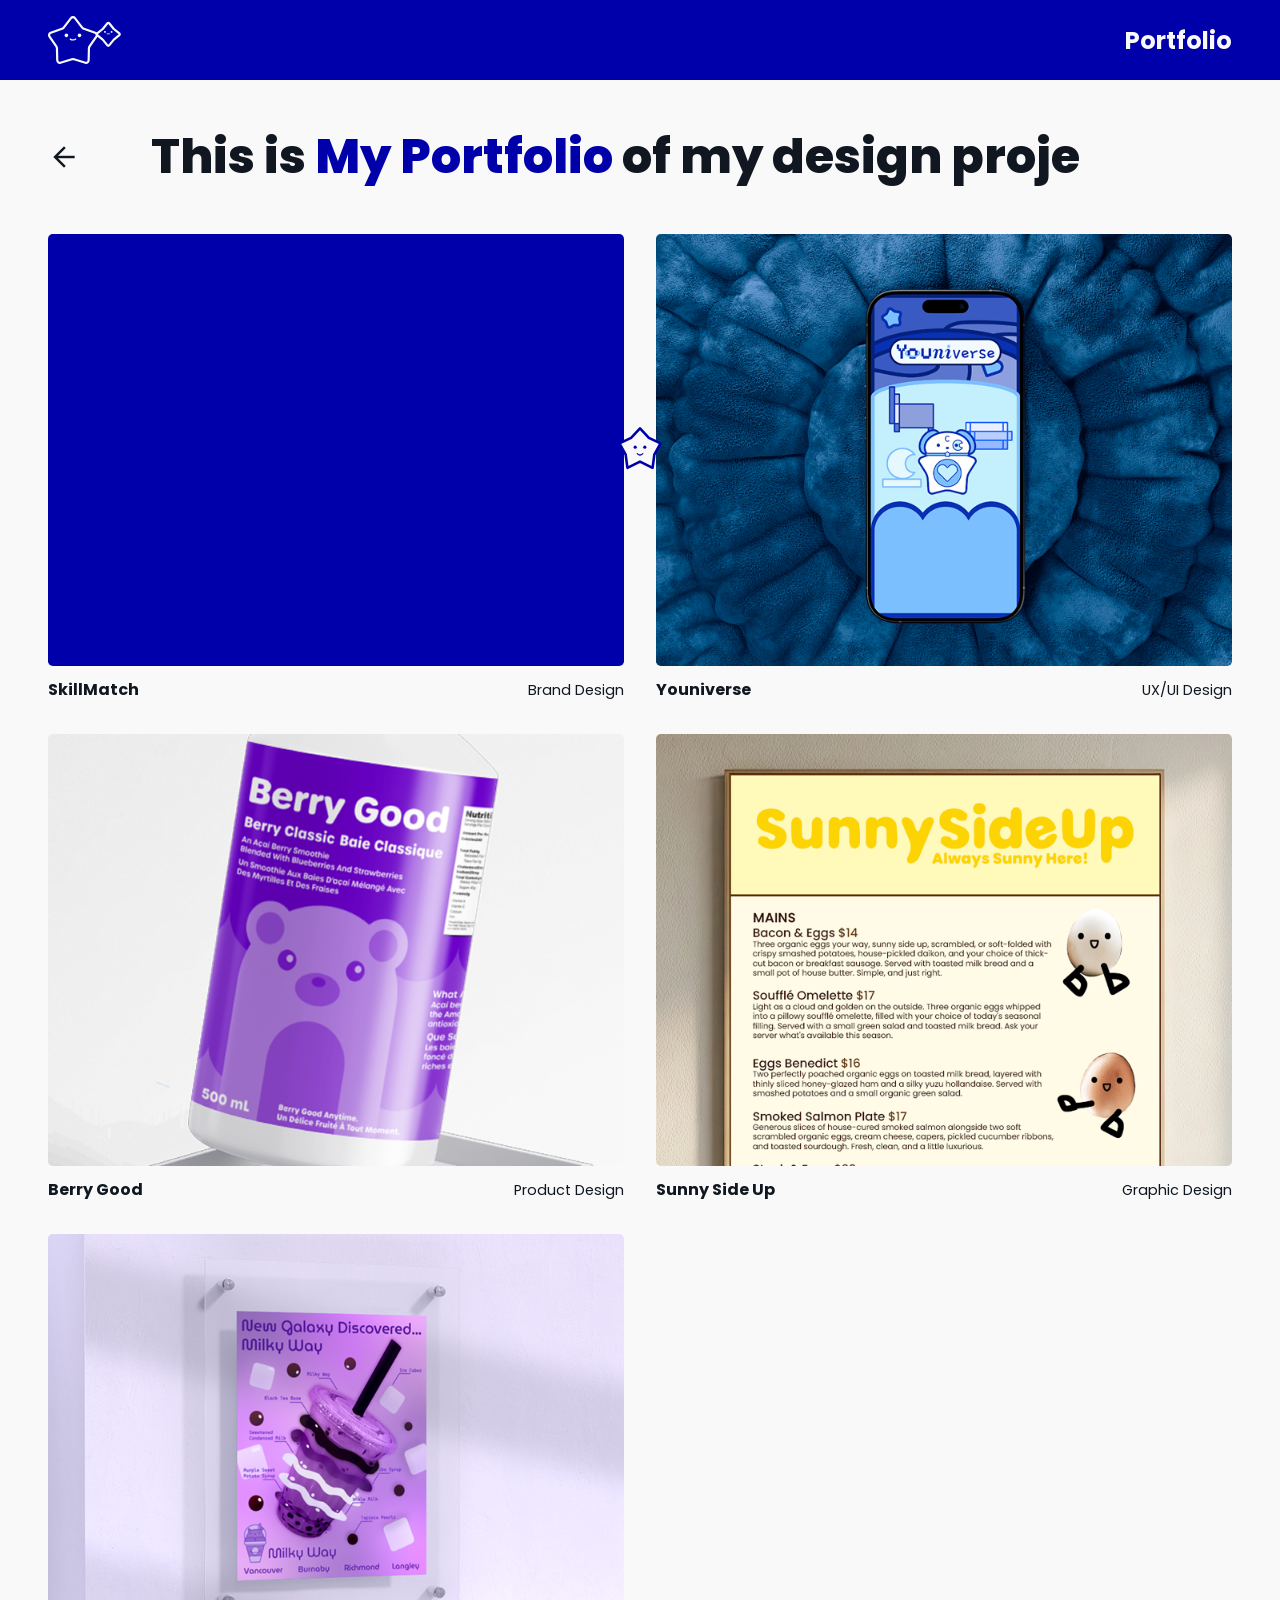
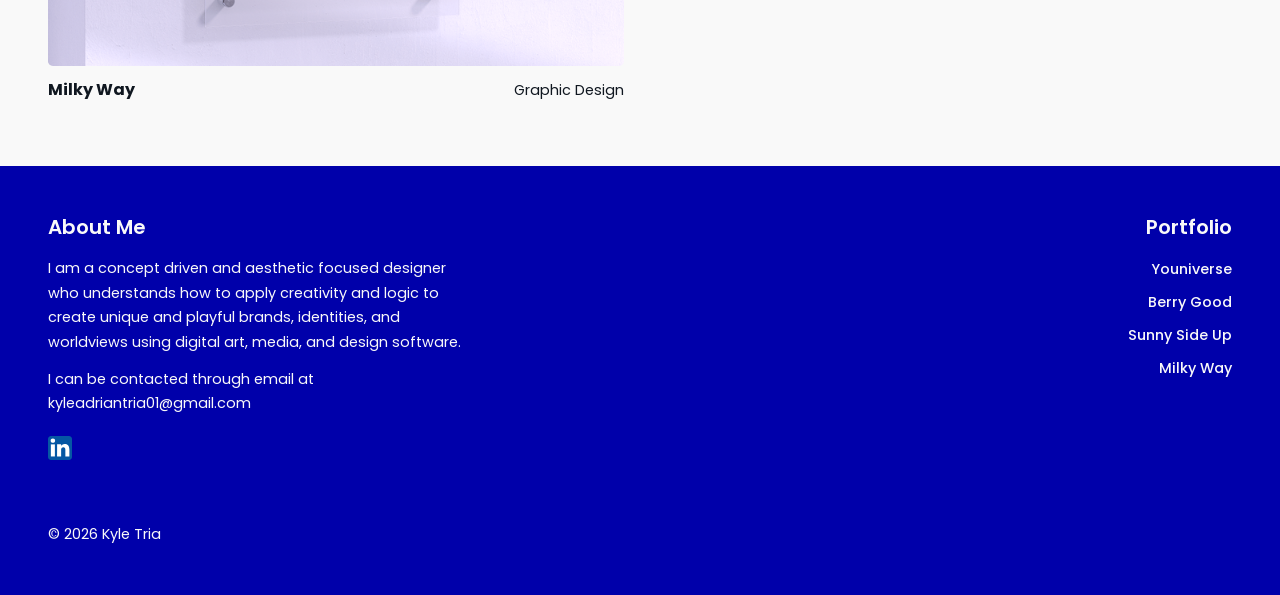
<file: pages/portfolio.html>
<!DOCTYPE html>
<html lang="en">
<head>
  <meta charset="UTF-8" />
  <meta name="viewport" content="width=device-width, initial-scale=1.0" />
  <title>Portfolio</title>
  <link rel="stylesheet" href="../styles/global.css" />
  <link rel="stylesheet" href="../styles/portfolio.css" />
  <link rel="stylesheet" href="../cursor/cursor.css" />
  <link rel="apple-touch-icon" sizes="180x180" href="../favicon/apple-touch-icon.png">
  <link rel="icon" type="image/png" sizes="32x32" href="../favicon/favicon-32x32.png">
  <link rel="icon" type="image/png" sizes="16x16" href="../favicon/favicon-16x16.png">
  <link rel="manifest" href="../favicon/site.webmanifest">
  <script src="https://cdnjs.cloudflare.com/ajax/libs/gsap/3.12.5/gsap.min.js"></script>
</head>
<body>

  <header class="header">
    <a href="../index.html" class="header__logo" aria-label="Home">
      <img src="../assets/Index/Logo.svg" alt="Personal Branding Logo" data-cursor="view" data-label="View Welcome Page?"></img>
    </a>
    <a href="../pages/portfolio.html" class="header__nav-link" data-cursor="view" data-label="View Portfolio?">Portfolio</a>
  </header>

  <main class="portfolio">

    <div class="portfolio__page-header">
      <button class="back-btn" onclick="history.back()">
        <span class="material-symbols-outlined" data-cursor="view" data-label="Go Back?">arrow_back</span>
      </button>
      <h1 class="portfolio__heading">
        This is <span class="portfolio__heading--accent">My Portfolio</span> of my design projects!
      </h1>
    </div>

    <div class="portfolio__grid">

      <!-- When adding project remove onclick="return false;", properly fill in alt="" and adjust the cursor. -->
      <a href="#" onclick="return false;" class="portfolio__item" data-cursor="soon" data-label="SkillMatch Coming Soon!">
        <div class="portfolio__item-img-wrap">
          <img src="../assets/Portfolio/Portfolio Placeholder Card.svg" alt="" class="portfolio__item-img" />
        </div>
        <div class="portfolio__item-meta">
          <span class="portfolio__item-name">SkillMatch</span>
          <span class="portfolio__item-type">Brand Design</span>
        </div>
      </a>

      <a href="../pages/youniverse.html" class="portfolio__item" data-cursor="view" data-label="View Youniverse?">
        <div class="portfolio__item-img-wrap">
          <img src="../assets/Youniverse/Youniverse Project Card Image.png" alt="Youniverse project" class="portfolio__item-img" />
        </div>
        <div class="portfolio__item-meta">
          <span class="portfolio__item-name">Youniverse</span>
          <span class="portfolio__item-type">UX/UI Design</span>
        </div>
      </a>

      <a href="../pages/berrygood.html" class="portfolio__item" data-cursor="view" data-label="View Berry Good?">
        <div class="portfolio__item-img-wrap">
          <img src="../assets/Berry Good/Berry Good Project Card Image.png" alt="Berry Good project" class="portfolio__item-img" />
        </div>
        <div class="portfolio__item-meta">
          <span class="portfolio__item-name">Berry Good</span>
          <span class="portfolio__item-type">Product Design</span>
        </div>
      </a>

      <a href="../pages/sunnysideup.html" class="portfolio__item" data-cursor="view" data-label="View Sunny Side Up?">
        <div class="portfolio__item-img-wrap">
          <img src="../assets/Sunny Side Up/Sunny Side Up Project Card Image.png" alt="Sunny Side Up project" class="portfolio__item-img" />
        </div>
        <div class="portfolio__item-meta">
          <span class="portfolio__item-name">Sunny Side Up</span>
          <span class="portfolio__item-type">Graphic Design</span>
        </div>
      </a>

      <a href="../pages/milkyway.html" class="portfolio__item" data-cursor="view" data-label="View Milky Way?">
        <div class="portfolio__item-img-wrap">
          <img src="../assets/Milky Way/Milky Way Project Card Image.png" alt="Milky Way project" class="portfolio__item-img" />
        </div>
        <div class="portfolio__item-meta">
          <span class="portfolio__item-name">Milky Way</span>
          <span class="portfolio__item-type">Graphic Design</span>
        </div>
      </a>

    </div>

  </main>

  <footer class="footer">
    <div class="footer__about">
      <h4>About Me</h4>
      <p>I am a concept driven and aesthetic focused designer who understands how to apply creativity and logic to create unique and playful brands, identities, and worldviews using digital art, media, and design software.</p>
      <p>I can be contacted through email at kyleadriantria01@gmail.com</p>
      <a href="https://www.linkedin.com/in/kyle-tria-987b28381" class="footer__linkedin" aria-label="LinkedIn" data-cursor="view" data-label="View LinkedIn?">
        <img src="../assets/Index/LinkedIn Logo.svg" alt="LinkedIn" />
      </a>
    </div>

    <div class="footer__nav">
      <h4>
        <a href="pages/portfolio.html" data-cursor="view" data-label="View Portfolio?">Portfolio</a>
      </h4>
      <ul class="footer__nav-list">
        <li><a href="../pages/youniverse.html" data-cursor="view" data-label="View Youniverse?">Youniverse</a></li>
        <li><a href="../pages/berrygood.html" data-cursor="view" data-label="View Berry Good?">Berry Good</a></li>
        <li><a href="../pages/sunnysideup.html" data-cursor="view" data-label="View Sunny Side Up?">Sunny Side Up</a></li>
        <li><a href="../pages/milkyway.html" data-cursor="view" data-label="View Milky Way?">Milky Way</a></li>
      </ul>
    </div>

    <p class="footer__copy">© 2026 Kyle Tria</p>
    
  </footer>

  <script src="../cursor/cursor.js"></script>

  <script>
    function typeElement(element, delay = 0) {
      const text = element.textContent;
      element.textContent = "";
      const chars = text.split("");
      chars.forEach((char, i) => {
        const span = document.createElement("span");
        span.textContent = char;
        span.style.opacity = 0;
        element.appendChild(span);
        gsap.to(span, { opacity: 1, duration: 0, delay: delay + i * 0.05 });
      });
      return delay + chars.length * 0.05;
    }

    const heading = document.querySelector(".portfolio__heading");
    const accent = document.querySelector(".portfolio__heading--accent");

    const beforeSpan = document.createElement("span");
    beforeSpan.textContent = "This is ";
    const afterSpan = document.createElement("span");
    afterSpan.textContent = " of my design projects!";

    heading.innerHTML = "";
    heading.appendChild(beforeSpan);
    heading.appendChild(accent);
    heading.appendChild(afterSpan);

    let t = 0;
    t = typeElement(beforeSpan, t);
    t = typeElement(accent, t);
    typeElement(afterSpan, t);
  </script>

</body>
</html>
</file>
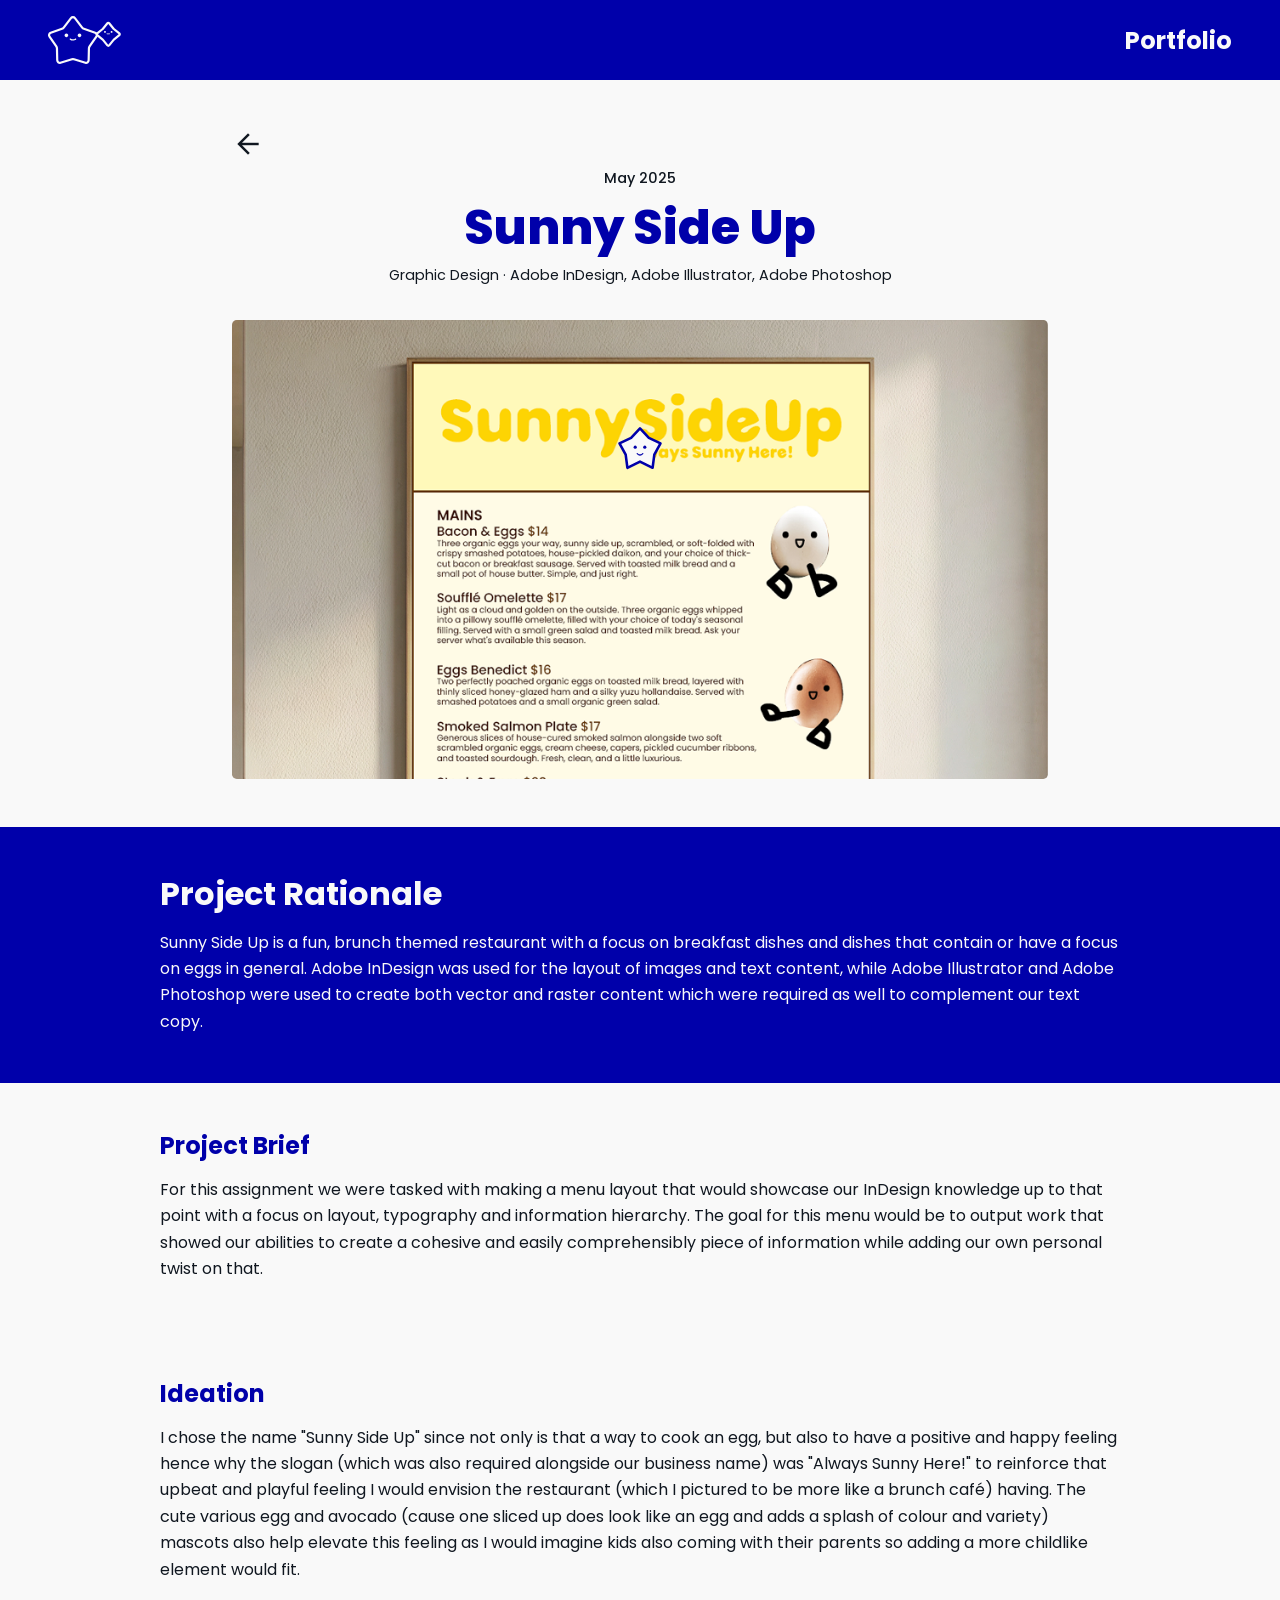
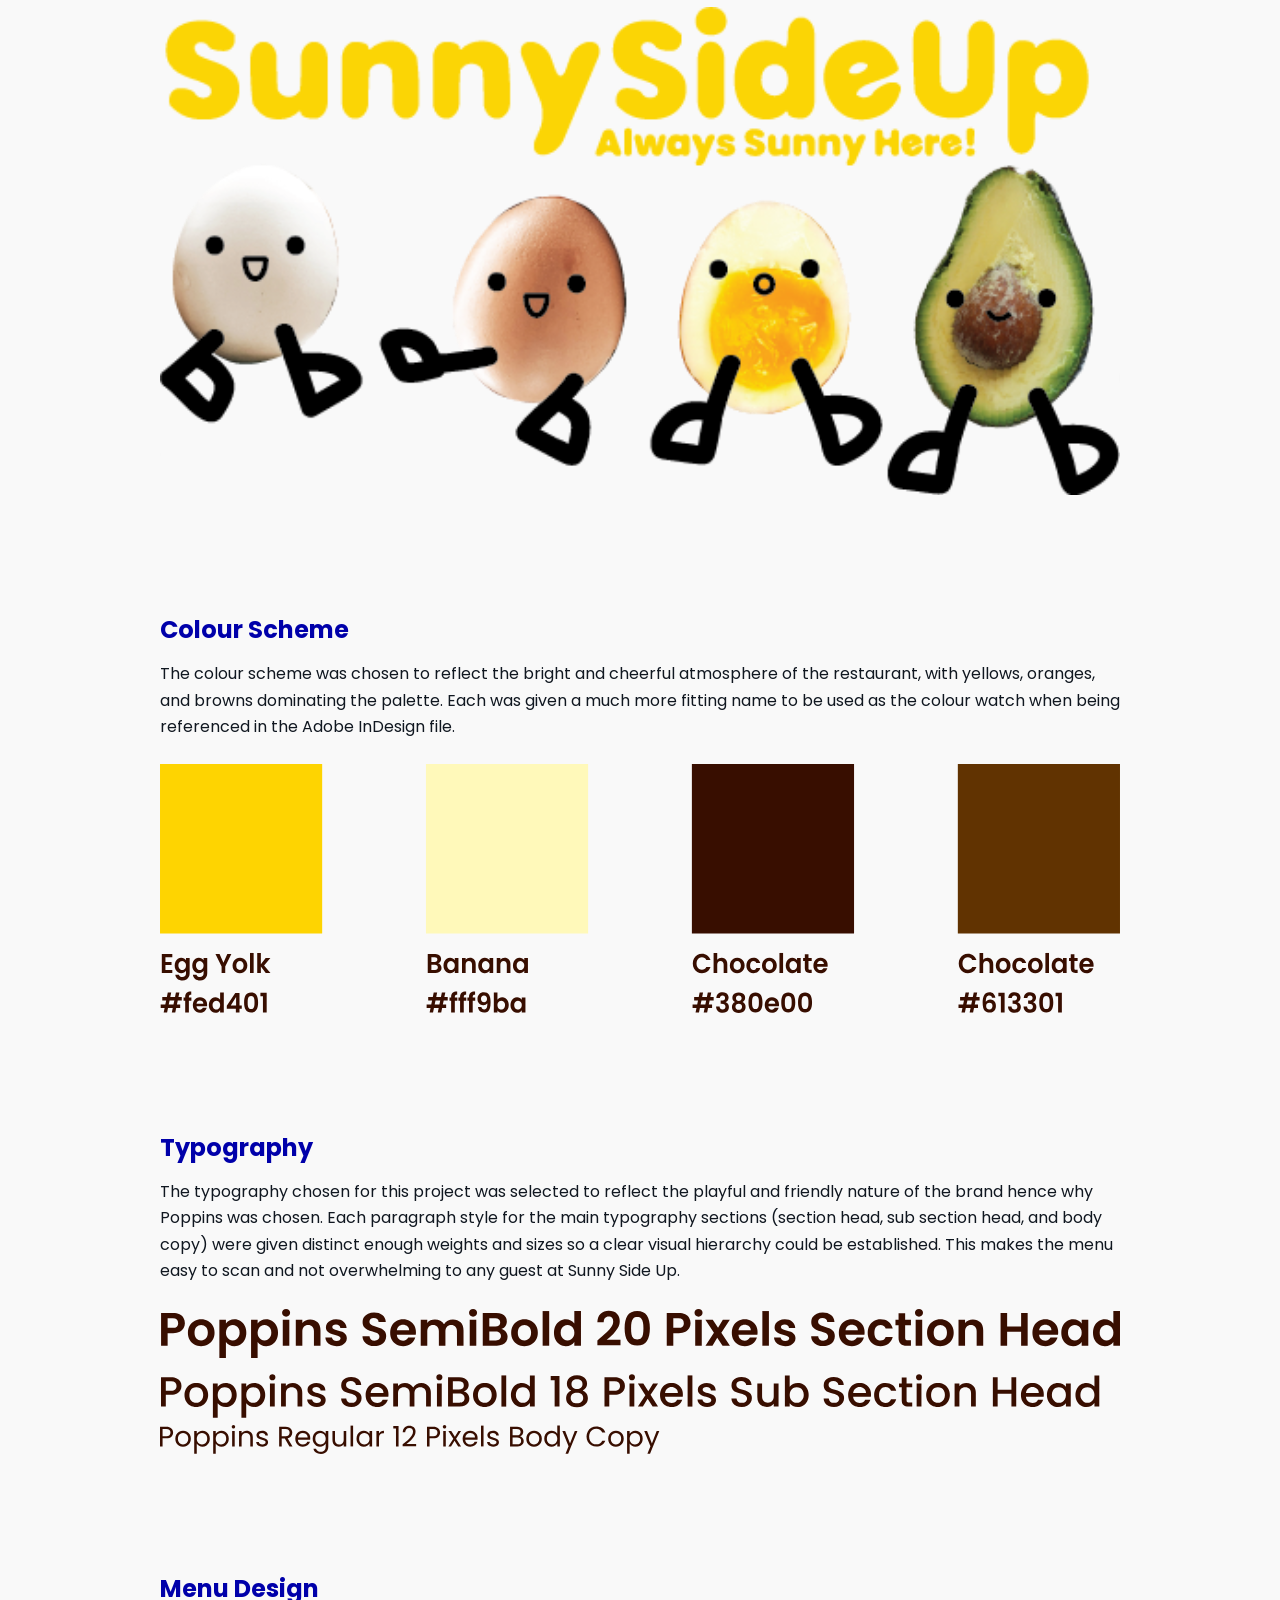
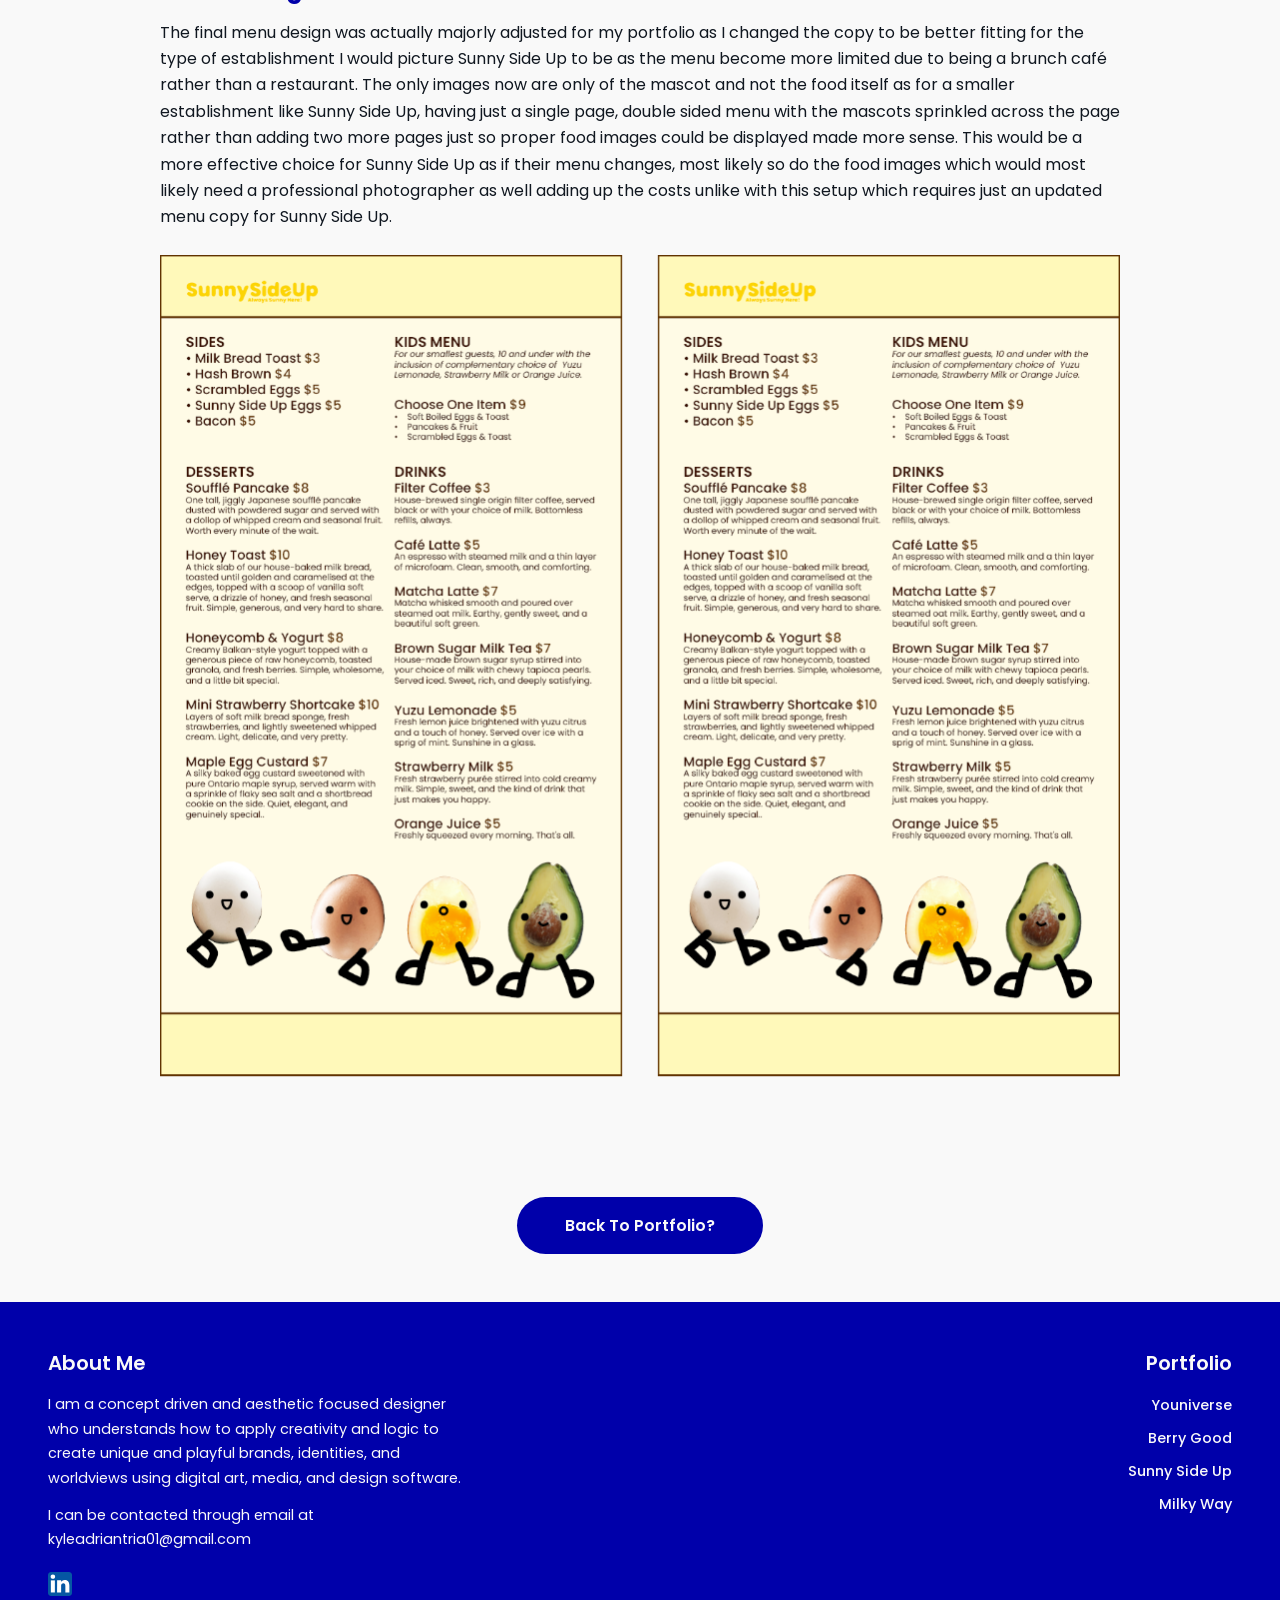
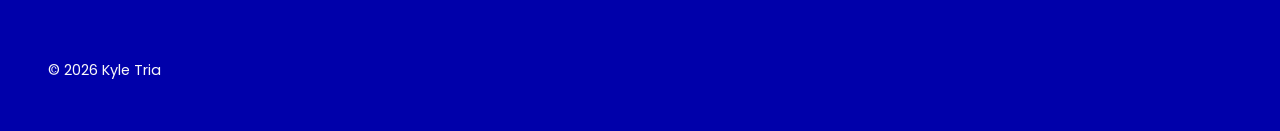
<file: pages/sunnysideup.html>
<!DOCTYPE html>
<html lang="en">
<head>
  <meta charset="UTF-8" />
  <meta name="viewport" content="width=device-width, initial-scale=1.0" />
  <title>Sunny Side Up</title>
  <link rel="stylesheet" href="../styles/global.css" />
  <link rel="stylesheet" href="../styles/sunnysideup.css" />
  <link rel="stylesheet" href="../cursor/cursor.css" />
  <link rel="apple-touch-icon" sizes="180x180" href="../favicon/apple-touch-icon.png">
  <link rel="icon" type="image/png" sizes="32x32" href="../favicon/favicon-32x32.png">
  <link rel="icon" type="image/png" sizes="16x16" href="../favicon/favicon-16x16.png">
  <link rel="manifest" href="../favicon/site.webmanifest">
  <script src="https://cdnjs.cloudflare.com/ajax/libs/gsap/3.12.5/gsap.min.js"></script>
</head>
<body>

  <header class="header">
    <a href="../index.html" class="header__logo" aria-label="Home">
      <img src="../assets/Index/Logo.svg" alt="Personal Branding Logo" data-cursor="view" data-label="View Welcome Page?"></img>
    </a>
    <a href="../pages/portfolio.html" class="header__nav-link" data-cursor="view" data-label="View Portfolio?">Portfolio</a>
  </header>

  <main>

    <div class="project-header">
      <button class="back-btn" onclick="history.back()" data-cursor="view" data-label="Go Back?">
        <span class="material-symbols-outlined">arrow_back</span>
      </button>
      <p class="project-header__meta">May 2025</p>
      <h1 class="project-header__title">Sunny Side Up</h1>
      <p class="project-header__subtitle">Graphic Design · Adobe InDesign, Adobe Illustrator, Adobe Photoshop</p>
    </div>

    <div class="project-hero">
      <img src="../assets/Sunny Side Up/Sunny Side Up Project Card Image.png" alt="Sunny Side Up Project Image" class="project-hero__img" />
    </div>

    <section class="project-section project-section--blue">
      <div class="project-section__inner">
        <h2 class="project-section__heading">Project Rationale</h2>
        <div class="project-section__body">
          <p>Sunny Side Up is a fun, brunch themed restaurant with a focus on breakfast dishes and dishes that contain or have a focus on eggs in general. Adobe InDesign was used for the layout of images and text content, while Adobe Illustrator and Adobe Photoshop were used to create both vector and raster content which were required as well to complement our text copy.</p>
        </div>
      </div>
    </section>

    <section class="project-section">
      <div class="project-section__inner">
        <h3 class="project-section__heading">Project Brief</h3>
        <div class="project-section__body">
          <p>For this assignment we were tasked with making a menu layout that would showcase our InDesign knowledge up to that point with a focus on layout, typography and information hierarchy. The goal for this menu would be to output work that showed our abilities to create a cohesive and easily comprehensibly piece of information while adding our own personal twist on that.</p>
        </div>
      </div>
    </section>

    <section class="project-section">
      <div class="project-section__inner">
        <h3 class="project-section__heading">Ideation</h3>
        <div class="project-section__body">
          <p>I chose the name "Sunny Side Up" since not only is that a way to cook an egg, but also to have a positive and happy feeling hence why the slogan (which was also required alongside our business name) was "Always Sunny Here!" to reinforce that upbeat and playful feeling I would envision the restaurant (which I pictured to be more like a brunch café) having. The cute various egg and avocado (cause one sliced up does look like an egg and adds a splash of colour and variety) mascots also help elevate this feeling as I would imagine kids also coming with their parents so adding a more childlike element would fit.</p>
          <img src="../assets/Sunny Side Up/Sunny Side Up Ideation.svg" alt="Sunny Side Up logo and mascots" class="project-section__img" />
        </div>
      </div>
    </section>

    <section class="project-section">
      <div class="project-section__inner">
        <h3 class="project-section__heading">Colour Scheme</h3>
        <div class="project-section__body">
          <p>The colour scheme was chosen to reflect the bright and cheerful atmosphere of the restaurant, with yellows, oranges, and browns dominating the palette. Each was given a much more fitting name to be used as the colour watch when being referenced in the Adobe InDesign file.</p>
          <img src="../assets/Sunny Side Up/Sunny Side Up Colour Scheme.svg" alt="Sunny Side Up colour scheme" class="project-section__img" />
        </div>
      </div>
    </section>

    <section class="project-section">
      <div class="project-section__inner">
        <h3 class="project-section__heading">Typography</h3>
        <div class="project-section__body">
          <p>The typography chosen for this project was selected to reflect the playful and friendly nature of the brand hence why Poppins was chosen. Each paragraph style for the main typography sections (section head, sub section head, and body copy) were given distinct enough weights and sizes so a clear visual hierarchy could be established. This makes the menu easy to scan and not overwhelming to any guest at Sunny Side Up.</p>
          <img src="../assets/Sunny Side Up/Sunny Side Up Typography.svg" alt="Sunny Side Up typography" class="project-section__img" />
        </div>
      </div>
    </section>

    <section class="project-section">
      <div class="project-section__inner">
        <h3 class="project-section__heading">Menu Design</h3>
        <div class="project-section__body">
          <p>The final menu design was actually majorly adjusted for my portfolio as I changed the copy to be better fitting for the type of establishment I would picture Sunny Side Up to be as the menu become more limited due to being a brunch café rather than a restaurant. The only images now are only of the mascot and not the food itself as for a smaller establishment like Sunny Side Up, having just a single page, double sided menu with the mascots sprinkled across the page rather than adding two more pages just so proper food images could be displayed made more sense. This would be a more effective choice for Sunny Side Up as if their menu changes, most likely so do the food images which would most likely need a professional photographer as well adding up the costs unlike with this setup which requires just an updated menu copy for Sunny Side Up.</p>
          <img src="../assets/Sunny Side Up/Sunny Side Up Menu Design.svg" alt="Sunny Side Up final menu design" class="project-section__img" />
        </div>
      </div>
    </section>

    <div class="project-footer-cta">
        <a href="../pages/portfolio.html" class="project-btn" data-cursor="view" data-label="Go Back To Portfolio?">Back To Portfolio?</a>
    </div>

  </main>

  <footer class="footer">

    <div class="footer__about">
      <h4>About Me</h4>
      <p>I am a concept driven and aesthetic focused designer who understands how to apply creativity and logic to create unique and playful brands, identities, and worldviews using digital art, media, and design software.</p>
      <p>I can be contacted through email at kyleadriantria01@gmail.com</p>
      <a href="https://www.linkedin.com/in/kyle-tria-987b28381" class="footer__linkedin" aria-label="LinkedIn" data-cursor="view" data-label="View LinkedIn?">
        <img src="../assets/Index/LinkedIn Logo.svg" alt="LinkedIn" />
      </a>
    </div>

    <div class="footer__nav">
      <h4>
        <a href="pages/portfolio.html" data-cursor="view" data-label="View Portfolio?">Portfolio</a>
      </h4>
      <ul class="footer__nav-list">
        <li><a href="../pages/youniverse.html" data-cursor="view" data-label="View Youniverse?">Youniverse</a></li>
        <li><a href="../pages/berrygood.html" data-cursor="view" data-label="View Berry Good?">Berry Good</a></li>
        <li><a href="../pages/sunnysideup.html" data-cursor="view" data-label="View Sunny Side Up?">Sunny Side Up</a></li>
        <li><a href="../pages/milkyway.html" data-cursor="view" data-label="View Milky Way?">Milky Way</a></li>
      </ul>
    </div>

    <p class="footer__copy">© 2026 Kyle Tria</p>

  </footer>

  <script src="../cursor/cursor.js"></script>

  <script>
    function typeElement(element, delay = 0) {
      const text = element.textContent;
      element.textContent = "";
      text.split("").forEach((char, i) => {
        const span = document.createElement("span");
        span.textContent = char;
        span.style.opacity = 0;
        element.appendChild(span);
        gsap.to(span, { opacity: 1, duration: 0, delay: delay + i * 0.05 });
      });
    }

    typeElement(document.querySelector(".project-header__title"));
  </script>

</body>
</html>
</file>
<file: styles/global.css>
@import url('https://fonts.googleapis.com/css2?family=Poppins:wght@400;500;600;700;800&display=swap');
@import url('https://fonts.googleapis.com/css2?family=Material+Symbols+Outlined:opsz,wght,FILL,GRAD@20..48,100..700,0..1,-50..200&display=swap');

*, *::before, *::after {
  box-sizing: border-box;
  margin: 0;
  padding: 0;
}

:root {
  --primary: #0000aa;
  --background: #f9f9f9;
  --text: #101720;
  --font: 'Poppins', sans-serif;
}

body {
  font-family: var(--font);
  background-color: var(--background);
  color: var(--text);
  min-height: 100vh;
  display: flex;
  flex-direction: column;
}

img {
  display: block;
  max-width: 100%;
}

a {
  text-decoration: none;
  color: inherit;
}

h1 {
  font-size: 3rem;
  font-weight: 800;
  line-height: 1.2;
}

h2 {
  font-size: 2rem;
  font-weight: 700;
  line-height: 1.2;
}

h3 {
  font-size: 1.5rem;
  font-weight: 700;
  line-height: 1.25;
}

h4 {
  font-size: 1.25rem;
  font-weight: 600;
  line-height: 1.3;
}

h5 {
  font-size: 1rem;
  font-weight: 600;
  line-height: 1.4;
}

p {
  font-size: 1rem;
  font-weight: 400;
  line-height: 1.65;
}

.note {
  font-size: 0.875rem;
  font-weight: 400;
}

.header {
  background-color: var(--primary);
  display: flex;
  align-items: center;
  justify-content: space-between;
  padding: 1rem 3rem;
  position: sticky;
  top: 0;
  z-index: 100;
}

.header__logo {
  display: flex;
  align-items: center;
  transition: opacity 0.2s;
}

.header__logo:hover {
  opacity: 0.5;
}

.header__logo img {
  height: 3rem;
  width: auto;
}

.header__nav-link {
  color: var(--background);
  font-weight: 700;
  font-size: 1.5rem;
  transition: opacity 0.2s;
}

.header__nav-link:hover {
  opacity: 0.5;
}

.footer {
  background-color: var(--primary);
  color: var(--background);
  padding: 3rem;
  margin-top: auto;
  display: grid;
  grid-template-columns: 1fr 1fr;
  gap: 2rem;
}

.footer__about h4 {
  margin-bottom: 1rem;
}

.footer__about p {
  font-size: 0.9rem;
  line-height: 1.7;
  max-width: 27rem;
}

.footer__about p + p {
  margin-top: 0.8rem;
}

.footer__linkedin {
  display: inline-flex;
  align-items: center;
  margin-top: 1.25rem;
  transition: opacity 0.2s;
}

.footer__linkedin:hover {
  opacity: 0.5;
}

.footer__linkedin img {
  height: 1.5rem;
  width: 1.5rem;
}

.footer__nav h4 {
  margin-bottom: 1rem;
  text-align: right;
}

.footer__nav h4:hover {
  opacity: 0.5;
}

.footer__nav-list {
  list-style: none;
  text-align: right;
}

.footer__nav-list li {
  margin-bottom: 0.5rem;
}

.footer__nav-list a {
  color: var(--background);
  font-size: 0.9rem;
  font-weight: 500;
  transition: opacity 0.2s;
}

.footer__nav-list a:hover {
  opacity: 0.5;
}

.footer__copy {
  grid-column: 1 / -1;
  font-size: 0.9rem;
  padding-top: 1.5rem;
}

.back-btn {
  display: inline-flex;
  align-items: center;
  background: none;
  border: none;
  font-family: var(--font);
  color: var(--text);
  padding: 0;
  transition: opacity 0.2s;
}

.back-btn:hover {
  opacity: 0.5;
}

.back-btn .material-symbols-outlined {
  font-size: 2rem;
}

.project-header {
  padding: 3rem 3rem 0;
  max-width: 57rem;
  margin-left: auto;
  margin-right: auto;
  width: 100%;
}

.project-header__meta {
  font-size: 0.9rem;
  font-weight: 500;
  margin-bottom: 0.5rem;
  text-align: center;
}

.project-header__title {
  text-align: center;
  color: var(--primary);
  margin-bottom: 0.5rem;
}

.project-header__title-alternate {
  text-align: center;
  color: var(--text);
  margin-bottom: 0.5rem;
}

.project-header__subtitle {
  text-align: center;
  font-size: 0.9rem;
  font-weight: 400;
  margin-bottom: 2rem;
}

.project-hero {
  padding: 0 3rem 3rem;
  max-width: 57rem;
  margin-left: auto;
  margin-right: auto;
  width: 100%;
}

.project-hero__img {
  width: 100%;
  max-height: 33rem;
  object-fit: cover;
  border-radius: 0.3rem;
}

.project-section {
  padding: 3rem 3rem;
}

.project-section--blue {
  background-color: var(--primary);
  color: var(--background);
}

.project-section__inner {
  max-width: 60rem;
  margin-left: auto;
  margin-right: auto;
  width: 100%;
}

.project-section__heading {
  color: var(--primary);
  margin-bottom: 1rem;
}

.project-section--blue .project-section__heading {
  color: var(--background);
}

.project-section__body {
  display: flex;
  flex-direction: column;
  width: 100%;
}

.project-section__img {
  width: 100%;
  margin-top: 1.5rem;
  margin-bottom: 1.5rem;
}

.project-footer-cta {
  padding: 3rem;
  display: flex;
  justify-content: center;
}

.project-btn {
  display: inline-flex;
  align-items: center;
  justify-content: center;
  background-color: var(--primary);
  color: var(--background);
  font-family: var(--font);
  font-size: 1rem;
  font-weight: 600;
  padding: 1rem 3rem;
  border-radius: 3rem;
  border: none;
  transition: opacity 0.2s;
  text-decoration: none;
}

.project-btn:hover {
  opacity: 0.5;
}


/* tablet */
@media (max-width: 900px) {
  .header {
    padding: 1rem 2rem;
  }

  .footer {
    padding: 3rem 2rem;
  }

  h1 {
    font-size: 2rem;
  }

  h2 {
    font-size: 1.5rem;
  }

  h3 {
    font-size: 1.25rem;
  }

  .project-header {
    padding: 2rem 2rem 0;
  }

  .project-hero {
    padding: 0 2rem 3rem;
  }

  .project-section {
    padding: 2rem;
  }

  .project-footer-cta {
    padding: 3rem 2rem;
  }
}

/* mobile */
@media (max-width: 560px) {
  .header {
    padding: 0.8rem 1.25rem;
  }

  .header__logo img {
    height: 3rem;
  }

  .footer {
    grid-template-columns: 1fr;
    padding: 2rem 1.25rem;
  }

  .footer__nav h4 {
    text-align: left;
  }

  .footer__nav-list {
    text-align: left;
  }

  h1 {
    font-size: 1.5rem;
  }

  h2 {
    font-size: 1.25rem;
  }

  h3 {
    font-size: 1.125rem;
  }

  .project-header {
    padding: 1.5rem 1.25rem 0;
  }

  .project-hero {
    padding: 0 1.25rem 2rem;
  }

  .project-section {
    padding: 1.5rem 1.25rem;
  }

  .project-footer-cta {
    padding: 2rem 1.25rem;
  }
}
</file>
<file: styles/index.css>
.home__intro {
  padding: 3.5rem 3rem 1.5rem;
  text-align: center;
}

.home__intro-heading {
  font-size: 3rem;
  font-weight: 800;
  color: var(--text);
  line-height: 1.2;
}

.home__intro-heading--accent {
  color: var(--primary);
}

.home__hero-img {
  padding: 0 3rem;
}

.home__hero-illustration {
  width: 100%;
  max-height: auto;
  border-radius: 0.4rem;
  object-fit: cover;
}

.home__bio {
  padding: 3rem 3rem;
  max-width: 54rem;
  margin: 0 auto;
}

.home__bio-text {
  font-size: 1.4rem;
  font-weight: 700;
  line-height: 2;
}

.home__bio-text--accent {
  color: var(--primary);
  font-weight: 800;
}

.home__portfolio-preview {
  padding: 0 3rem 4rem;
}

.home__portfolio-heading {
  font-size: 2rem;
  font-weight: 700;
  margin-bottom: 2rem;
}

.home__portfolio-heading--accent {
  color: var(--primary);
}

.carousel {
  display: flex;
  align-items: center;
  gap: 1rem;
}

.carousel__btn {
  background: none;
  border: none;
  cursor: pointer;
  flex-shrink: 0;
  padding: 0;
  line-height: 1;
  display: flex;
  align-items: center;
  transition: opacity 0.2s;
}

.carousel__btn:hover {
  opacity: 0.5;
}

.carousel__btn .material-symbols-outlined {
  font-size: 3rem;
  color: var(--primary);
  font-variation-settings: 'FILL' 0, 'wght' 300, 'GRAD' 0, 'opsz' 48;
}

.carousel__track-wrapper {
  overflow: hidden;
  flex: 1;
}

.carousel__track {
  display: flex;
  gap: 1.5rem;
  transition: transform 0.4s cubic-bezier(0.4, 0, 0.2, 1);
}

.carousel__slide {
  flex: 0 0 calc(50% - 0.75rem);
}

.carousel__item {
  display: block;
  color: var(--text);
}

.carousel__item-img-wrap {
  width: 100%;
  aspect-ratio: 4 / 3;
  overflow: hidden;
  border-radius: 0.5rem;
  background: #e8e8f0;
}

.carousel__item-img {
  width: 100%;
  height: 100%;
  object-fit: cover;
  transition: transform 0.35s ease;
}

.carousel__item:hover .carousel__item-img {
  transform: scale(1.03);
}

.carousel__item-meta {
  display: flex;
  justify-content: space-between;
  align-items: baseline;
  margin-top: 0.7rem;
}

.carousel__item-name {
  font-size: 1rem;
  font-weight: 700;
}

.carousel__item-type {
  font-size: 0.9rem;
  font-weight: 400;
}

/* tablet */
@media (max-width: 900px) {
  .home__intro {
    padding: 3rem 2rem 1.25rem;
  }

  .home__intro-heading {
    font-size: 2rem;
  }

  .home__hero-img {
    padding: 0 2rem;
  }

  .home__bio {
    padding: 2rem;
  }

  .home__bio-text {
    font-size: 1.125rem;
  }

  .home__portfolio-preview {
    padding: 0 2rem 3rem;
  }
}

/* mobile */
@media (max-width: 560px) {
  .home__intro {
    padding: 2rem 1.25rem 1rem;
    text-align: left;
  }

  .home__intro-heading {
    font-size: 1.7rem;
  }

  .home__hero-img {
    padding: 0 1.25rem;
  }

  .home__bio {
    padding: 1.5rem 1.25rem;
  }

  .home__bio-text {
    font-size: 1rem;
  }

  .home__portfolio-preview {
    padding: 0 1.25rem 2.5rem;
  }

  .home__portfolio-heading {
    font-size: 1.375rem;
  }

  .carousel__slide {
    flex: 0 0 100%;
  }

  .carousel__btn .material-symbols-outlined {
    font-size: 2rem;
  }
}
</file>
<file: cursor/cursor.css>
* {
  cursor: none;
}

@media (pointer: coarse) {
  * {
    cursor: auto;
  }
}

.star-cursor {
  position: fixed;
  top: 0;
  left: 0;
  pointer-events: none;
  z-index: 9999;
  translate: -50% -50%;
}

.star-cursor__svg {
  width: 3rem;
  height: 3rem;
  overflow: visible;
  display: block;
  transition:
    width  0.35s cubic-bezier(0.34, 1.56, 0.64, 1),
    height 0.35s cubic-bezier(0.34, 1.56, 0.64, 1);
}

.star-cursor__shape {
  fill: var(--background);
  stroke: var(--primary);
  stroke-width: 0.4rem;
  stroke-linejoin: round;
}

.star-cursor__eye {
  fill: var(--primary);
}

.star-cursor__mouth {
  fill: none;
  stroke: var(--primary);
  stroke-width: 0.2rem;
  stroke-linecap: round;
}

.star-cursor--soon .star-cursor__mouth {
  fill: var(--primary);
  stroke: none;
}

.star-cursor--idle .star-cursor__svg {
  animation: spin 9s linear infinite;
}

.star-cursor--view .star-cursor__svg {
  width: 4rem;
  height: 4rem;
  animation: wiggle 1s ease-in-out infinite;
}

.star-cursor--soon .star-cursor__svg {
  width: 4rem;
  height: 4rem;
  animation: tilt 1.2s ease-in-out infinite;
}

.speech-bubble {
  position: fixed;
  top: 0;
  left: 0;
  pointer-events: none;
  z-index: 10000;
  transform: translateX(-50%);
  opacity: 0;
  transition: opacity 0.18s;
}

.speech-bubble--show {
  opacity: 1;
}

.speech-bubble__svg {
  overflow: visible;
  display: block;
}

.speech-bubble__rect {
  fill: var(--background);
  stroke: var(--primary);
  stroke-width: 0.3rem;
}

.speech-bubble__text {
  fill: var(--primary);
  font-family: var(--font);
  font-size: 1rem;
  font-weight: 500;
  line-height: 1.65;
}

/* animations */

@keyframes spin {
  to { transform: rotate(360deg); }
}

@keyframes wiggle {
  0%, 100% { transform: rotate(-9deg) scale(1); }
  50% { transform: rotate(9deg)  scale(1.2); }
}

@keyframes tilt {
  0%, 100% { transform: rotate(-7deg); }
  50% { transform: rotate(7deg); }
}
</file>
<file: styles/berrygood.css>
.berrygood__second-img {
  width: 100%;
  margin-top: 1rem;
  border-radius: 0.3rem;
}


/* tablet */
@media (max-width: 900px) {
  .berrygood__second-img {
    margin-top: 0.8rem;
  }
}

/* mobile */
@media (max-width: 560px) {
  .berrygood__second-img {
    margin-top: 0.7rem;
  }
}
</file>
<file: styles/milkyway.css>
/* tablet */
@media (max-width: 900px) {
  .project-section__img {
    margin-top: 1.3rem;
  }
}

/* mobile */
@media (max-width: 560px) {
  .project-section__img {
    margin-top: 1rem;
  }
}
</file>
<file: styles/portfolio.css>
.portfolio {
  padding: 3rem 3rem 4rem;
}

.portfolio__page-header {
  display: flex;
  align-items: center;
  gap: 1rem;
  margin-bottom: 3rem;
}

.portfolio__heading {
  flex: 1;
  text-align: center;
}

.portfolio__heading--accent {
  color: var(--primary);
}

.portfolio__grid {
  display: grid;
  grid-template-columns: repeat(2, 1fr);
  grid-auto-rows: auto;
  gap: 2rem;
}

.portfolio__item {
  display: block;
  color: var(--text);
}

.portfolio__item-img-wrap {
  width: 100%;
  aspect-ratio: 4 / 3;
  overflow: hidden;
  border-radius: 0.3rem;
  background: var(--background);
}

.portfolio__item-img {
  width: 100%;
  height: 100%;
  object-fit: cover;
  transition: transform 0.35s ease;
}

.portfolio__item:hover .portfolio__item-img {
  transform: scale(1.03);
}

.portfolio__item-meta {
  display: flex;
  justify-content: space-between;
  align-items: baseline;
  margin-top: 0.7rem;
}

.portfolio__item-name {
  font-size: 1rem;
  font-weight: 700;
}

.portfolio__item-type {
  font-size: 0.9rem;
  font-weight: 400;
}

/* tablet */
@media (max-width: 900px) {
  .portfolio {
    padding: 2rem 2rem 3rem;
  }

  .portfolio__heading {
    font-size: 2rem;
  }

  .portfolio__grid {
    gap: 1.5rem;
  }
}

/* mobile */
@media (max-width: 560px) {
  .portfolio {
    padding: 1.5rem 1.25rem 3rem;
  }

  .portfolio__page-header {
    flex-wrap: wrap;
  }

  .portfolio__heading {
    font-size: 4rem;
  }

  .portfolio__grid {
    grid-template-columns: 1fr;
    gap: 1.5rem;
  }
}
</file>
<file: styles/sunnysideup.css>
/* tablet */
@media (max-width: 900px) {
  .project-section__img {
    margin-top: 1.3rem;
  }
}

/* mobile */
@media (max-width: 560px) {
  .project-section__img {
    margin-top: 1rem;
  }
}
</file>
